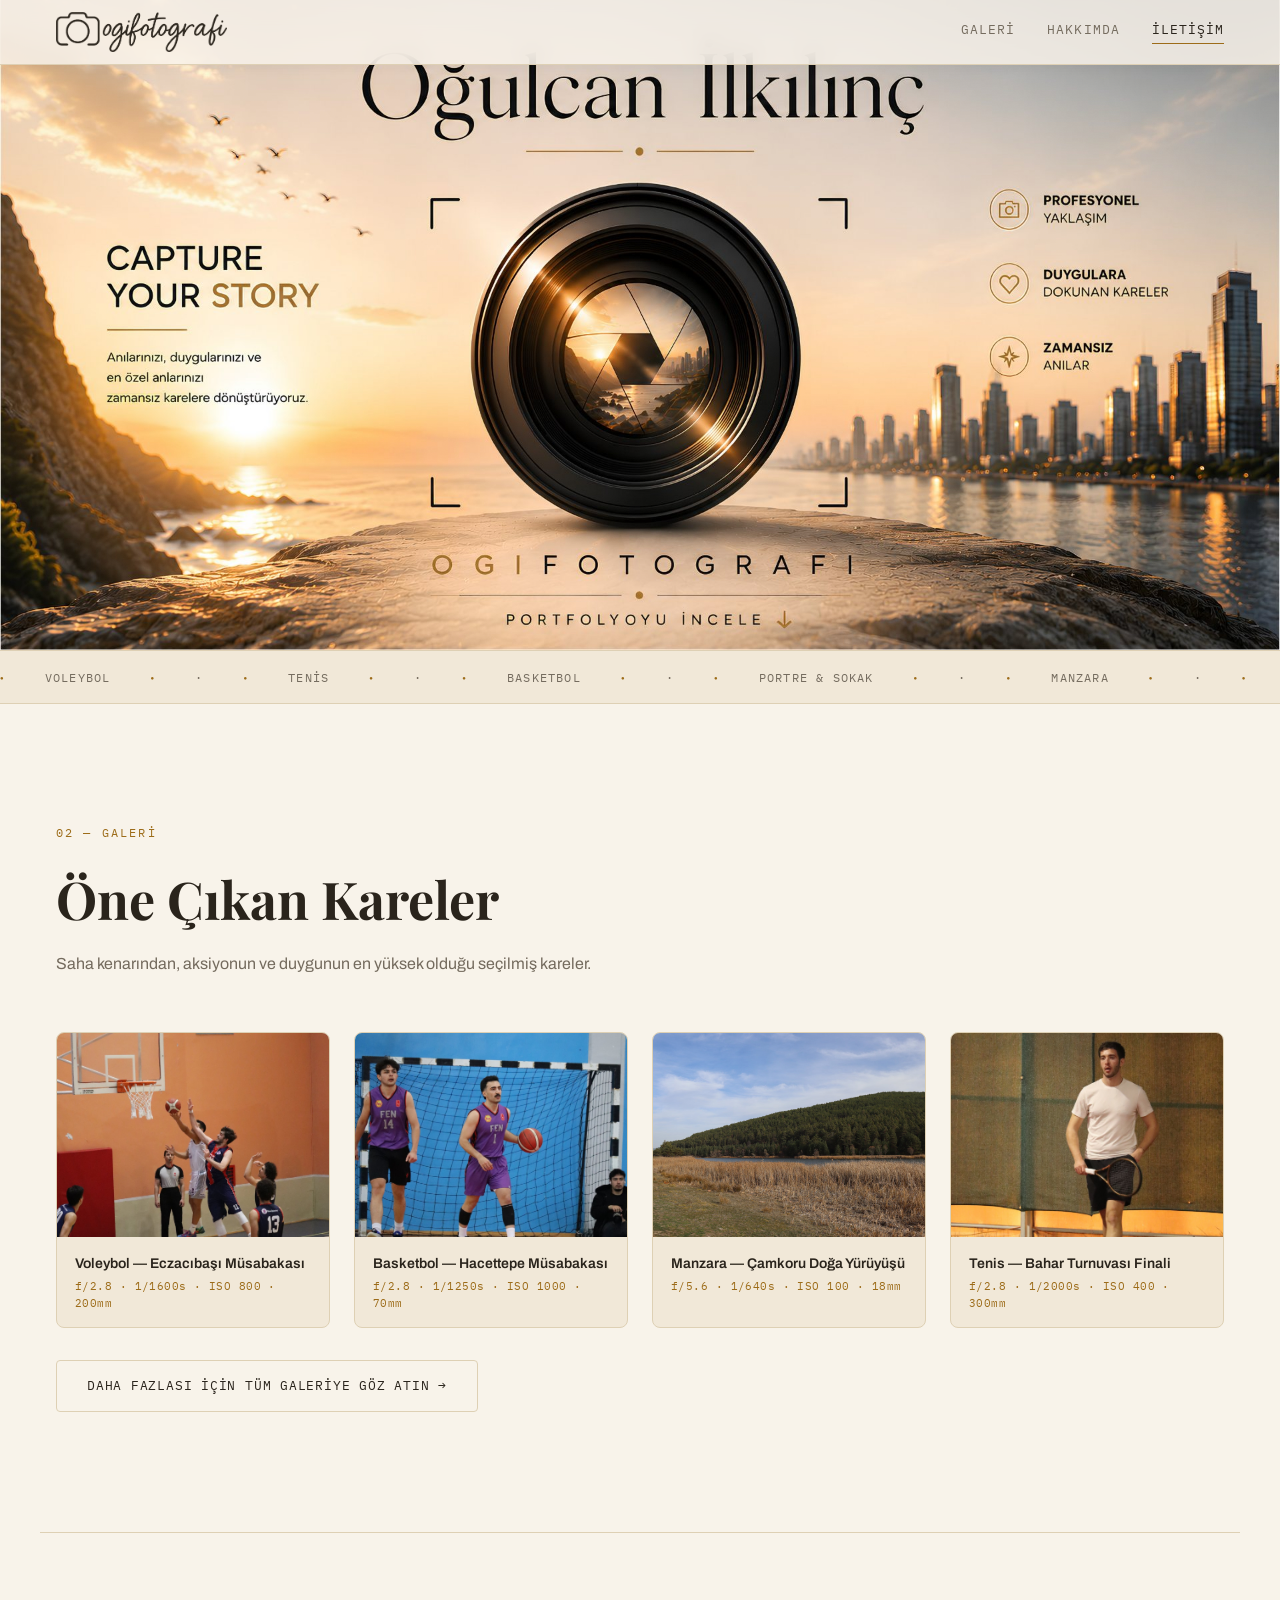
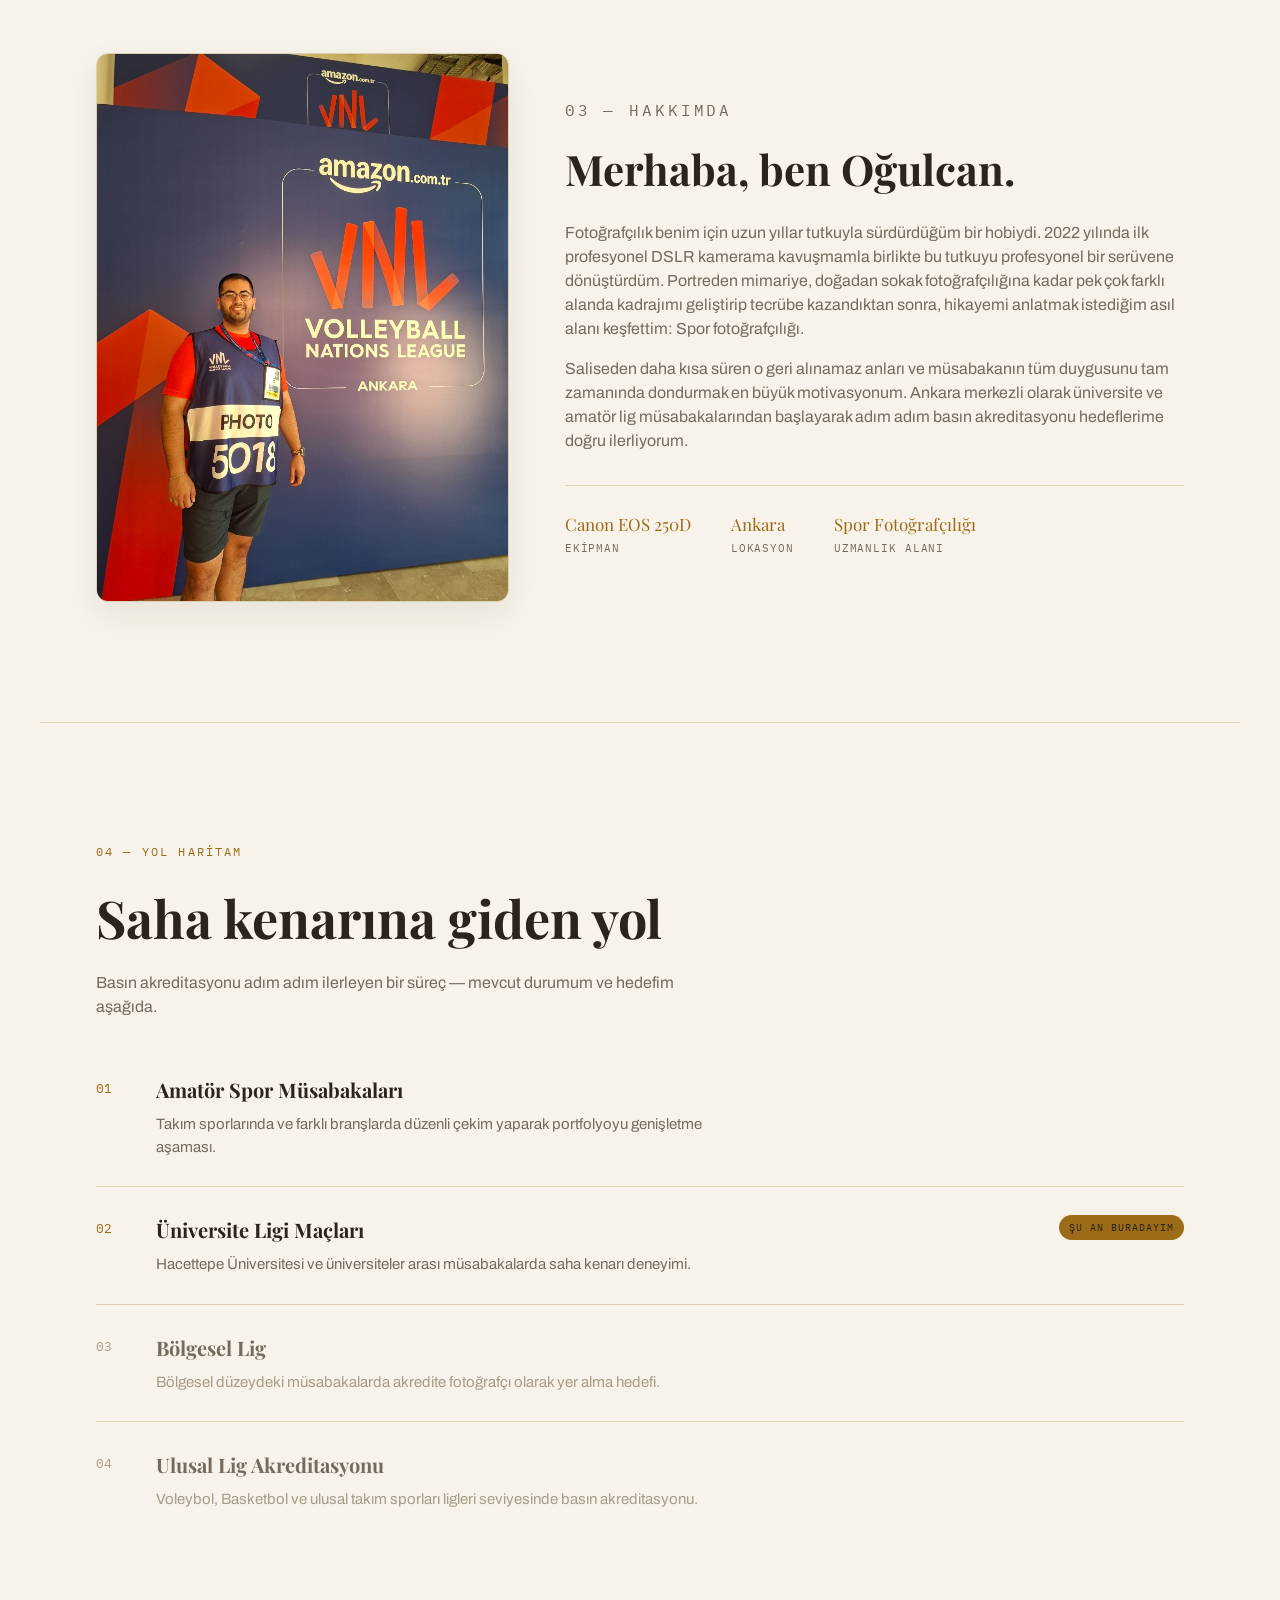
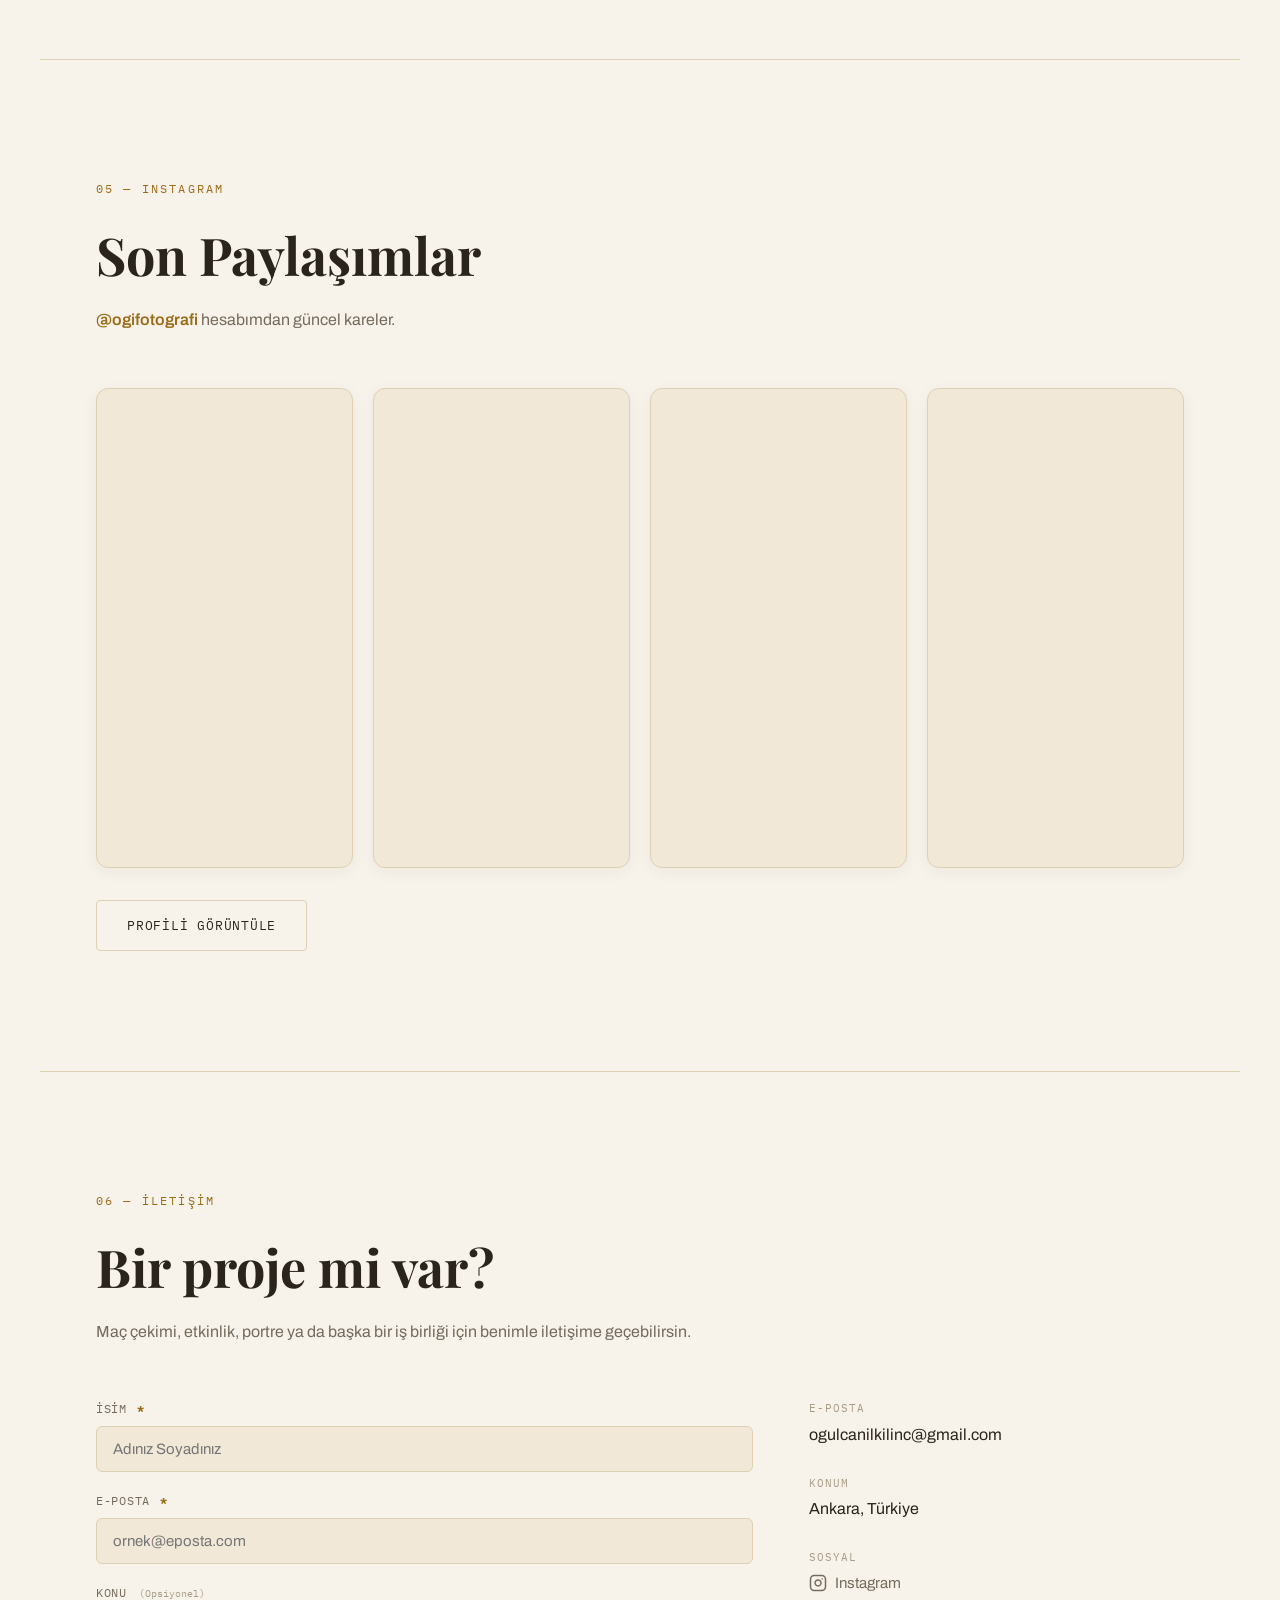
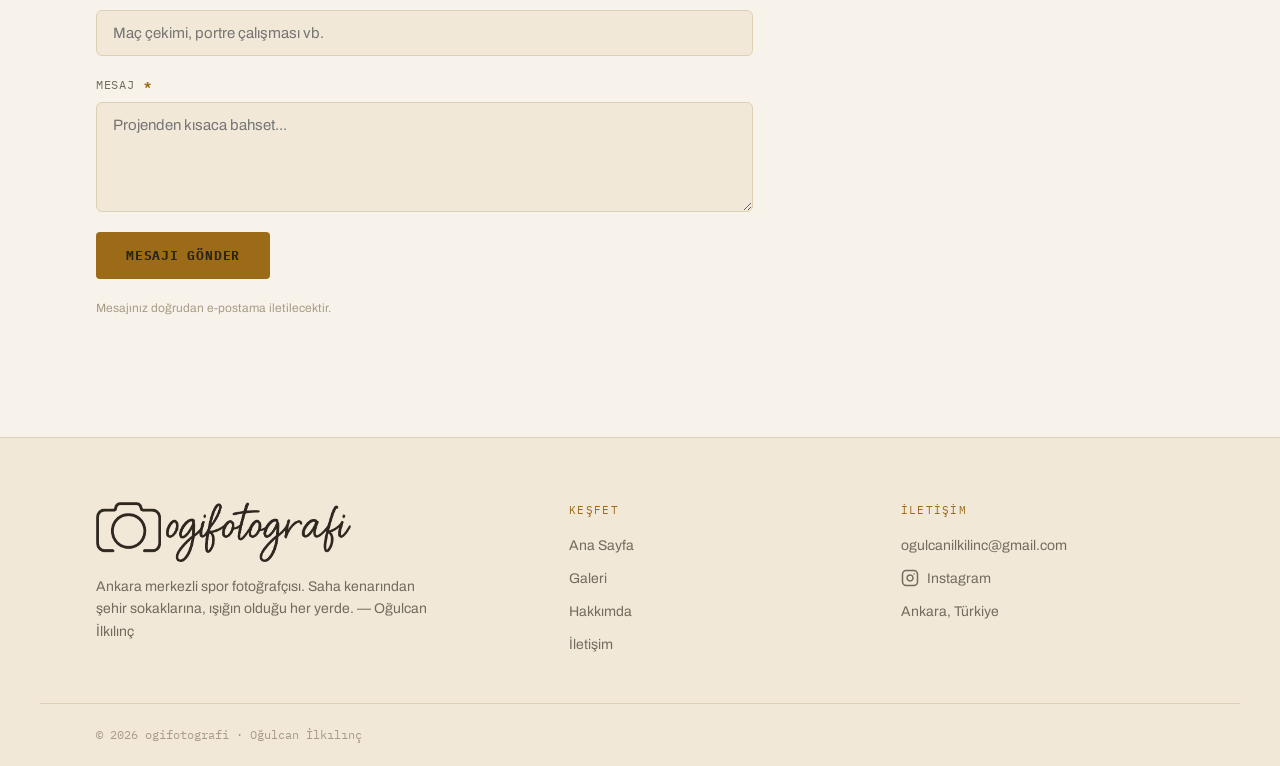
<file: index.html>
<!DOCTYPE html>
<html lang="tr">
<head>
<meta charset="UTF-8">
<meta name="viewport" content="width=device-width, initial-scale=1.0">
<title>ogifotografi — Oğulcan İlkılınç | Spor Fotoğrafçısı</title>
<meta name="description" content="ogifotografi — Ankara merkezli spor fotoğrafçısı Oğulcan İlkılınç. Saha içinden kareler, portre ve sokak fotoğrafçılığı.">
<meta property="og:type" content="website">
<meta property="og:title" content="ogifotografi — Oğulcan İlkılınç | Spor Fotoğrafçısı">
<meta property="og:description" content="Ankara merkezli spor fotoğrafçısı. Saha içinden kareler, portre ve sokak fotoğrafçılığı.">
<meta property="og:locale" content="tr_TR">
<meta name="twitter:card" content="summary_large_image">
<meta name="twitter:title" content="ogifotografi — Oğulcan İlkılınç">
<meta name="twitter:description" content="Ankara merkezli spor fotoğrafçısı. Saha içinden kareler, portre ve sokak fotoğrafçılığı.">
<meta name="theme-color" content="#F8F3EA">
<link rel="icon" type="image/png" href="assets/images/brand/favicon.png">
<link rel="preconnect" href="https://fonts.googleapis.com">
<link rel="preconnect" href="https://fonts.gstatic.com" crossorigin>
<link href="https://fonts.googleapis.com/css2?family=Playfair+Display:ital,wght@0,500;0,600;0,700;1,500;1,600&family=Archivo:wght@400;500;600;700&family=IBM+Plex+Mono:wght@400;500;600&display=swap" rel="stylesheet">
<link rel="stylesheet" href="css/style.css">
</head>
<body>

<div class="grain"></div>

<header class="site-header" id="top">
  <a href="index.html" class="brand">
    <img src="assets/images/brand/logo-brand-cropped.png" alt="ogifotografi" class="brand-logo-img">
  </a>
  <nav class="main-nav" id="mainNav">
    <a href="gallery.html">Galeri</a>
    <a href="#hakkimda">Hakkımda</a>
    <a href="#iletisim">İletişim</a>
  </nav>
  <button class="nav-toggle" id="navToggle" aria-label="Menüyü aç" aria-expanded="false">
    <span></span><span></span><span></span>
  </button>
</header>

<main>

  <!-- HERO -->
  <section class="hero" id="hero">
    <img src="assets/images/hero/hero-visual.jpg" alt="ogifotografi" class="hero-img" fetchpriority="high" loading="eager">
  </section>

  <!-- TICKER -->
  <div class="ticker" aria-hidden="true">
    <div class="ticker-track">
      <span>VOLEYBOL</span>
      <span>·</span>
      <span>TENİS</span>
      <span>·</span>
      <span>BASKETBOL</span>
      <span>·</span>
      <span>PORTRE & SOKAK</span>
      <span>·</span>
      <span>MANZARA</span>
      <span>·</span>
      <span>BUZ HOKEYİ</span>
      <span>·</span>
      <span>FUTSAL</span>
      <span>·</span>
      <span>SOLOTÜRK</span>
      <span>·</span>
      <span>BİSİKLET</span>
      <span>·</span>
      <span>KAYAK</span>
      <span>·</span>
      <span>MİMARİ</span>
      <span>·</span>
      <span>SUALTI</span>
      <span>·</span>
      <span>HAYVAN</span>
      <span>·</span>
      <span>MEZUNİYET</span>
      <span>·</span>
      <span>BİTKİ</span>
      <span>·</span>
      <span>QUIDDITCH</span>
      <span>·</span>
      <span>VOLEYBOL</span>
      <span>·</span>
      <span>TENİS</span>
      <span>·</span>
      <span>BASKETBOL</span>
      <span>·</span>
      <span>PORTRE & SOKAK</span>
      <span>·</span>
      <span>MANZARA</span>
      <span>·</span>
      <span>BUZ HOKEYİ</span>
      <span>·</span>
      <span>FUTSAL</span>
      <span>·</span>
      <span>SOLOTÜRK</span>
      <span>·</span>
      <span>BİSİKLET</span>
      <span>·</span>
      <span>KAYAK</span>
      <span>·</span>
      <span>MİMARİ</span>
      <span>·</span>
      <span>SUALTI</span>
      <span>·</span>
      <span>HAYVAN</span>
      <span>·</span>
      <span>MEZUNİYET</span>
      <span>·</span>
      <span>BİTKİ</span>
      <span>·</span>
      <span>QUIDDITCH</span>
      <span>·</span>
    </div>
  </div>

  <!-- FEATURED GALLERY -->
  <section class="featured-section" id="on-cikanlar">
    <div class="section-head">
      <p class="eyebrow">02 — Galeri</p>
      <h2>Öne Çıkan Kareler</h2>
      <p class="section-sub">Saha kenarından, aksiyonun ve duygunun en yüksek olduğu seçilmiş kareler.</p>
    </div>

    <div class="gallery-grid featured-grid">
      <figure class="photo-card" data-cat="voleybol">
        <div class="photo-img-wrap">
          <img src="assets/images/gallery/voleybol/voleybol_01.JPG" alt="Voleybol Müsabakası" loading="lazy" class="photo-img">
        </div>
        <figcaption>
          <span class="cap-title">Voleybol — Eczacıbaşı Müsabakası</span>
          <span class="cap-exif">f/2.8 · 1/1600s · ISO 800 · 200mm</span>
        </figcaption>
      </figure>

      <figure class="photo-card" data-cat="basketbol">
        <div class="photo-img-wrap">
          <img src="assets/images/gallery/basketbol/basketbol_01.JPG" alt="Basketbol Müsabakası" loading="lazy" class="photo-img">
        </div>
        <figcaption>
          <span class="cap-title">Basketbol — Hacettepe Müsabakası</span>
          <span class="cap-exif">f/2.8 · 1/1250s · ISO 1000 · 70mm</span>
        </figcaption>
      </figure>

      <figure class="photo-card" data-cat="manzara">
        <div class="photo-img-wrap">
          <img src="assets/images/gallery/manzara/IMG_9414.JPG" alt="Çamkoru Doğa Yürüyüşü" loading="lazy" class="photo-img">
        </div>
        <figcaption>
          <span class="cap-title">Manzara — Çamkoru Doğa Yürüyüşü</span>
          <span class="cap-exif">f/5.6 · 1/640s · ISO 100 · 18mm</span>
        </figcaption>
      </figure>

      <figure class="photo-card" data-cat="tenis">
        <div class="photo-img-wrap">
          <img src="assets/images/gallery/tenis/tenis_01.JPG" alt="Tenis Bahar Turnuvası" loading="lazy" class="photo-img">
        </div>
        <figcaption>
          <span class="cap-title">Tenis — Bahar Turnuvası Finali</span>
          <span class="cap-exif">f/2.8 · 1/2000s · ISO 400 · 300mm</span>
        </figcaption>
      </figure>
    </div>

    <a href="gallery.html" class="btn btn-ghost featured-more">Daha fazlası için tüm galeriye göz atın →</a>
  </section>

  <!-- ABOUT -->
  <section class="about-section" id="hakkimda">
    <div class="about-grid">
      <div class="about-photo">
        <img src="assets/images/about/ogulcan-portrait.jpg" alt="Oğulcan İlkılınç - VNL Ankara Fotoğrafçısı" class="about-portrait-img">
      </div>
      <div class="about-text">
        <p class="eyebrow">03 — Hakkımda</p>
        <h2>Merhaba, ben Oğulcan.</h2>
        <p>Fotoğrafçılık benim için uzun yıllar tutkuyla sürdürdüğüm bir hobiydi. 2022 yılında ilk profesyonel DSLR kamerama kavuşmamla birlikte bu tutkuyu profesyonel bir serüvene dönüştürdüm. Portreden mimariye, doğadan sokak fotoğrafçılığına kadar pek çok farklı alanda kadrajımı geliştirip tecrübe kazandıktan sonra, hikayemi anlatmak istediğim asıl alanı keşfettim: Spor fotoğrafçılığı.</p>
        <p>Saliseden daha kısa süren o geri alınamaz anları ve müsabakanın tüm duygusunu tam zamanında dondurmak en büyük motivasyonum. Ankara merkezli olarak üniversite ve amatör lig müsabakalarından başlayarak adım adım basın akreditasyonu hedeflerime doğru ilerliyorum.</p>
        <div class="about-stats">
          <div class="stat">
            <span class="stat-num">Canon EOS 250D</span>
            <span class="stat-label">Ekipman</span>
          </div>
          <div class="stat">
            <span class="stat-num">Ankara</span>
            <span class="stat-label">Lokasyon</span>
          </div>
          <div class="stat">
            <span class="stat-num">Spor Fotoğrafçılığı</span>
            <span class="stat-label">Uzmanlık Alanı</span>
          </div>
        </div>
      </div>
    </div>
  </section>

  <!-- ROADMAP -->
  <section class="roadmap-section">
    <div class="section-head">
      <p class="eyebrow">04 — Yol Haritam</p>
      <h2>Saha kenarına giden yol</h2>
      <p class="section-sub">Basın akreditasyonu adım adım ilerleyen bir süreç — mevcut durumum ve hedefim aşağıda.</p>
    </div>

    <div class="roadmap-track">
      <div class="roadmap-step done">
        <span class="rs-num">01</span>
        <div class="rs-body">
          <h3>Amatör Spor Müsabakaları</h3>
          <p>Takım sporlarında ve farklı branşlarda düzenli çekim yaparak portfolyoyu genişletme aşaması.</p>
        </div>
      </div>
      <div class="roadmap-step current">
        <span class="rs-num">02</span>
        <div class="rs-body">
          <h3>Üniversite Ligi Maçları</h3>
          <p>Hacettepe Üniversitesi ve üniversiteler arası müsabakalarda saha kenarı deneyimi.</p>
        </div>
      </div>
      <div class="roadmap-step">
        <span class="rs-num">03</span>
        <div class="rs-body">
          <h3>Bölgesel Lig</h3>
          <p>Bölgesel düzeydeki müsabakalarda akredite fotoğrafçı olarak yer alma hedefi.</p>
        </div>
      </div>
      <div class="roadmap-step">
        <span class="rs-num">04</span>
        <div class="rs-body">
          <h3>Ulusal Lig Akreditasyonu</h3>
          <p>Voleybol, Basketbol ve ulusal takım sporları ligleri seviyesinde basın akreditasyonu.</p>
        </div>
      </div>
    </div>
  </section>

  <!-- INSTAGRAM -->
  <section class="instagram-section">
    <div class="section-head">
      <p class="eyebrow">05 — Instagram</p>
      <h2>Son Paylaşımlar</h2>
      <p class="section-sub">
        <a href="https://www.instagram.com/ogifotografi/" target="_blank" rel="noopener" class="ig-handle">@ogifotografi</a>
        hesabımdan güncel kareler.
      </p>
    </div>

    <div class="instagram-grid" id="instagramGrid">
      <iframe src="https://www.instagram.com/p/DU08ZByDNbb/embed/" class="ig-embed-frame" frameborder="0" scrolling="no" allowtransparency="true" title="@ogifotografi Instagram Paylaşımı 1"></iframe>
      <iframe src="https://www.instagram.com/p/DUybBjnjOaZ/embed/" class="ig-embed-frame" frameborder="0" scrolling="no" allowtransparency="true" title="@ogifotografi Instagram Paylaşımı 2"></iframe>
      <iframe src="https://www.instagram.com/p/DVl3gDNDKv2/embed/" class="ig-embed-frame" frameborder="0" scrolling="no" allowtransparency="true" title="@ogifotografi Instagram Paylaşımı 3"></iframe>
      <iframe src="https://www.instagram.com/p/DVWdj0IjEYp/embed/" class="ig-embed-frame" frameborder="0" scrolling="no" allowtransparency="true" title="@ogifotografi Instagram Paylaşımı 4"></iframe>
    </div>

    <a href="https://www.instagram.com/ogifotografi/" target="_blank" rel="noopener" class="btn btn-ghost ig-cta">Profili Görüntüle</a>
  </section>

  <!-- CONTACT -->
  <section class="contact-section" id="iletisim">
    <div class="section-head">
      <p class="eyebrow">06 — İletişim</p>
      <h2>Bir proje mi var?</h2>
      <p class="section-sub">Maç çekimi, etkinlik, portre ya da başka bir iş birliği için benimle iletişime geçebilirsin.</p>
    </div>

    <div class="contact-grid">
      <form class="contact-form" id="contactForm" action="https://api.web3forms.com/submit" method="POST">
        <input type="hidden" name="access_key" value="860f84c8-3fb7-4e7e-8ff1-8c01119896ab">
        <input type="hidden" name="from_name" value="ogifotografi İletişim Formu">
        <input type="hidden" name="subject" value="Yeni İletişim Formu Mesajı">
        <input type="checkbox" name="botcheck" class="hidden" style="display: none;">
        <div class="field">
          <label for="name">İsim <span class="req-star">*</span></label>
          <input type="text" id="name" name="name" required placeholder="Adınız Soyadınız">
        </div>
        <div class="field">
          <label for="email">E-posta <span class="req-star">*</span></label>
          <input type="email" id="email" name="email" required placeholder="ornek@eposta.com">
        </div>
        <div class="field">
          <label for="subject">Konu <span class="opt-label">(Opsiyonel)</span></label>
          <input type="text" id="subject" name="subject" placeholder="Maç çekimi, portre çalışması vb.">
        </div>
        <div class="field">
          <label for="message">Mesaj <span class="req-star">*</span></label>
          <textarea id="message" name="message" rows="5" required placeholder="Projenden kısaca bahset..."></textarea>
        </div>
        <button type="submit" class="btn btn-primary">Mesajı Gönder</button>
        <p class="form-note" id="formNote">Mesajınız doğrudan e-postama iletilecektir.</p>
      </form>

      <div class="contact-side">
        <div class="contact-item">
          <span class="ci-label">E-posta</span>
          <a href="mailto:ogulcanilkilinc@gmail.com">ogulcanilkilinc@gmail.com</a>
        </div>
        <div class="contact-item">
          <span class="ci-label">Konum</span>
          <span>Ankara, Türkiye</span>
        </div>
        <div class="contact-item">
          <span class="ci-label">Sosyal</span>
          <div class="social-links">
            <a href="https://www.instagram.com/ogifotografi/" target="_blank" rel="noopener">
              <svg width="18" height="18" viewBox="0 0 24 24" fill="none" stroke="currentColor" stroke-width="2" stroke-linecap="round" stroke-linejoin="round" aria-hidden="true"><rect x="2" y="2" width="20" height="20" rx="5" ry="5"></rect><path d="M16 11.37A4 4 0 1 1 12.63 8 4 4 0 0 1 16 11.37z"></path><line x1="17.5" y1="6.5" x2="17.51" y2="6.5"></line></svg>
              <span>Instagram</span>
            </a>
          </div>
        </div>
      </div>
    </div>
  </section>

</main>

<footer class="site-footer">
  <div class="footer-main">
    <div class="footer-brand">
      <a href="index.html" class="brand">
        <img src="assets/images/brand/logo-brand-transparent.png" alt="ogifotografi" class="brand-logo-img">
      </a>
      <p class="footer-tagline">Ankara merkezli spor fotoğrafçısı. Saha kenarından şehir sokaklarına, ışığın olduğu her yerde. — Oğulcan İlkılınç</p>
    </div>

    <div class="footer-col">
      <span class="footer-col-title">Keşfet</span>
      <a href="#top">Ana Sayfa</a>
      <a href="gallery.html">Galeri</a>
      <a href="#hakkimda">Hakkımda</a>
      <a href="#iletisim">İletişim</a>
    </div>

    <div class="footer-col">
      <span class="footer-col-title">İletişim</span>
      <a href="mailto:ogulcanilkilinc@gmail.com">ogulcanilkilinc@gmail.com</a>
      <a href="https://www.instagram.com/ogifotografi/" target="_blank" rel="noopener" style="display: inline-flex; align-items: center; gap: 8px;">
        <svg width="18" height="18" viewBox="0 0 24 24" fill="none" stroke="currentColor" stroke-width="2" stroke-linecap="round" stroke-linejoin="round" aria-hidden="true"><rect x="2" y="2" width="20" height="20" rx="5" ry="5"></rect><path d="M16 11.37A4 4 0 1 1 12.63 8 4 4 0 0 1 16 11.37z"></path><line x1="17.5" y1="6.5" x2="17.51" y2="6.5"></line></svg>
        <span>Instagram</span>
      </a>
      <span class="footer-plain">Ankara, Türkiye</span>
    </div>
  </div>

  <div class="footer-bottom">
    <span>© <span id="year"></span> ogifotografi · Oğulcan İlkılınç</span>
  </div>
</footer>

<div class="lightbox" id="lightbox">
  <div class="lightbox-inner">
    <button class="lightbox-nav lightbox-prev" id="lightboxPrev" aria-label="Önceki Fotoğraf">‹</button>
    <button class="lightbox-nav lightbox-next" id="lightboxNext" aria-label="Sonraki Fotoğraf">›</button>
    <div class="lightbox-photo">
      <span class="ph-icon">📷</span>
      <span class="ph-label" id="lightboxLabel">Fotoğraf eklenecek</span>
    </div>
    <div class="lightbox-info">
      <span class="cap-title" id="lightboxTitle">Başlık</span>
      <span class="cap-exif" id="lightboxExif">f/2.8 · 1/2000s · ISO 400</span>
    </div>
  </div>
  <button class="lightbox-close" id="lightboxClose" aria-label="Kapat">✕</button>
</div>

<!-- Floating Scroll To Top Button -->
<a href="#top" class="scroll-top-btn" id="scrollTopBtn" aria-label="Yukarı çık">
  <svg width="20" height="20" viewBox="0 0 24 24" fill="none" stroke="currentColor" stroke-width="2.5" stroke-linecap="round" stroke-linejoin="round" aria-hidden="true"><path d="M18 15l-6-6-6 6"/></svg>
</a>

<script src="js/main.js"></script>
<script async src="https://www.instagram.com/embed.js"></script>
</body>
</html>
</file>
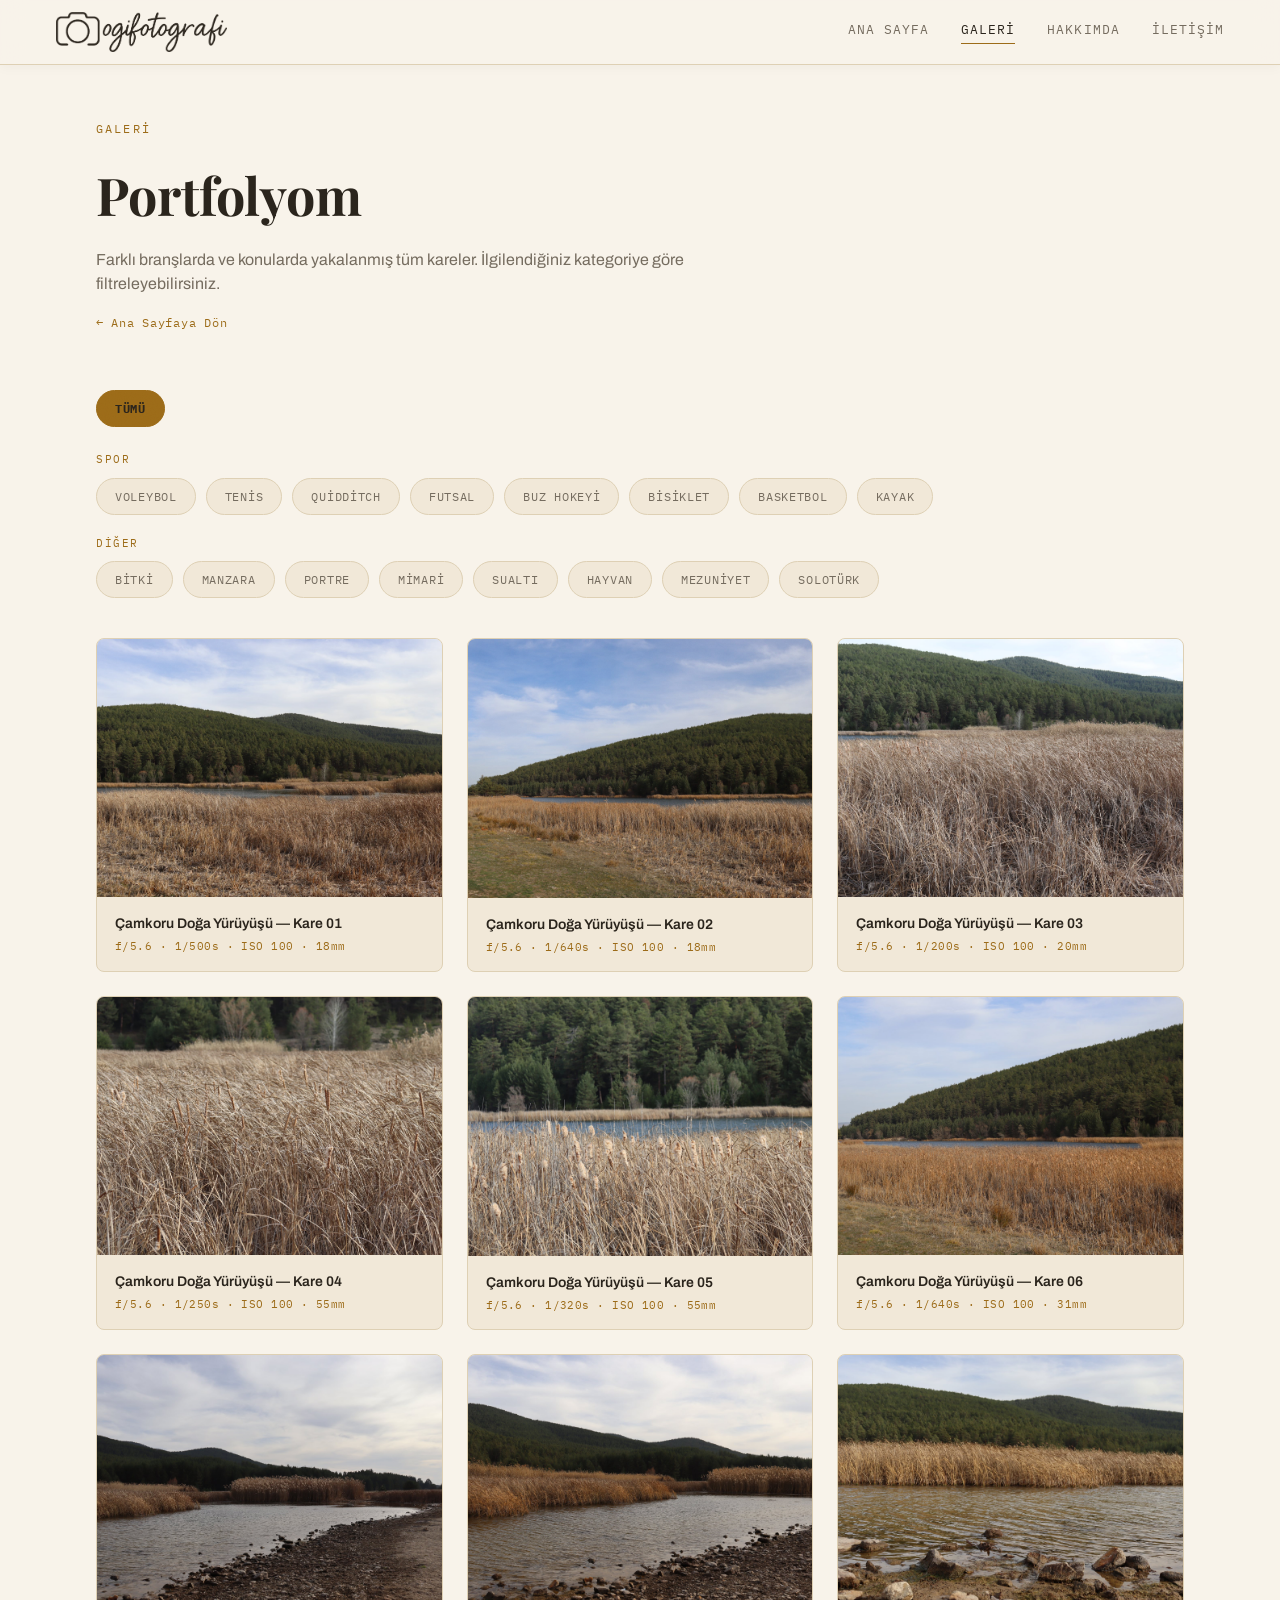
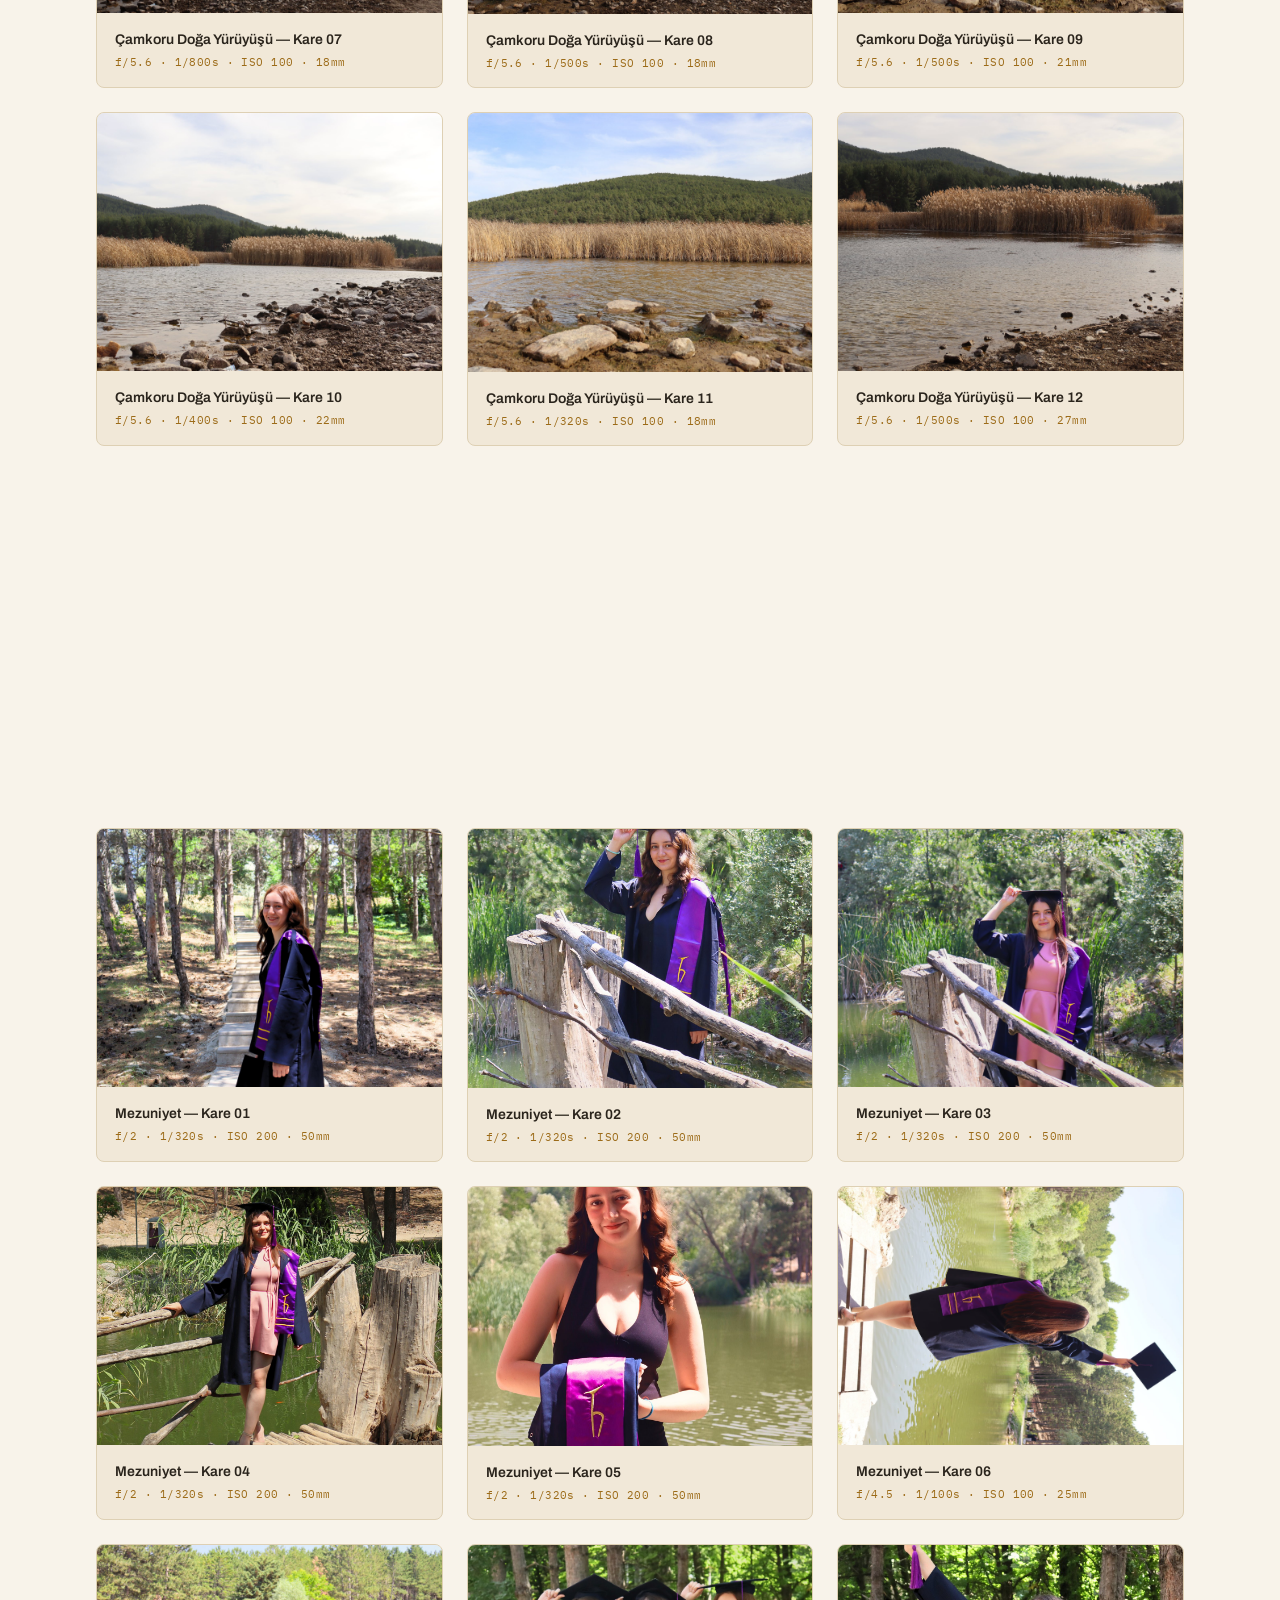
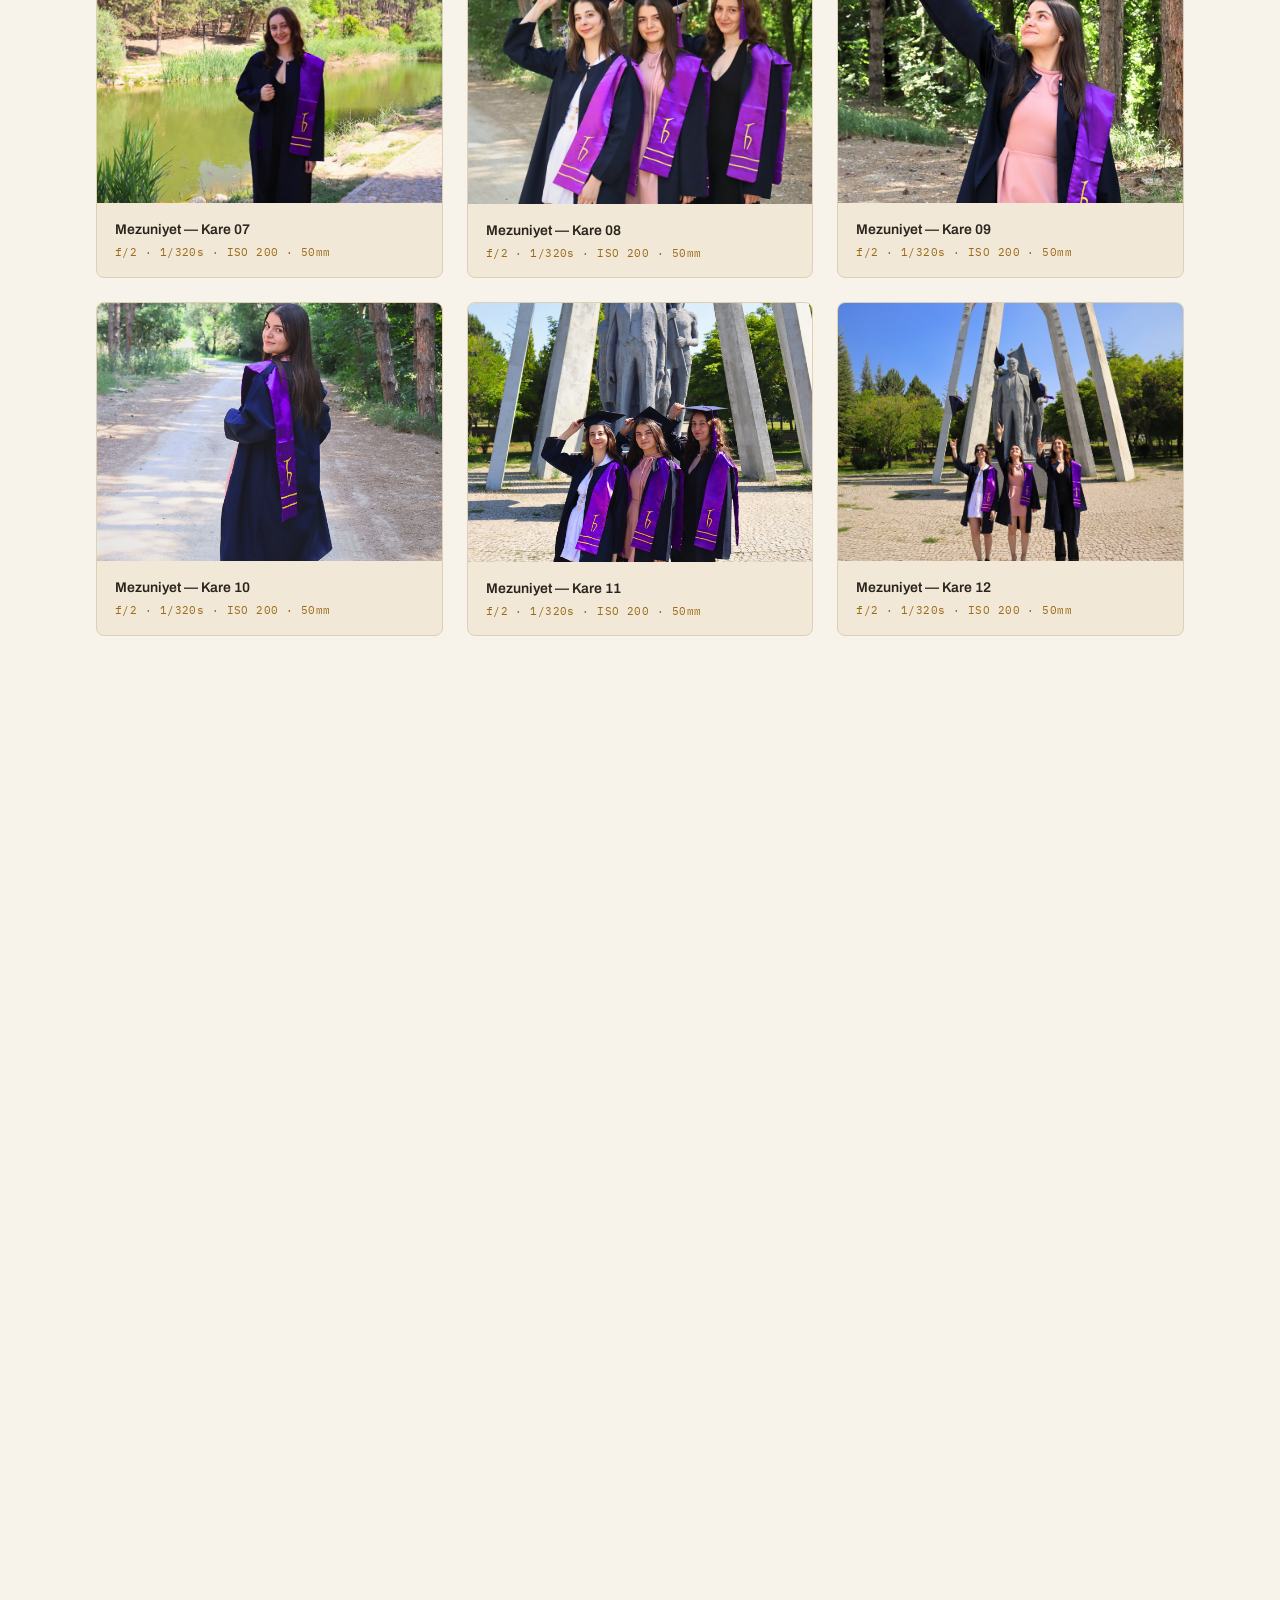
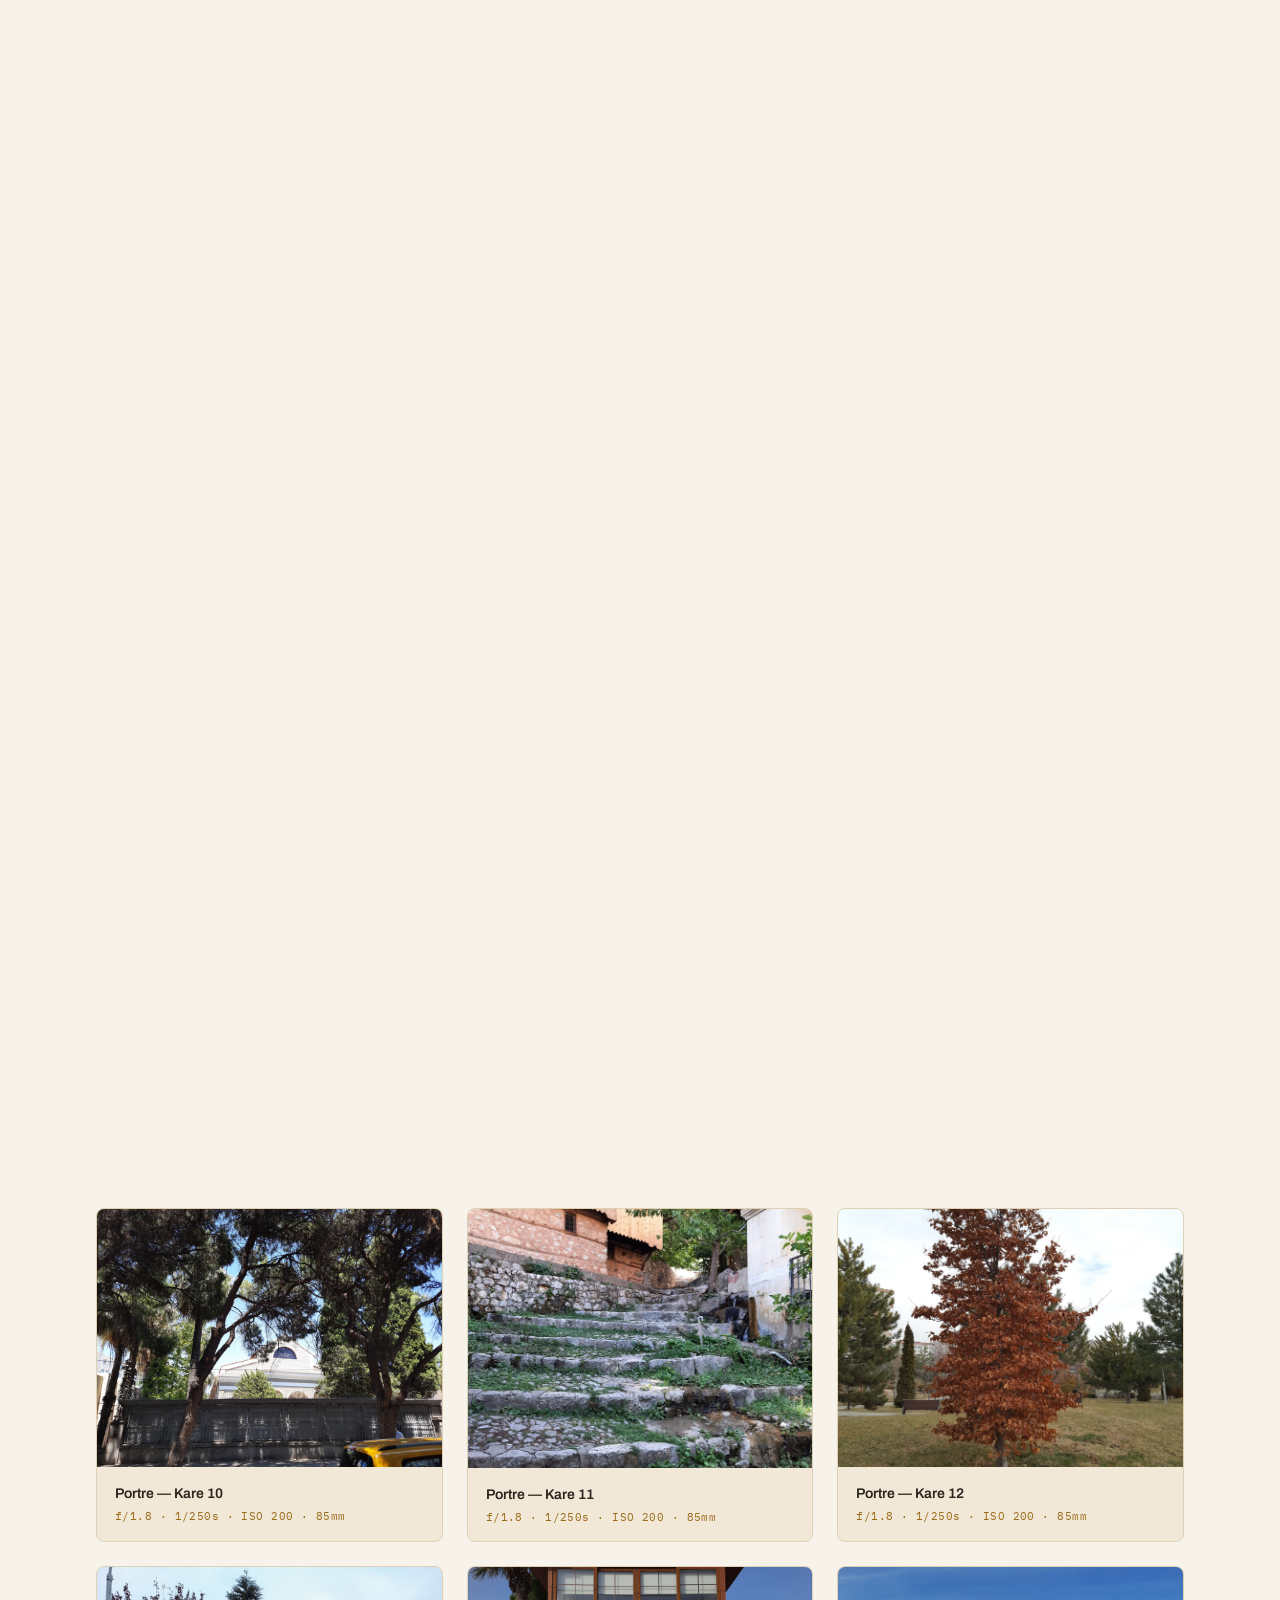
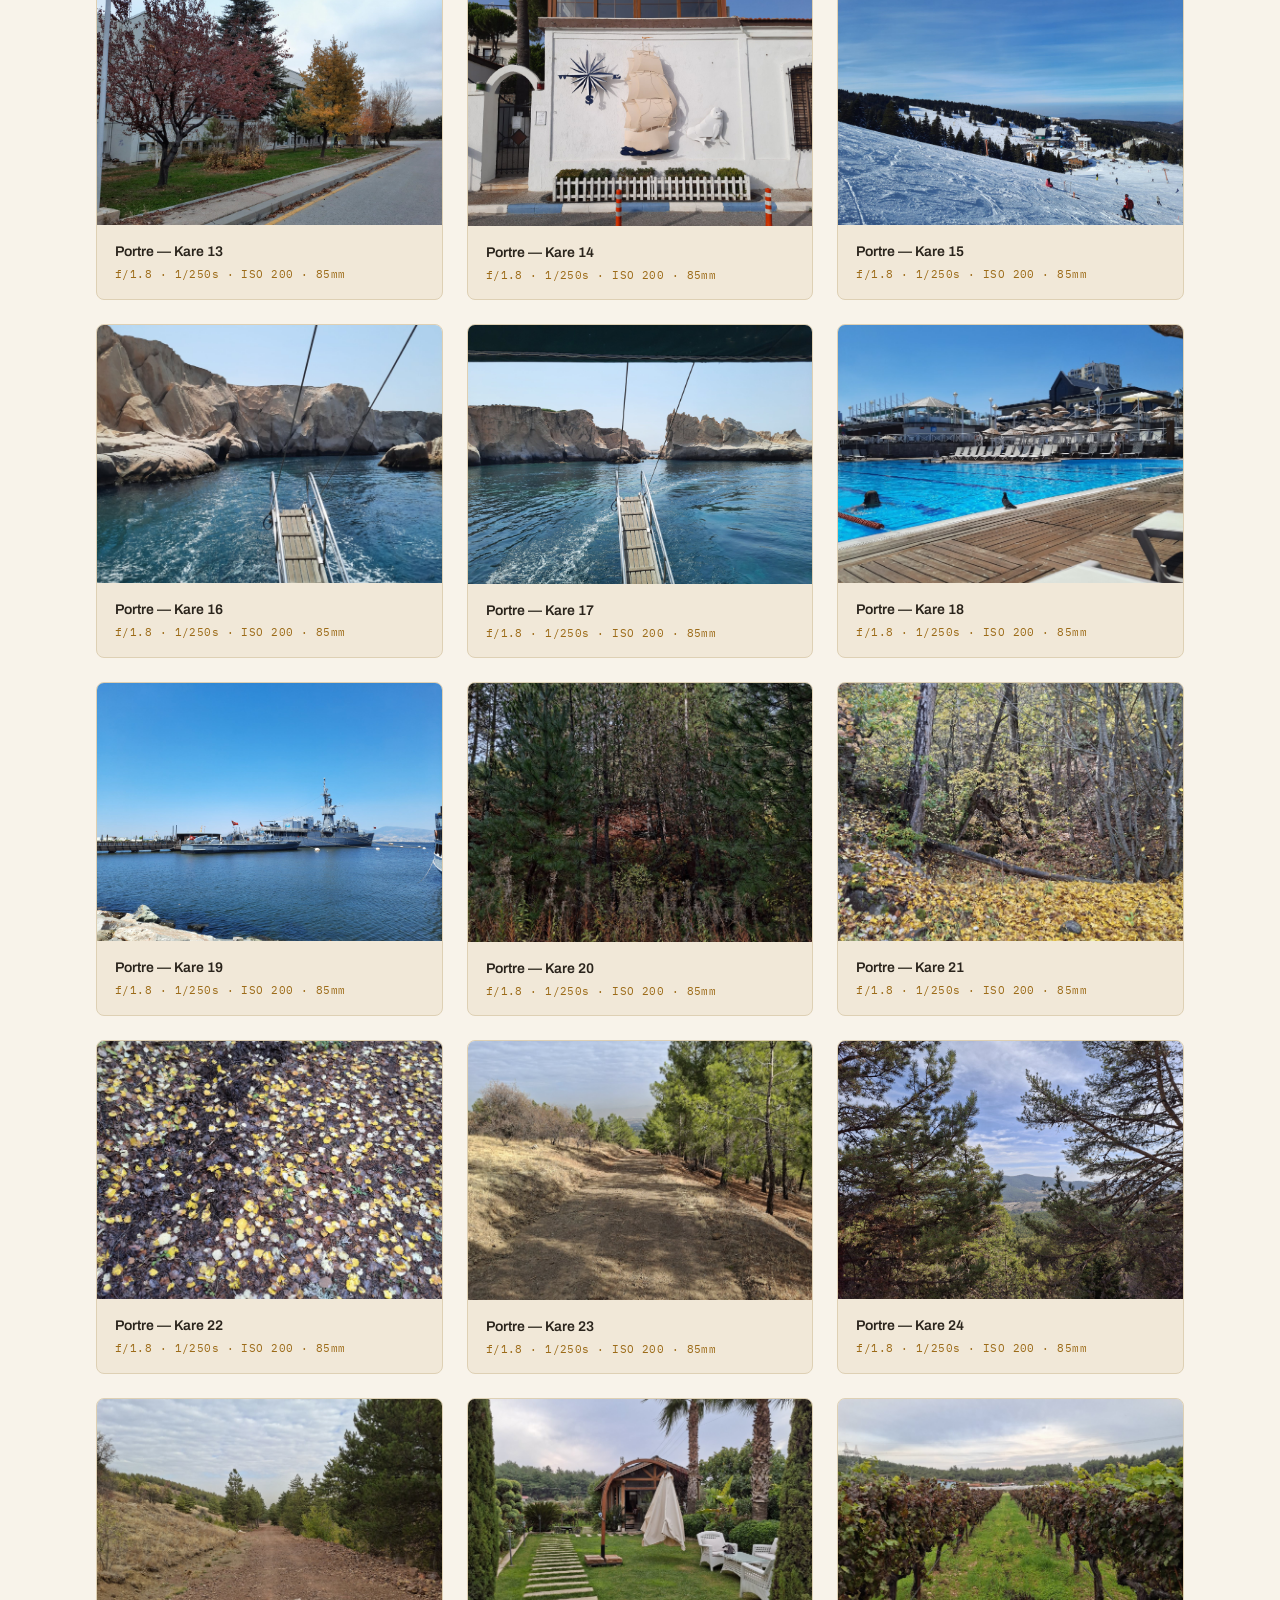
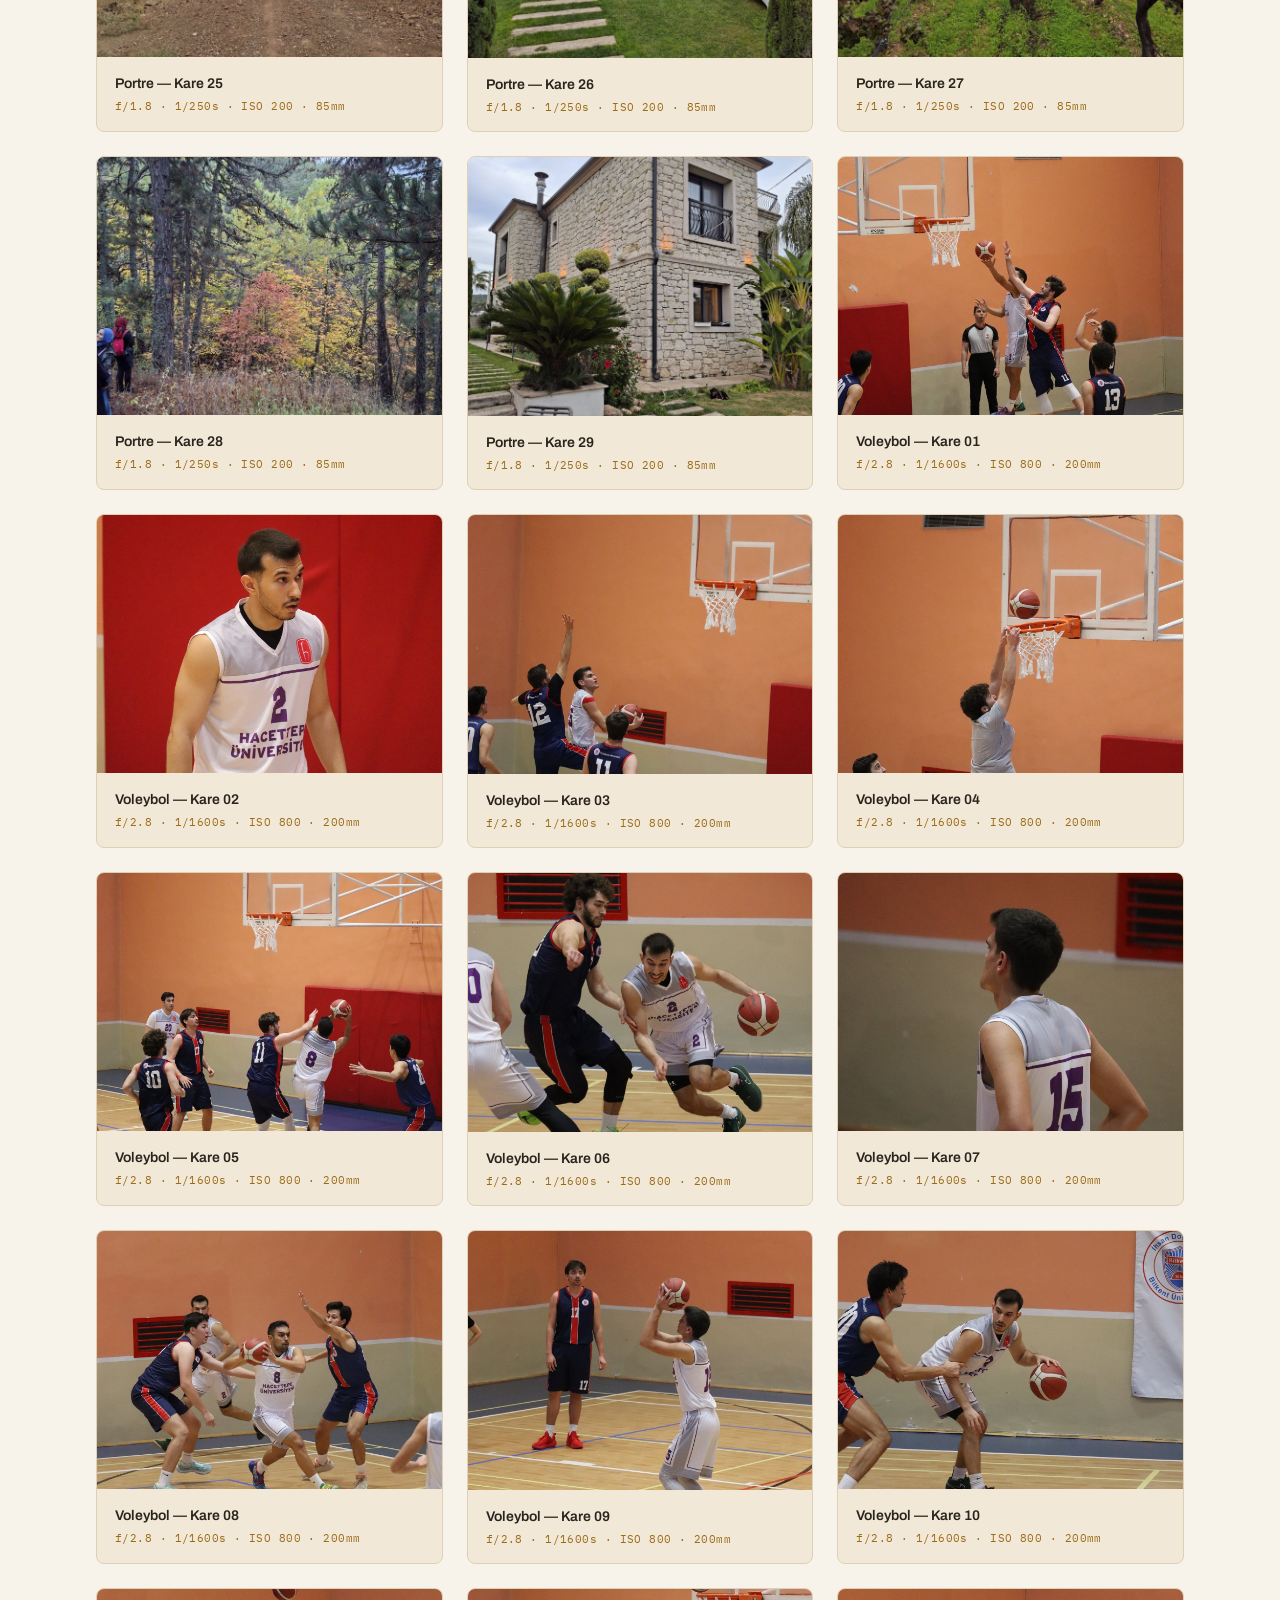
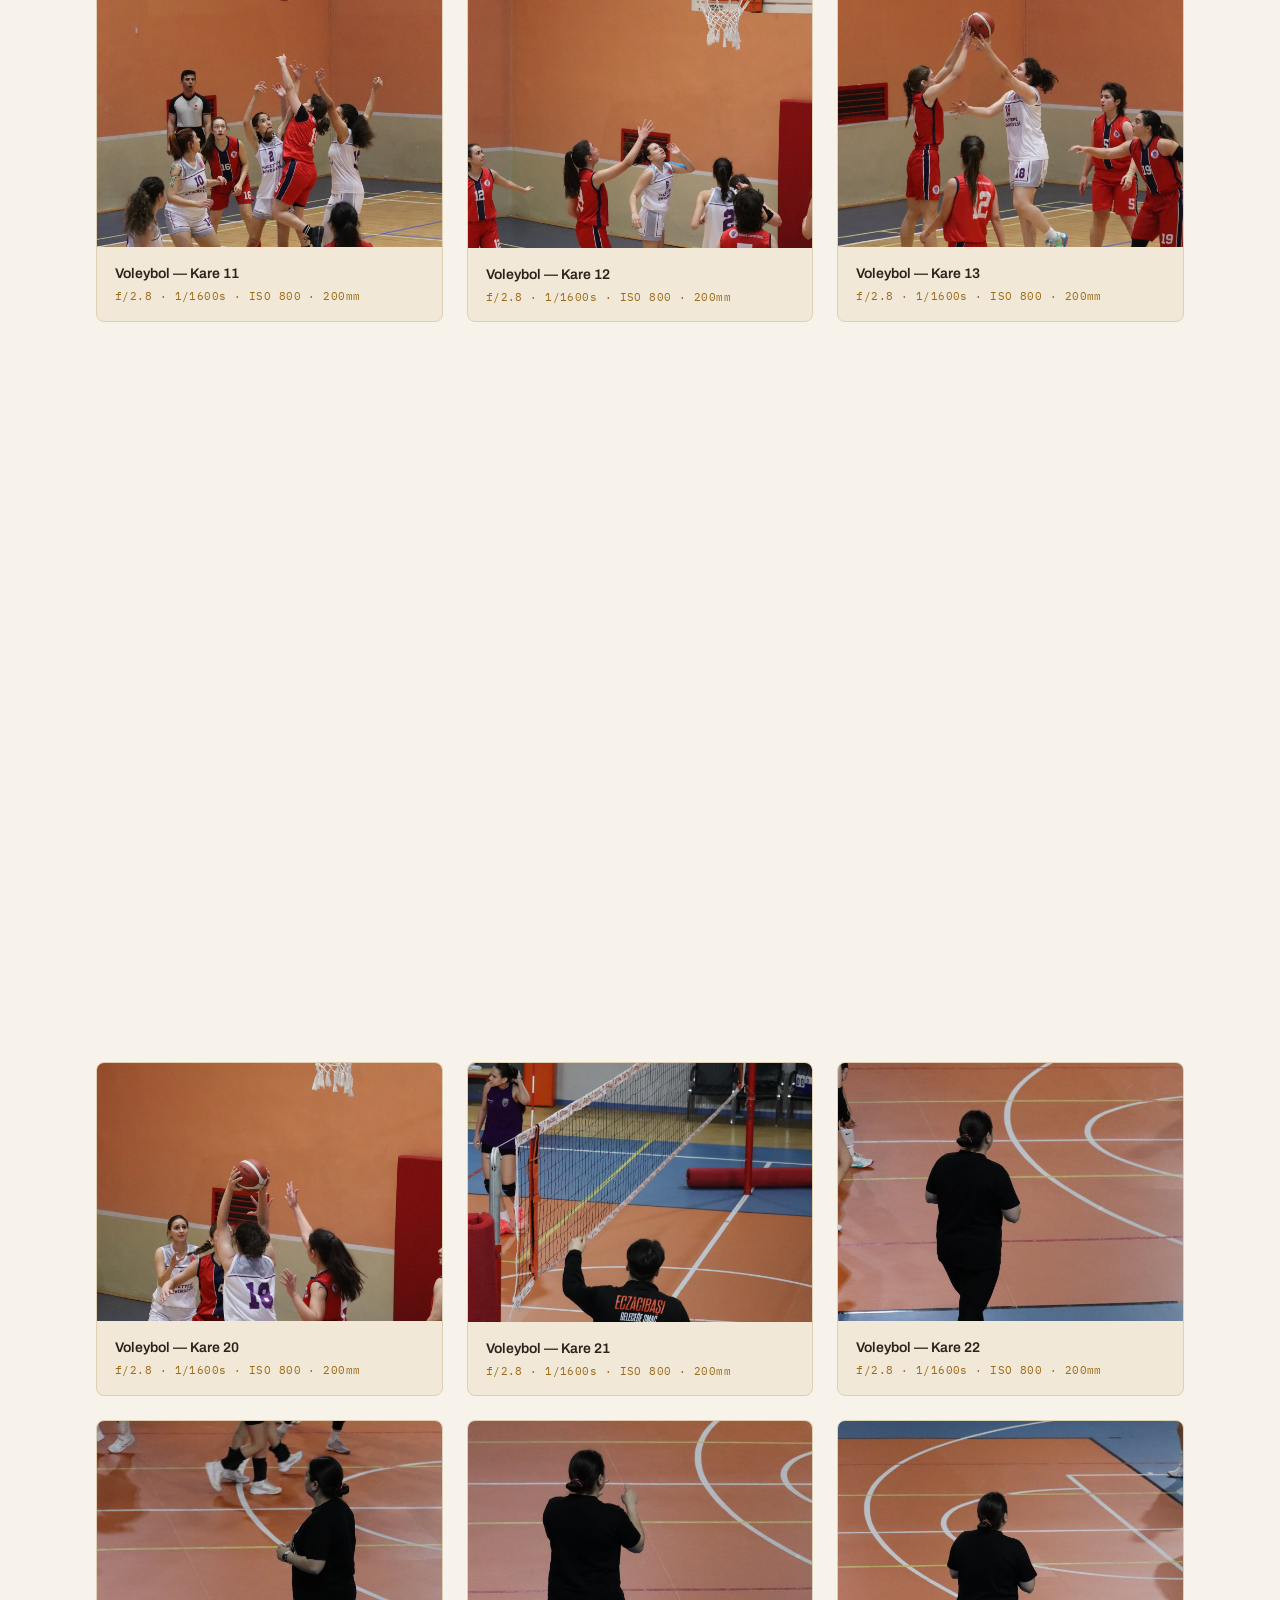
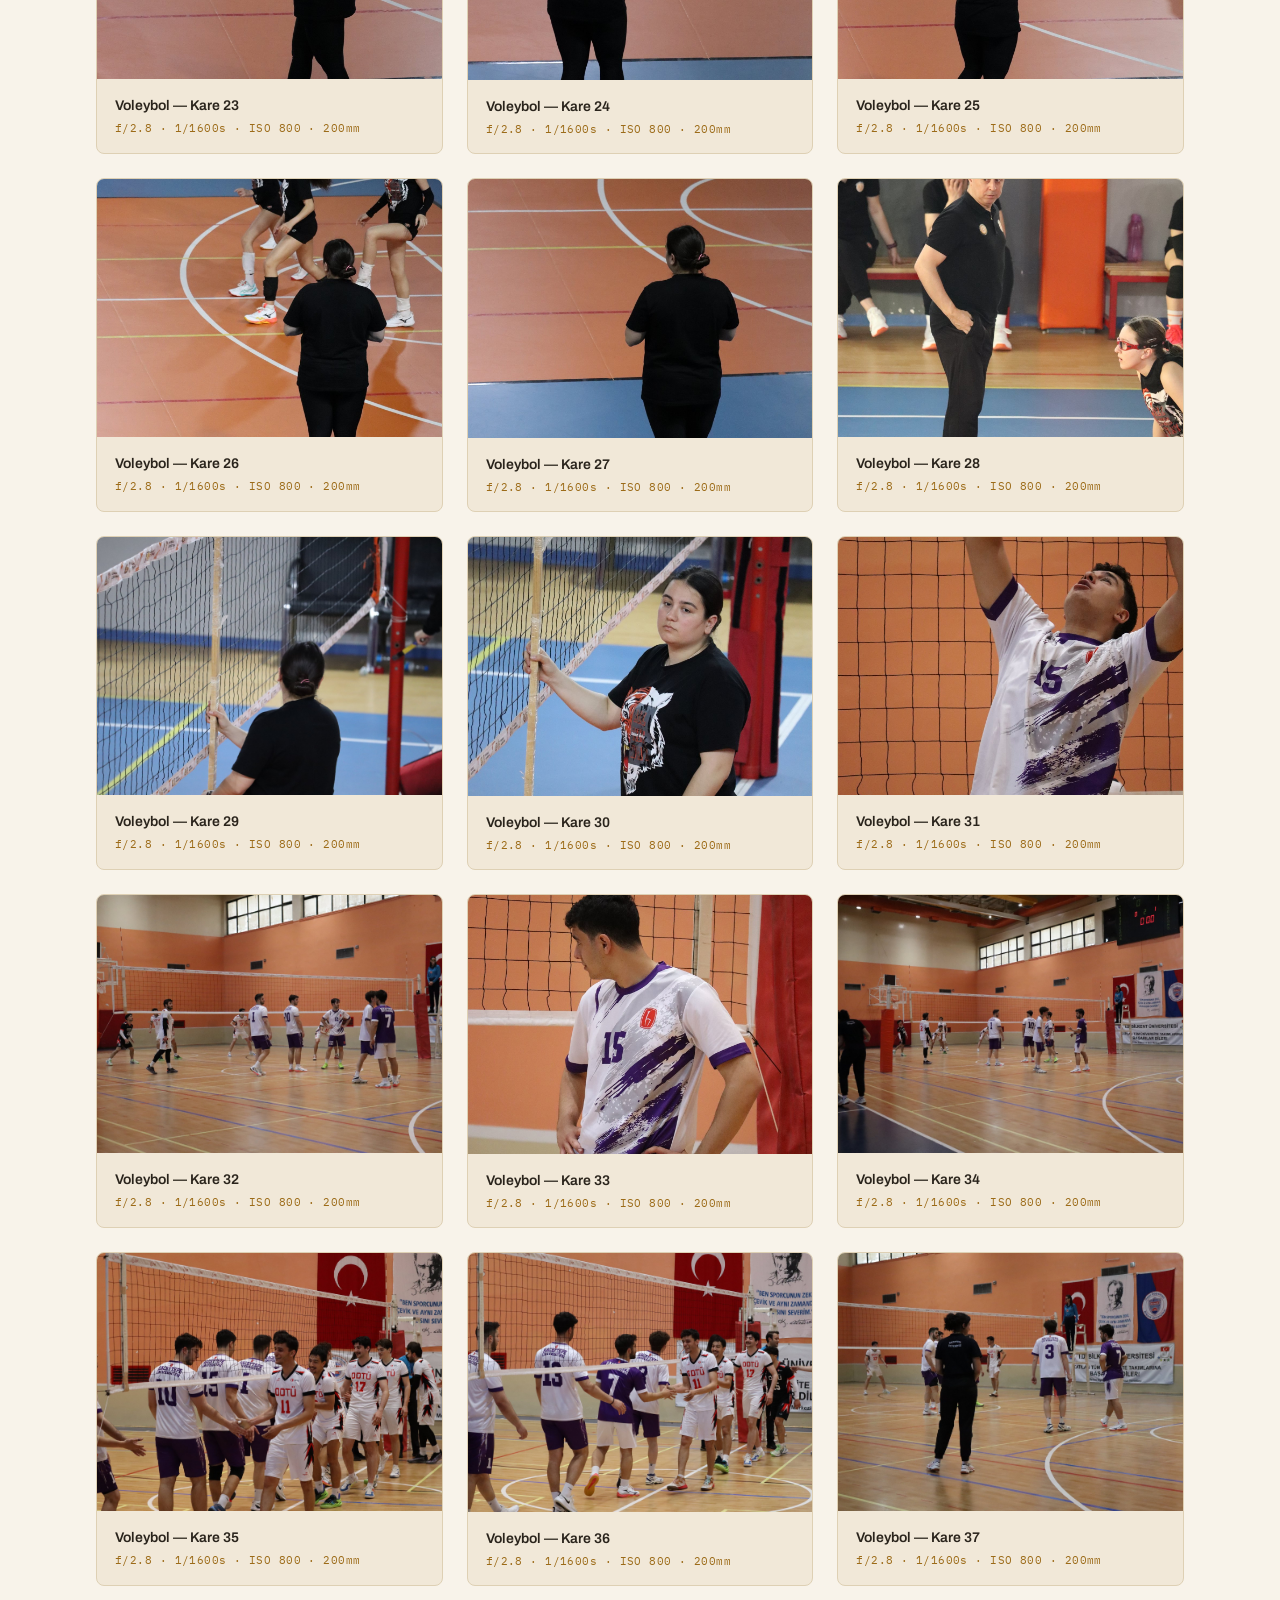
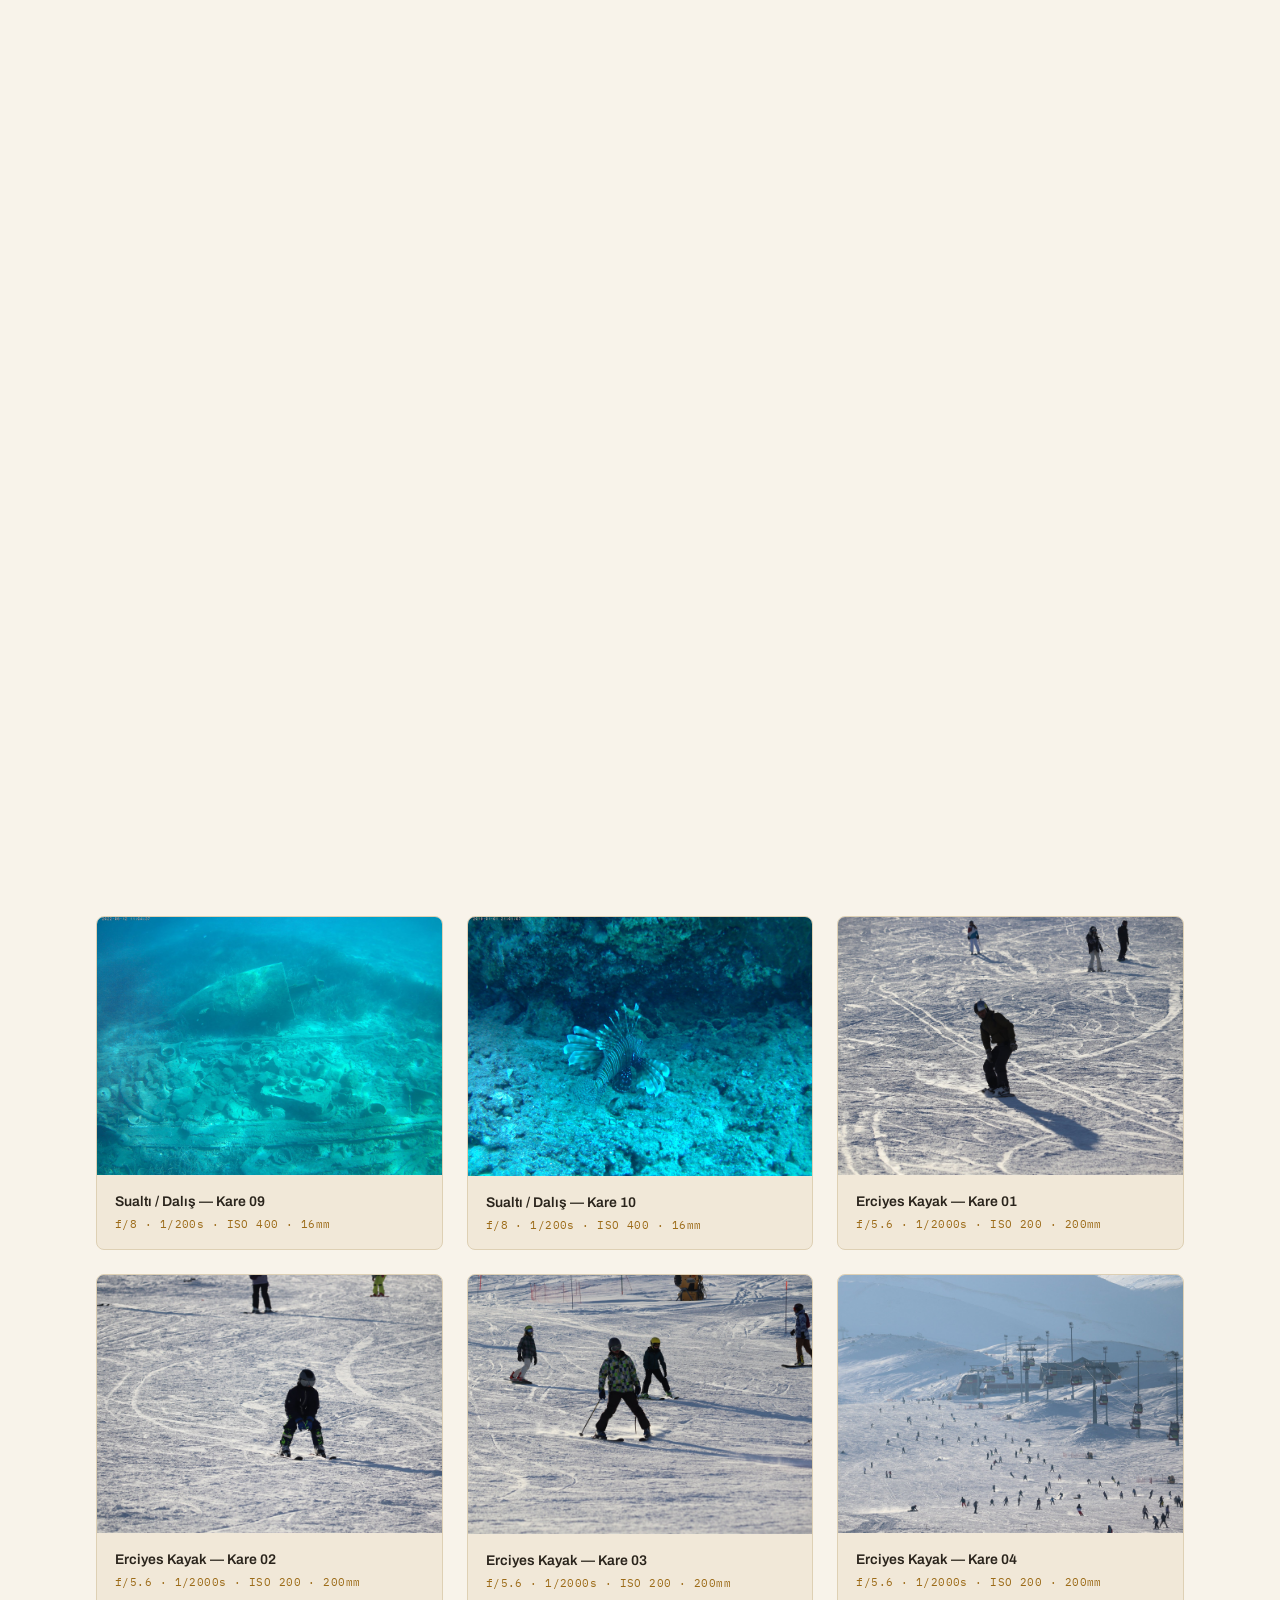
<file: gallery.html>
<!DOCTYPE html>
<html lang="tr">
<head>
<meta charset="UTF-8">
<meta name="viewport" content="width=device-width, initial-scale=1.0">
<title>Galeri — ogifotografi | Oğulcan İlkılınç</title>
<meta name="description" content="ogifotografi galerisi — spor, portre, doğa ve daha fazla kategoride kareler.">
<meta property="og:type" content="website">
<meta property="og:title" content="Galeri — ogifotografi">
<meta property="og:description" content="ogifotografi galerisi — spor, portre, doğa ve daha fazla kategoride kareler.">
<meta property="og:locale" content="tr_TR">
<meta name="twitter:card" content="summary_large_image">
<meta name="twitter:title" content="Galeri — ogifotografi">
<meta name="theme-color" content="#F8F3EA">
<link rel="icon" type="image/png" href="assets/images/brand/favicon.png">
<link rel="preconnect" href="https://fonts.googleapis.com">
<link rel="preconnect" href="https://fonts.gstatic.com" crossorigin>
<link href="https://fonts.googleapis.com/css2?family=Playfair+Display:ital,wght@0,500;0,600;0,700;1,500;1,600&family=Archivo:wght@400;500;600;700&family=IBM+Plex+Mono:wght@400;500;600&display=swap" rel="stylesheet">
<link rel="stylesheet" href="css/style.css">
</head>
<body>

<div class="grain"></div>

<header class="site-header" id="top">
  <a href="index.html" class="brand">
    <img src="assets/images/brand/logo-brand-cropped.png" alt="ogifotografi" class="brand-logo-img">
  </a>
  <nav class="main-nav" id="mainNav">
    <a href="index.html">Ana Sayfa</a>
    <a href="gallery.html" class="active">Galeri</a>
    <a href="index.html#hakkimda">Hakkımda</a>
    <a href="index.html#iletisim">İletişim</a>
  </nav>
  <button class="nav-toggle" id="navToggle" aria-label="Menüyü aç" aria-expanded="false">
    <span></span><span></span><span></span>
  </button>
</header>

<main class="gallery-page-main">

  <!-- GALLERY -->
  <section class="gallery-section" id="galeri">
    <div class="section-head">
      <p class="eyebrow">Galeri</p>
      <h2>Portfolyom</h2>
      <p class="section-sub">Farklı branşlarda ve konularda yakalanmış tüm kareler. İlgilendiğiniz kategoriye göre filtreleyebilirsiniz.</p>
      <a href="index.html" class="back-home">← Ana Sayfaya Dön</a>
    </div>

    <div class="filters" id="filters">
      <div class="filter-all-wrapper">
        <button class="filter-btn active" data-filter="all">Tümü</button>
      </div>

      <div class="filter-group">
        <span class="filter-group-label">Spor</span>
        <div class="filter-group-btns">
          <button class="filter-btn" data-filter="voleybol">Voleybol</button>
          <button class="filter-btn" data-filter="tenis">Tenis</button>
          <button class="filter-btn" data-filter="quidditch">Quidditch</button>
          <button class="filter-btn" data-filter="futsal">Futsal</button>
          <button class="filter-btn" data-filter="buz-hokeyi">Buz Hokeyi</button>
          <button class="filter-btn" data-filter="bisiklet">Bisiklet</button>
          <button class="filter-btn" data-filter="basketbol">Basketbol</button>
          <button class="filter-btn" data-filter="kayak">Kayak</button>
        </div>
      </div>

      <div class="filter-group">
        <span class="filter-group-label">Diğer</span>
        <div class="filter-group-btns">
          <button class="filter-btn" data-filter="bitki">Bitki</button>
          <button class="filter-btn" data-filter="manzara">Manzara</button>
          <button class="filter-btn" data-filter="portre">Portre</button>
          <button class="filter-btn" data-filter="mimari">Mimari</button>
          <button class="filter-btn" data-filter="sualti">Sualtı</button>
          <button class="filter-btn" data-filter="hayvan">Hayvan</button>
          <button class="filter-btn" data-filter="mezuniyet">Mezuniyet</button>
          <button class="filter-btn" data-filter="solotork">Solotürk</button>
        </div>
      </div>
    </div>

    <div class="gallery-grid" id="galleryGrid">
      <figure class="photo-card" data-cat="manzara">
        <div class="photo-img-wrap">
          <img src="assets/images/gallery/manzara/IMG_9412.JPG" alt="Çamkoru Doğa Yürüyüşü — Kare 01" loading="lazy" class="photo-img">
        </div>
        <figcaption>
          <span class="cap-title">Çamkoru Doğa Yürüyüşü — Kare 01</span>
          <span class="cap-exif">f/5.6 · 1/500s · ISO 100 · 18mm</span>
        </figcaption>
      </figure>
      <figure class="photo-card" data-cat="manzara">
        <div class="photo-img-wrap">
          <img src="assets/images/gallery/manzara/IMG_9414.JPG" alt="Çamkoru Doğa Yürüyüşü — Kare 02" loading="lazy" class="photo-img">
        </div>
        <figcaption>
          <span class="cap-title">Çamkoru Doğa Yürüyüşü — Kare 02</span>
          <span class="cap-exif">f/5.6 · 1/640s · ISO 100 · 18mm</span>
        </figcaption>
      </figure>
      <figure class="photo-card" data-cat="manzara">
        <div class="photo-img-wrap">
          <img src="assets/images/gallery/manzara/IMG_9417.JPG" alt="Çamkoru Doğa Yürüyüşü — Kare 03" loading="lazy" class="photo-img">
        </div>
        <figcaption>
          <span class="cap-title">Çamkoru Doğa Yürüyüşü — Kare 03</span>
          <span class="cap-exif">f/5.6 · 1/200s · ISO 100 · 20mm</span>
        </figcaption>
      </figure>
      <figure class="photo-card" data-cat="manzara">
        <div class="photo-img-wrap">
          <img src="assets/images/gallery/manzara/IMG_9419.JPG" alt="Çamkoru Doğa Yürüyüşü — Kare 04" loading="lazy" class="photo-img">
        </div>
        <figcaption>
          <span class="cap-title">Çamkoru Doğa Yürüyüşü — Kare 04</span>
          <span class="cap-exif">f/5.6 · 1/250s · ISO 100 · 55mm</span>
        </figcaption>
      </figure>
      <figure class="photo-card" data-cat="manzara">
        <div class="photo-img-wrap">
          <img src="assets/images/gallery/manzara/IMG_9423.JPG" alt="Çamkoru Doğa Yürüyüşü — Kare 05" loading="lazy" class="photo-img">
        </div>
        <figcaption>
          <span class="cap-title">Çamkoru Doğa Yürüyüşü — Kare 05</span>
          <span class="cap-exif">f/5.6 · 1/320s · ISO 100 · 55mm</span>
        </figcaption>
      </figure>
      <figure class="photo-card" data-cat="manzara">
        <div class="photo-img-wrap">
          <img src="assets/images/gallery/manzara/IMG_9429.JPG" alt="Çamkoru Doğa Yürüyüşü — Kare 06" loading="lazy" class="photo-img">
        </div>
        <figcaption>
          <span class="cap-title">Çamkoru Doğa Yürüyüşü — Kare 06</span>
          <span class="cap-exif">f/5.6 · 1/640s · ISO 100 · 31mm</span>
        </figcaption>
      </figure>
      <figure class="photo-card" data-cat="manzara">
        <div class="photo-img-wrap">
          <img src="assets/images/gallery/manzara/IMG_9430.JPG" alt="Çamkoru Doğa Yürüyüşü — Kare 07" loading="lazy" class="photo-img">
        </div>
        <figcaption>
          <span class="cap-title">Çamkoru Doğa Yürüyüşü — Kare 07</span>
          <span class="cap-exif">f/5.6 · 1/800s · ISO 100 · 18mm</span>
        </figcaption>
      </figure>
      <figure class="photo-card" data-cat="manzara">
        <div class="photo-img-wrap">
          <img src="assets/images/gallery/manzara/IMG_9433.JPG" alt="Çamkoru Doğa Yürüyüşü — Kare 08" loading="lazy" class="photo-img">
        </div>
        <figcaption>
          <span class="cap-title">Çamkoru Doğa Yürüyüşü — Kare 08</span>
          <span class="cap-exif">f/5.6 · 1/500s · ISO 100 · 18mm</span>
        </figcaption>
      </figure>
      <figure class="photo-card" data-cat="manzara">
        <div class="photo-img-wrap">
          <img src="assets/images/gallery/manzara/IMG_9437.JPG" alt="Çamkoru Doğa Yürüyüşü — Kare 09" loading="lazy" class="photo-img">
        </div>
        <figcaption>
          <span class="cap-title">Çamkoru Doğa Yürüyüşü — Kare 09</span>
          <span class="cap-exif">f/5.6 · 1/500s · ISO 100 · 21mm</span>
        </figcaption>
      </figure>
      <figure class="photo-card" data-cat="manzara">
        <div class="photo-img-wrap">
          <img src="assets/images/gallery/manzara/IMG_9441.JPG" alt="Çamkoru Doğa Yürüyüşü — Kare 10" loading="lazy" class="photo-img">
        </div>
        <figcaption>
          <span class="cap-title">Çamkoru Doğa Yürüyüşü — Kare 10</span>
          <span class="cap-exif">f/5.6 · 1/400s · ISO 100 · 22mm</span>
        </figcaption>
      </figure>
      <figure class="photo-card" data-cat="manzara">
        <div class="photo-img-wrap">
          <img src="assets/images/gallery/manzara/IMG_9445.JPG" alt="Çamkoru Doğa Yürüyüşü — Kare 11" loading="lazy" class="photo-img">
        </div>
        <figcaption>
          <span class="cap-title">Çamkoru Doğa Yürüyüşü — Kare 11</span>
          <span class="cap-exif">f/5.6 · 1/320s · ISO 100 · 18mm</span>
        </figcaption>
      </figure>
      <figure class="photo-card" data-cat="manzara">
        <div class="photo-img-wrap">
          <img src="assets/images/gallery/manzara/IMG_9446.JPG" alt="Çamkoru Doğa Yürüyüşü — Kare 12" loading="lazy" class="photo-img">
        </div>
        <figcaption>
          <span class="cap-title">Çamkoru Doğa Yürüyüşü — Kare 12</span>
          <span class="cap-exif">f/5.6 · 1/500s · ISO 100 · 27mm</span>
        </figcaption>
      </figure>
      <figure class="photo-card" data-cat="manzara">
        <div class="photo-img-wrap">
          <img src="assets/images/gallery/manzara/IMG_9450.JPG" alt="Çamkoru Doğa Yürüyüşü — Kare 13" loading="lazy" class="photo-img">
        </div>
        <figcaption>
          <span class="cap-title">Çamkoru Doğa Yürüyüşü — Kare 13</span>
          <span class="cap-exif">f/5.6 · 1/640s · ISO 100 · 29mm</span>
        </figcaption>
      </figure>
      <figure class="photo-card" data-cat="manzara">
        <div class="photo-img-wrap">
          <img src="assets/images/gallery/manzara/IMG_9452.JPG" alt="Çamkoru Doğa Yürüyüşü — Kare 14" loading="lazy" class="photo-img">
        </div>
        <figcaption>
          <span class="cap-title">Çamkoru Doğa Yürüyüşü — Kare 14</span>
          <span class="cap-exif">f/5.6 · 1/500s · ISO 100 · 18mm</span>
        </figcaption>
      </figure>
      <figure class="photo-card" data-cat="manzara">
        <div class="photo-img-wrap">
          <img src="assets/images/gallery/manzara/IMG_9468.JPG" alt="Çamkoru Doğa Yürüyüşü — Kare 15" loading="lazy" class="photo-img">
        </div>
        <figcaption>
          <span class="cap-title">Çamkoru Doğa Yürüyüşü — Kare 15</span>
          <span class="cap-exif">f/5.6 · 1/800s · ISO 100 · 18mm</span>
        </figcaption>
      </figure>
      <figure class="photo-card" data-cat="mezuniyet">
        <div class="photo-img-wrap">
          <img src="assets/images/gallery/mezuniyet/IMG_3415_-_Düzenlendi.jpg" alt="Mezuniyet — Kare 01" loading="lazy" class="photo-img">
        </div>
        <figcaption>
          <span class="cap-title">Mezuniyet — Kare 01</span>
          <span class="cap-exif">f/2 · 1/320s · ISO 200 · 50mm</span>
        </figcaption>
      </figure>
      <figure class="photo-card" data-cat="mezuniyet">
        <div class="photo-img-wrap">
          <img src="assets/images/gallery/mezuniyet/IMG_3487_-_Düzenlendi.jpg" alt="Mezuniyet — Kare 02" loading="lazy" class="photo-img">
        </div>
        <figcaption>
          <span class="cap-title">Mezuniyet — Kare 02</span>
          <span class="cap-exif">f/2 · 1/320s · ISO 200 · 50mm</span>
        </figcaption>
      </figure>
      <figure class="photo-card" data-cat="mezuniyet">
        <div class="photo-img-wrap">
          <img src="assets/images/gallery/mezuniyet/IMG_3561_-_Düzenlendi.jpg" alt="Mezuniyet — Kare 03" loading="lazy" class="photo-img">
        </div>
        <figcaption>
          <span class="cap-title">Mezuniyet — Kare 03</span>
          <span class="cap-exif">f/2 · 1/320s · ISO 200 · 50mm</span>
        </figcaption>
      </figure>
      <figure class="photo-card" data-cat="mezuniyet">
        <div class="photo-img-wrap">
          <img src="assets/images/gallery/mezuniyet/IMG_3578_-_Düzenlendi.jpg" alt="Mezuniyet — Kare 04" loading="lazy" class="photo-img">
        </div>
        <figcaption>
          <span class="cap-title">Mezuniyet — Kare 04</span>
          <span class="cap-exif">f/2 · 1/320s · ISO 200 · 50mm</span>
        </figcaption>
      </figure>
      <figure class="photo-card" data-cat="mezuniyet">
        <div class="photo-img-wrap">
          <img src="assets/images/gallery/mezuniyet/IMG_3628_-_Düzenlendi.jpg" alt="Mezuniyet — Kare 05" loading="lazy" class="photo-img">
        </div>
        <figcaption>
          <span class="cap-title">Mezuniyet — Kare 05</span>
          <span class="cap-exif">f/2 · 1/320s · ISO 200 · 50mm</span>
        </figcaption>
      </figure>
      <figure class="photo-card" data-cat="mezuniyet">
        <div class="photo-img-wrap">
          <img src="assets/images/gallery/mezuniyet/IMG_3644.jpg" alt="Mezuniyet — Kare 06" loading="lazy" class="photo-img">
        </div>
        <figcaption>
          <span class="cap-title">Mezuniyet — Kare 06</span>
          <span class="cap-exif">f/4.5 · 1/100s · ISO 100 · 25mm</span>
        </figcaption>
      </figure>
      <figure class="photo-card" data-cat="mezuniyet">
        <div class="photo-img-wrap">
          <img src="assets/images/gallery/mezuniyet/IMG_3716_-_Düzenlendi.jpg" alt="Mezuniyet — Kare 07" loading="lazy" class="photo-img">
        </div>
        <figcaption>
          <span class="cap-title">Mezuniyet — Kare 07</span>
          <span class="cap-exif">f/2 · 1/320s · ISO 200 · 50mm</span>
        </figcaption>
      </figure>
      <figure class="photo-card" data-cat="mezuniyet">
        <div class="photo-img-wrap">
          <img src="assets/images/gallery/mezuniyet/IMG_3853_-_Düzenlendi.jpg" alt="Mezuniyet — Kare 08" loading="lazy" class="photo-img">
        </div>
        <figcaption>
          <span class="cap-title">Mezuniyet — Kare 08</span>
          <span class="cap-exif">f/2 · 1/320s · ISO 200 · 50mm</span>
        </figcaption>
      </figure>
      <figure class="photo-card" data-cat="mezuniyet">
        <div class="photo-img-wrap">
          <img src="assets/images/gallery/mezuniyet/IMG_3898_-_Düzenlendi.jpg" alt="Mezuniyet — Kare 09" loading="lazy" class="photo-img">
        </div>
        <figcaption>
          <span class="cap-title">Mezuniyet — Kare 09</span>
          <span class="cap-exif">f/2 · 1/320s · ISO 200 · 50mm</span>
        </figcaption>
      </figure>
      <figure class="photo-card" data-cat="mezuniyet">
        <div class="photo-img-wrap">
          <img src="assets/images/gallery/mezuniyet/IMG_3913_-_Düzenlendi.jpg" alt="Mezuniyet — Kare 10" loading="lazy" class="photo-img">
        </div>
        <figcaption>
          <span class="cap-title">Mezuniyet — Kare 10</span>
          <span class="cap-exif">f/2 · 1/320s · ISO 200 · 50mm</span>
        </figcaption>
      </figure>
      <figure class="photo-card" data-cat="mezuniyet">
        <div class="photo-img-wrap">
          <img src="assets/images/gallery/mezuniyet/IMG_3977_-_Düzenlendi.jpg" alt="Mezuniyet — Kare 11" loading="lazy" class="photo-img">
        </div>
        <figcaption>
          <span class="cap-title">Mezuniyet — Kare 11</span>
          <span class="cap-exif">f/2 · 1/320s · ISO 200 · 50mm</span>
        </figcaption>
      </figure>
      <figure class="photo-card" data-cat="mezuniyet">
        <div class="photo-img-wrap">
          <img src="assets/images/gallery/mezuniyet/IMG_3992_-_Düzenlendi.jpg" alt="Mezuniyet — Kare 12" loading="lazy" class="photo-img">
        </div>
        <figcaption>
          <span class="cap-title">Mezuniyet — Kare 12</span>
          <span class="cap-exif">f/2 · 1/320s · ISO 200 · 50mm</span>
        </figcaption>
      </figure>
      <figure class="photo-card" data-cat="mezuniyet">
        <div class="photo-img-wrap">
          <img src="assets/images/gallery/mezuniyet/IMG_4421.JPG" alt="Mezuniyet — Kare 13" loading="lazy" class="photo-img">
        </div>
        <figcaption>
          <span class="cap-title">Mezuniyet — Kare 13</span>
          <span class="cap-exif">f/4 · 1/640s · ISO 100 · 18mm</span>
        </figcaption>
      </figure>
      <figure class="photo-card" data-cat="mezuniyet">
        <div class="photo-img-wrap">
          <img src="assets/images/gallery/mezuniyet/IMG_4597.JPG" alt="Mezuniyet — Kare 14" loading="lazy" class="photo-img">
        </div>
        <figcaption>
          <span class="cap-title">Mezuniyet — Kare 14</span>
          <span class="cap-exif">f/2 · 1/320s · ISO 2500 · 50mm</span>
        </figcaption>
      </figure>
      <figure class="photo-card" data-cat="mezuniyet">
        <div class="photo-img-wrap">
          <img src="assets/images/gallery/mezuniyet/IMG_4669.JPG" alt="Mezuniyet — Kare 15" loading="lazy" class="photo-img">
        </div>
        <figcaption>
          <span class="cap-title">Mezuniyet — Kare 15</span>
          <span class="cap-exif">f/2 · 1/320s · ISO 1250 · 50mm</span>
        </figcaption>
      </figure>
      <figure class="photo-card" data-cat="mezuniyet">
        <div class="photo-img-wrap">
          <img src="assets/images/gallery/mezuniyet/IMG_4723.JPG" alt="Mezuniyet — Kare 16" loading="lazy" class="photo-img">
        </div>
        <figcaption>
          <span class="cap-title">Mezuniyet — Kare 16</span>
          <span class="cap-exif">f/5 · 1/667s · ISO 1600 · 135mm</span>
        </figcaption>
      </figure>
      <figure class="photo-card" data-cat="mezuniyet">
        <div class="photo-img-wrap">
          <img src="assets/images/gallery/mezuniyet/IMG_4732.JPG" alt="Mezuniyet — Kare 17" loading="lazy" class="photo-img">
        </div>
        <figcaption>
          <span class="cap-title">Mezuniyet — Kare 17</span>
          <span class="cap-exif">f/5 · 1/500s · ISO 1600 · 121mm</span>
        </figcaption>
      </figure>
      <figure class="photo-card" data-cat="mezuniyet">
        <div class="photo-img-wrap">
          <img src="assets/images/gallery/mezuniyet/IMG_4789.JPG" alt="Mezuniyet — Kare 18" loading="lazy" class="photo-img">
        </div>
        <figcaption>
          <span class="cap-title">Mezuniyet — Kare 18</span>
          <span class="cap-exif">f/5.6 · 1/833s · ISO 6400 · 250mm</span>
        </figcaption>
      </figure>
      <figure class="photo-card" data-cat="mezuniyet">
        <div class="photo-img-wrap">
          <img src="assets/images/gallery/mezuniyet/IMG_4792.JPG" alt="Mezuniyet — Kare 19" loading="lazy" class="photo-img">
        </div>
        <figcaption>
          <span class="cap-title">Mezuniyet — Kare 19</span>
          <span class="cap-exif">f/5.6 · 1/667s · ISO 4000 · 180mm</span>
        </figcaption>
      </figure>
      <figure class="photo-card" data-cat="mezuniyet">
        <div class="photo-img-wrap">
          <img src="assets/images/gallery/mezuniyet/IMG_4875.JPG" alt="Mezuniyet — Kare 20" loading="lazy" class="photo-img">
        </div>
        <figcaption>
          <span class="cap-title">Mezuniyet — Kare 20</span>
          <span class="cap-exif">f/4 · 1/250s · ISO 2500 · 55mm</span>
        </figcaption>
      </figure>
      <figure class="photo-card" data-cat="mezuniyet">
        <div class="photo-img-wrap">
          <img src="assets/images/gallery/mezuniyet/IMG_4946.JPG" alt="Mezuniyet — Kare 21" loading="lazy" class="photo-img">
        </div>
        <figcaption>
          <span class="cap-title">Mezuniyet — Kare 21</span>
          <span class="cap-exif">f/4 · 1/50s · ISO 6400 · 18mm</span>
        </figcaption>
      </figure>
      <figure class="photo-card" data-cat="portre">
        <div class="photo-img-wrap">
          <img src="assets/images/gallery/portre/portre_01.JPG" alt="Portre — Kare 01" loading="lazy" class="photo-img">
        </div>
        <figcaption>
          <span class="cap-title">Portre — Kare 01</span>
          <span class="cap-exif">f/1.8 · 1/250s · ISO 200 · 85mm</span>
        </figcaption>
      </figure>
      <figure class="photo-card" data-cat="portre">
        <div class="photo-img-wrap">
          <img src="assets/images/gallery/portre/portre_02.jpg" alt="Portre — Kare 02" loading="lazy" class="photo-img">
        </div>
        <figcaption>
          <span class="cap-title">Portre — Kare 02</span>
          <span class="cap-exif">f/1.8 · 1/250s · ISO 200 · 85mm</span>
        </figcaption>
      </figure>
      <figure class="photo-card" data-cat="portre">
        <div class="photo-img-wrap">
          <img src="assets/images/gallery/portre/portre_03.JPG" alt="Portre — Kare 03" loading="lazy" class="photo-img">
        </div>
        <figcaption>
          <span class="cap-title">Portre — Kare 03</span>
          <span class="cap-exif">f/1.8 · 1/250s · ISO 200 · 85mm</span>
        </figcaption>
      </figure>
      <figure class="photo-card" data-cat="portre">
        <div class="photo-img-wrap">
          <img src="assets/images/gallery/portre/portre_04.JPG" alt="Portre — Kare 04" loading="lazy" class="photo-img">
        </div>
        <figcaption>
          <span class="cap-title">Portre — Kare 04</span>
          <span class="cap-exif">f/1.8 · 1/250s · ISO 200 · 85mm</span>
        </figcaption>
      </figure>
      <figure class="photo-card" data-cat="portre">
        <div class="photo-img-wrap">
          <img src="assets/images/gallery/portre/portre_05.jpg" alt="Portre — Kare 05" loading="lazy" class="photo-img">
        </div>
        <figcaption>
          <span class="cap-title">Portre — Kare 05</span>
          <span class="cap-exif">f/1.8 · 1/250s · ISO 200 · 85mm</span>
        </figcaption>
      </figure>
      <figure class="photo-card" data-cat="portre">
        <div class="photo-img-wrap">
          <img src="assets/images/gallery/portre/portre_06.JPG" alt="Portre — Kare 06" loading="lazy" class="photo-img">
        </div>
        <figcaption>
          <span class="cap-title">Portre — Kare 06</span>
          <span class="cap-exif">f/1.8 · 1/250s · ISO 200 · 85mm</span>
        </figcaption>
      </figure>
      <figure class="photo-card" data-cat="portre">
        <div class="photo-img-wrap">
          <img src="assets/images/gallery/portre/portre_07.JPG" alt="Portre — Kare 07" loading="lazy" class="photo-img">
        </div>
        <figcaption>
          <span class="cap-title">Portre — Kare 07</span>
          <span class="cap-exif">f/1.8 · 1/250s · ISO 200 · 85mm</span>
        </figcaption>
      </figure>
      <figure class="photo-card" data-cat="portre">
        <div class="photo-img-wrap">
          <img src="assets/images/gallery/portre/portre_08.jpg" alt="Portre — Kare 08" loading="lazy" class="photo-img">
        </div>
        <figcaption>
          <span class="cap-title">Portre — Kare 08</span>
          <span class="cap-exif">f/1.8 · 1/250s · ISO 200 · 85mm</span>
        </figcaption>
      </figure>
      <figure class="photo-card" data-cat="portre">
        <div class="photo-img-wrap">
          <img src="assets/images/gallery/portre/portre_09.JPG" alt="Portre — Kare 09" loading="lazy" class="photo-img">
        </div>
        <figcaption>
          <span class="cap-title">Portre — Kare 09</span>
          <span class="cap-exif">f/1.8 · 1/250s · ISO 200 · 85mm</span>
        </figcaption>
      </figure>
      <figure class="photo-card" data-cat="portre">
        <div class="photo-img-wrap">
          <img src="assets/images/gallery/portre/portre_10.jpg" alt="Portre — Kare 10" loading="lazy" class="photo-img">
        </div>
        <figcaption>
          <span class="cap-title">Portre — Kare 10</span>
          <span class="cap-exif">f/1.8 · 1/250s · ISO 200 · 85mm</span>
        </figcaption>
      </figure>
      <figure class="photo-card" data-cat="portre">
        <div class="photo-img-wrap">
          <img src="assets/images/gallery/portre/portre_11.jpg" alt="Portre — Kare 11" loading="lazy" class="photo-img">
        </div>
        <figcaption>
          <span class="cap-title">Portre — Kare 11</span>
          <span class="cap-exif">f/1.8 · 1/250s · ISO 200 · 85mm</span>
        </figcaption>
      </figure>
      <figure class="photo-card" data-cat="portre">
        <div class="photo-img-wrap">
          <img src="assets/images/gallery/portre/portre_12.jpg" alt="Portre — Kare 12" loading="lazy" class="photo-img">
        </div>
        <figcaption>
          <span class="cap-title">Portre — Kare 12</span>
          <span class="cap-exif">f/1.8 · 1/250s · ISO 200 · 85mm</span>
        </figcaption>
      </figure>
      <figure class="photo-card" data-cat="portre">
        <div class="photo-img-wrap">
          <img src="assets/images/gallery/portre/portre_13.jpg" alt="Portre — Kare 13" loading="lazy" class="photo-img">
        </div>
        <figcaption>
          <span class="cap-title">Portre — Kare 13</span>
          <span class="cap-exif">f/1.8 · 1/250s · ISO 200 · 85mm</span>
        </figcaption>
      </figure>
      <figure class="photo-card" data-cat="portre">
        <div class="photo-img-wrap">
          <img src="assets/images/gallery/portre/portre_14.jpg" alt="Portre — Kare 14" loading="lazy" class="photo-img">
        </div>
        <figcaption>
          <span class="cap-title">Portre — Kare 14</span>
          <span class="cap-exif">f/1.8 · 1/250s · ISO 200 · 85mm</span>
        </figcaption>
      </figure>
      <figure class="photo-card" data-cat="portre">
        <div class="photo-img-wrap">
          <img src="assets/images/gallery/portre/portre_15.jpg" alt="Portre — Kare 15" loading="lazy" class="photo-img">
        </div>
        <figcaption>
          <span class="cap-title">Portre — Kare 15</span>
          <span class="cap-exif">f/1.8 · 1/250s · ISO 200 · 85mm</span>
        </figcaption>
      </figure>
      <figure class="photo-card" data-cat="portre">
        <div class="photo-img-wrap">
          <img src="assets/images/gallery/portre/portre_16.jpg" alt="Portre — Kare 16" loading="lazy" class="photo-img">
        </div>
        <figcaption>
          <span class="cap-title">Portre — Kare 16</span>
          <span class="cap-exif">f/1.8 · 1/250s · ISO 200 · 85mm</span>
        </figcaption>
      </figure>
      <figure class="photo-card" data-cat="portre">
        <div class="photo-img-wrap">
          <img src="assets/images/gallery/portre/portre_17.jpg" alt="Portre — Kare 17" loading="lazy" class="photo-img">
        </div>
        <figcaption>
          <span class="cap-title">Portre — Kare 17</span>
          <span class="cap-exif">f/1.8 · 1/250s · ISO 200 · 85mm</span>
        </figcaption>
      </figure>
      <figure class="photo-card" data-cat="portre">
        <div class="photo-img-wrap">
          <img src="assets/images/gallery/portre/portre_18.jpg" alt="Portre — Kare 18" loading="lazy" class="photo-img">
        </div>
        <figcaption>
          <span class="cap-title">Portre — Kare 18</span>
          <span class="cap-exif">f/1.8 · 1/250s · ISO 200 · 85mm</span>
        </figcaption>
      </figure>
      <figure class="photo-card" data-cat="portre">
        <div class="photo-img-wrap">
          <img src="assets/images/gallery/portre/portre_19.jpg" alt="Portre — Kare 19" loading="lazy" class="photo-img">
        </div>
        <figcaption>
          <span class="cap-title">Portre — Kare 19</span>
          <span class="cap-exif">f/1.8 · 1/250s · ISO 200 · 85mm</span>
        </figcaption>
      </figure>
      <figure class="photo-card" data-cat="portre">
        <div class="photo-img-wrap">
          <img src="assets/images/gallery/portre/portre_20.jpg" alt="Portre — Kare 20" loading="lazy" class="photo-img">
        </div>
        <figcaption>
          <span class="cap-title">Portre — Kare 20</span>
          <span class="cap-exif">f/1.8 · 1/250s · ISO 200 · 85mm</span>
        </figcaption>
      </figure>
      <figure class="photo-card" data-cat="portre">
        <div class="photo-img-wrap">
          <img src="assets/images/gallery/portre/portre_21.jpg" alt="Portre — Kare 21" loading="lazy" class="photo-img">
        </div>
        <figcaption>
          <span class="cap-title">Portre — Kare 21</span>
          <span class="cap-exif">f/1.8 · 1/250s · ISO 200 · 85mm</span>
        </figcaption>
      </figure>
      <figure class="photo-card" data-cat="portre">
        <div class="photo-img-wrap">
          <img src="assets/images/gallery/portre/portre_22.jpg" alt="Portre — Kare 22" loading="lazy" class="photo-img">
        </div>
        <figcaption>
          <span class="cap-title">Portre — Kare 22</span>
          <span class="cap-exif">f/1.8 · 1/250s · ISO 200 · 85mm</span>
        </figcaption>
      </figure>
      <figure class="photo-card" data-cat="portre">
        <div class="photo-img-wrap">
          <img src="assets/images/gallery/portre/portre_23.jpg" alt="Portre — Kare 23" loading="lazy" class="photo-img">
        </div>
        <figcaption>
          <span class="cap-title">Portre — Kare 23</span>
          <span class="cap-exif">f/1.8 · 1/250s · ISO 200 · 85mm</span>
        </figcaption>
      </figure>
      <figure class="photo-card" data-cat="portre">
        <div class="photo-img-wrap">
          <img src="assets/images/gallery/portre/portre_24.jpg" alt="Portre — Kare 24" loading="lazy" class="photo-img">
        </div>
        <figcaption>
          <span class="cap-title">Portre — Kare 24</span>
          <span class="cap-exif">f/1.8 · 1/250s · ISO 200 · 85mm</span>
        </figcaption>
      </figure>
      <figure class="photo-card" data-cat="portre">
        <div class="photo-img-wrap">
          <img src="assets/images/gallery/portre/portre_25.jpg" alt="Portre — Kare 25" loading="lazy" class="photo-img">
        </div>
        <figcaption>
          <span class="cap-title">Portre — Kare 25</span>
          <span class="cap-exif">f/1.8 · 1/250s · ISO 200 · 85mm</span>
        </figcaption>
      </figure>
      <figure class="photo-card" data-cat="portre">
        <div class="photo-img-wrap">
          <img src="assets/images/gallery/portre/portre_26.jpg" alt="Portre — Kare 26" loading="lazy" class="photo-img">
        </div>
        <figcaption>
          <span class="cap-title">Portre — Kare 26</span>
          <span class="cap-exif">f/1.8 · 1/250s · ISO 200 · 85mm</span>
        </figcaption>
      </figure>
      <figure class="photo-card" data-cat="portre">
        <div class="photo-img-wrap">
          <img src="assets/images/gallery/portre/portre_27.jpg" alt="Portre — Kare 27" loading="lazy" class="photo-img">
        </div>
        <figcaption>
          <span class="cap-title">Portre — Kare 27</span>
          <span class="cap-exif">f/1.8 · 1/250s · ISO 200 · 85mm</span>
        </figcaption>
      </figure>
      <figure class="photo-card" data-cat="portre">
        <div class="photo-img-wrap">
          <img src="assets/images/gallery/portre/portre_28.jpg" alt="Portre — Kare 28" loading="lazy" class="photo-img">
        </div>
        <figcaption>
          <span class="cap-title">Portre — Kare 28</span>
          <span class="cap-exif">f/1.8 · 1/250s · ISO 200 · 85mm</span>
        </figcaption>
      </figure>
      <figure class="photo-card" data-cat="portre">
        <div class="photo-img-wrap">
          <img src="assets/images/gallery/portre/portre_29.jpg" alt="Portre — Kare 29" loading="lazy" class="photo-img">
        </div>
        <figcaption>
          <span class="cap-title">Portre — Kare 29</span>
          <span class="cap-exif">f/1.8 · 1/250s · ISO 200 · 85mm</span>
        </figcaption>
      </figure>
      <figure class="photo-card" data-cat="voleybol">
        <div class="photo-img-wrap">
          <img src="assets/images/gallery/voleybol/voleybol_01.JPG" alt="Voleybol — Kare 01" loading="lazy" class="photo-img">
        </div>
        <figcaption>
          <span class="cap-title">Voleybol — Kare 01</span>
          <span class="cap-exif">f/2.8 · 1/1600s · ISO 800 · 200mm</span>
        </figcaption>
      </figure>
      <figure class="photo-card" data-cat="voleybol">
        <div class="photo-img-wrap">
          <img src="assets/images/gallery/voleybol/voleybol_02.JPG" alt="Voleybol — Kare 02" loading="lazy" class="photo-img">
        </div>
        <figcaption>
          <span class="cap-title">Voleybol — Kare 02</span>
          <span class="cap-exif">f/2.8 · 1/1600s · ISO 800 · 200mm</span>
        </figcaption>
      </figure>
      <figure class="photo-card" data-cat="voleybol">
        <div class="photo-img-wrap">
          <img src="assets/images/gallery/voleybol/voleybol_03.JPG" alt="Voleybol — Kare 03" loading="lazy" class="photo-img">
        </div>
        <figcaption>
          <span class="cap-title">Voleybol — Kare 03</span>
          <span class="cap-exif">f/2.8 · 1/1600s · ISO 800 · 200mm</span>
        </figcaption>
      </figure>
      <figure class="photo-card" data-cat="voleybol">
        <div class="photo-img-wrap">
          <img src="assets/images/gallery/voleybol/voleybol_04.JPG" alt="Voleybol — Kare 04" loading="lazy" class="photo-img">
        </div>
        <figcaption>
          <span class="cap-title">Voleybol — Kare 04</span>
          <span class="cap-exif">f/2.8 · 1/1600s · ISO 800 · 200mm</span>
        </figcaption>
      </figure>
      <figure class="photo-card" data-cat="voleybol">
        <div class="photo-img-wrap">
          <img src="assets/images/gallery/voleybol/voleybol_05.JPG" alt="Voleybol — Kare 05" loading="lazy" class="photo-img">
        </div>
        <figcaption>
          <span class="cap-title">Voleybol — Kare 05</span>
          <span class="cap-exif">f/2.8 · 1/1600s · ISO 800 · 200mm</span>
        </figcaption>
      </figure>
      <figure class="photo-card" data-cat="voleybol">
        <div class="photo-img-wrap">
          <img src="assets/images/gallery/voleybol/voleybol_06.JPG" alt="Voleybol — Kare 06" loading="lazy" class="photo-img">
        </div>
        <figcaption>
          <span class="cap-title">Voleybol — Kare 06</span>
          <span class="cap-exif">f/2.8 · 1/1600s · ISO 800 · 200mm</span>
        </figcaption>
      </figure>
      <figure class="photo-card" data-cat="voleybol">
        <div class="photo-img-wrap">
          <img src="assets/images/gallery/voleybol/voleybol_07.JPG" alt="Voleybol — Kare 07" loading="lazy" class="photo-img">
        </div>
        <figcaption>
          <span class="cap-title">Voleybol — Kare 07</span>
          <span class="cap-exif">f/2.8 · 1/1600s · ISO 800 · 200mm</span>
        </figcaption>
      </figure>
      <figure class="photo-card" data-cat="voleybol">
        <div class="photo-img-wrap">
          <img src="assets/images/gallery/voleybol/voleybol_08.JPG" alt="Voleybol — Kare 08" loading="lazy" class="photo-img">
        </div>
        <figcaption>
          <span class="cap-title">Voleybol — Kare 08</span>
          <span class="cap-exif">f/2.8 · 1/1600s · ISO 800 · 200mm</span>
        </figcaption>
      </figure>
      <figure class="photo-card" data-cat="voleybol">
        <div class="photo-img-wrap">
          <img src="assets/images/gallery/voleybol/voleybol_09.JPG" alt="Voleybol — Kare 09" loading="lazy" class="photo-img">
        </div>
        <figcaption>
          <span class="cap-title">Voleybol — Kare 09</span>
          <span class="cap-exif">f/2.8 · 1/1600s · ISO 800 · 200mm</span>
        </figcaption>
      </figure>
      <figure class="photo-card" data-cat="voleybol">
        <div class="photo-img-wrap">
          <img src="assets/images/gallery/voleybol/voleybol_10.JPG" alt="Voleybol — Kare 10" loading="lazy" class="photo-img">
        </div>
        <figcaption>
          <span class="cap-title">Voleybol — Kare 10</span>
          <span class="cap-exif">f/2.8 · 1/1600s · ISO 800 · 200mm</span>
        </figcaption>
      </figure>
      <figure class="photo-card" data-cat="voleybol">
        <div class="photo-img-wrap">
          <img src="assets/images/gallery/voleybol/voleybol_11.JPG" alt="Voleybol — Kare 11" loading="lazy" class="photo-img">
        </div>
        <figcaption>
          <span class="cap-title">Voleybol — Kare 11</span>
          <span class="cap-exif">f/2.8 · 1/1600s · ISO 800 · 200mm</span>
        </figcaption>
      </figure>
      <figure class="photo-card" data-cat="voleybol">
        <div class="photo-img-wrap">
          <img src="assets/images/gallery/voleybol/voleybol_12.JPG" alt="Voleybol — Kare 12" loading="lazy" class="photo-img">
        </div>
        <figcaption>
          <span class="cap-title">Voleybol — Kare 12</span>
          <span class="cap-exif">f/2.8 · 1/1600s · ISO 800 · 200mm</span>
        </figcaption>
      </figure>
      <figure class="photo-card" data-cat="voleybol">
        <div class="photo-img-wrap">
          <img src="assets/images/gallery/voleybol/voleybol_13.JPG" alt="Voleybol — Kare 13" loading="lazy" class="photo-img">
        </div>
        <figcaption>
          <span class="cap-title">Voleybol — Kare 13</span>
          <span class="cap-exif">f/2.8 · 1/1600s · ISO 800 · 200mm</span>
        </figcaption>
      </figure>
      <figure class="photo-card" data-cat="voleybol">
        <div class="photo-img-wrap">
          <img src="assets/images/gallery/voleybol/voleybol_14.JPG" alt="Voleybol — Kare 14" loading="lazy" class="photo-img">
        </div>
        <figcaption>
          <span class="cap-title">Voleybol — Kare 14</span>
          <span class="cap-exif">f/2.8 · 1/1600s · ISO 800 · 200mm</span>
        </figcaption>
      </figure>
      <figure class="photo-card" data-cat="voleybol">
        <div class="photo-img-wrap">
          <img src="assets/images/gallery/voleybol/voleybol_15.JPG" alt="Voleybol — Kare 15" loading="lazy" class="photo-img">
        </div>
        <figcaption>
          <span class="cap-title">Voleybol — Kare 15</span>
          <span class="cap-exif">f/2.8 · 1/1600s · ISO 800 · 200mm</span>
        </figcaption>
      </figure>
      <figure class="photo-card" data-cat="voleybol">
        <div class="photo-img-wrap">
          <img src="assets/images/gallery/voleybol/voleybol_16.JPG" alt="Voleybol — Kare 16" loading="lazy" class="photo-img">
        </div>
        <figcaption>
          <span class="cap-title">Voleybol — Kare 16</span>
          <span class="cap-exif">f/2.8 · 1/1600s · ISO 800 · 200mm</span>
        </figcaption>
      </figure>
      <figure class="photo-card" data-cat="voleybol">
        <div class="photo-img-wrap">
          <img src="assets/images/gallery/voleybol/voleybol_17.JPG" alt="Voleybol — Kare 17" loading="lazy" class="photo-img">
        </div>
        <figcaption>
          <span class="cap-title">Voleybol — Kare 17</span>
          <span class="cap-exif">f/2.8 · 1/1600s · ISO 800 · 200mm</span>
        </figcaption>
      </figure>
      <figure class="photo-card" data-cat="voleybol">
        <div class="photo-img-wrap">
          <img src="assets/images/gallery/voleybol/voleybol_18.JPG" alt="Voleybol — Kare 18" loading="lazy" class="photo-img">
        </div>
        <figcaption>
          <span class="cap-title">Voleybol — Kare 18</span>
          <span class="cap-exif">f/2.8 · 1/1600s · ISO 800 · 200mm</span>
        </figcaption>
      </figure>
      <figure class="photo-card" data-cat="voleybol">
        <div class="photo-img-wrap">
          <img src="assets/images/gallery/voleybol/voleybol_19.JPG" alt="Voleybol — Kare 19" loading="lazy" class="photo-img">
        </div>
        <figcaption>
          <span class="cap-title">Voleybol — Kare 19</span>
          <span class="cap-exif">f/2.8 · 1/1600s · ISO 800 · 200mm</span>
        </figcaption>
      </figure>
      <figure class="photo-card" data-cat="voleybol">
        <div class="photo-img-wrap">
          <img src="assets/images/gallery/voleybol/voleybol_20.JPG" alt="Voleybol — Kare 20" loading="lazy" class="photo-img">
        </div>
        <figcaption>
          <span class="cap-title">Voleybol — Kare 20</span>
          <span class="cap-exif">f/2.8 · 1/1600s · ISO 800 · 200mm</span>
        </figcaption>
      </figure>
      <figure class="photo-card" data-cat="voleybol">
        <div class="photo-img-wrap">
          <img src="assets/images/gallery/voleybol/voleybol_21.JPG" alt="Voleybol — Kare 21" loading="lazy" class="photo-img">
        </div>
        <figcaption>
          <span class="cap-title">Voleybol — Kare 21</span>
          <span class="cap-exif">f/2.8 · 1/1600s · ISO 800 · 200mm</span>
        </figcaption>
      </figure>
      <figure class="photo-card" data-cat="voleybol">
        <div class="photo-img-wrap">
          <img src="assets/images/gallery/voleybol/voleybol_22.JPG" alt="Voleybol — Kare 22" loading="lazy" class="photo-img">
        </div>
        <figcaption>
          <span class="cap-title">Voleybol — Kare 22</span>
          <span class="cap-exif">f/2.8 · 1/1600s · ISO 800 · 200mm</span>
        </figcaption>
      </figure>
      <figure class="photo-card" data-cat="voleybol">
        <div class="photo-img-wrap">
          <img src="assets/images/gallery/voleybol/voleybol_23.JPG" alt="Voleybol — Kare 23" loading="lazy" class="photo-img">
        </div>
        <figcaption>
          <span class="cap-title">Voleybol — Kare 23</span>
          <span class="cap-exif">f/2.8 · 1/1600s · ISO 800 · 200mm</span>
        </figcaption>
      </figure>
      <figure class="photo-card" data-cat="voleybol">
        <div class="photo-img-wrap">
          <img src="assets/images/gallery/voleybol/voleybol_24.JPG" alt="Voleybol — Kare 24" loading="lazy" class="photo-img">
        </div>
        <figcaption>
          <span class="cap-title">Voleybol — Kare 24</span>
          <span class="cap-exif">f/2.8 · 1/1600s · ISO 800 · 200mm</span>
        </figcaption>
      </figure>
      <figure class="photo-card" data-cat="voleybol">
        <div class="photo-img-wrap">
          <img src="assets/images/gallery/voleybol/voleybol_25.JPG" alt="Voleybol — Kare 25" loading="lazy" class="photo-img">
        </div>
        <figcaption>
          <span class="cap-title">Voleybol — Kare 25</span>
          <span class="cap-exif">f/2.8 · 1/1600s · ISO 800 · 200mm</span>
        </figcaption>
      </figure>
      <figure class="photo-card" data-cat="voleybol">
        <div class="photo-img-wrap">
          <img src="assets/images/gallery/voleybol/voleybol_26.JPG" alt="Voleybol — Kare 26" loading="lazy" class="photo-img">
        </div>
        <figcaption>
          <span class="cap-title">Voleybol — Kare 26</span>
          <span class="cap-exif">f/2.8 · 1/1600s · ISO 800 · 200mm</span>
        </figcaption>
      </figure>
      <figure class="photo-card" data-cat="voleybol">
        <div class="photo-img-wrap">
          <img src="assets/images/gallery/voleybol/voleybol_27.JPG" alt="Voleybol — Kare 27" loading="lazy" class="photo-img">
        </div>
        <figcaption>
          <span class="cap-title">Voleybol — Kare 27</span>
          <span class="cap-exif">f/2.8 · 1/1600s · ISO 800 · 200mm</span>
        </figcaption>
      </figure>
      <figure class="photo-card" data-cat="voleybol">
        <div class="photo-img-wrap">
          <img src="assets/images/gallery/voleybol/voleybol_28.JPG" alt="Voleybol — Kare 28" loading="lazy" class="photo-img">
        </div>
        <figcaption>
          <span class="cap-title">Voleybol — Kare 28</span>
          <span class="cap-exif">f/2.8 · 1/1600s · ISO 800 · 200mm</span>
        </figcaption>
      </figure>
      <figure class="photo-card" data-cat="voleybol">
        <div class="photo-img-wrap">
          <img src="assets/images/gallery/voleybol/voleybol_29.JPG" alt="Voleybol — Kare 29" loading="lazy" class="photo-img">
        </div>
        <figcaption>
          <span class="cap-title">Voleybol — Kare 29</span>
          <span class="cap-exif">f/2.8 · 1/1600s · ISO 800 · 200mm</span>
        </figcaption>
      </figure>
      <figure class="photo-card" data-cat="voleybol">
        <div class="photo-img-wrap">
          <img src="assets/images/gallery/voleybol/voleybol_30.JPG" alt="Voleybol — Kare 30" loading="lazy" class="photo-img">
        </div>
        <figcaption>
          <span class="cap-title">Voleybol — Kare 30</span>
          <span class="cap-exif">f/2.8 · 1/1600s · ISO 800 · 200mm</span>
        </figcaption>
      </figure>
      <figure class="photo-card" data-cat="voleybol">
        <div class="photo-img-wrap">
          <img src="assets/images/gallery/voleybol/voleybol_31.JPG" alt="Voleybol — Kare 31" loading="lazy" class="photo-img">
        </div>
        <figcaption>
          <span class="cap-title">Voleybol — Kare 31</span>
          <span class="cap-exif">f/2.8 · 1/1600s · ISO 800 · 200mm</span>
        </figcaption>
      </figure>
      <figure class="photo-card" data-cat="voleybol">
        <div class="photo-img-wrap">
          <img src="assets/images/gallery/voleybol/voleybol_32.JPG" alt="Voleybol — Kare 32" loading="lazy" class="photo-img">
        </div>
        <figcaption>
          <span class="cap-title">Voleybol — Kare 32</span>
          <span class="cap-exif">f/2.8 · 1/1600s · ISO 800 · 200mm</span>
        </figcaption>
      </figure>
      <figure class="photo-card" data-cat="voleybol">
        <div class="photo-img-wrap">
          <img src="assets/images/gallery/voleybol/voleybol_33.JPG" alt="Voleybol — Kare 33" loading="lazy" class="photo-img">
        </div>
        <figcaption>
          <span class="cap-title">Voleybol — Kare 33</span>
          <span class="cap-exif">f/2.8 · 1/1600s · ISO 800 · 200mm</span>
        </figcaption>
      </figure>
      <figure class="photo-card" data-cat="voleybol">
        <div class="photo-img-wrap">
          <img src="assets/images/gallery/voleybol/voleybol_34.JPG" alt="Voleybol — Kare 34" loading="lazy" class="photo-img">
        </div>
        <figcaption>
          <span class="cap-title">Voleybol — Kare 34</span>
          <span class="cap-exif">f/2.8 · 1/1600s · ISO 800 · 200mm</span>
        </figcaption>
      </figure>
      <figure class="photo-card" data-cat="voleybol">
        <div class="photo-img-wrap">
          <img src="assets/images/gallery/voleybol/voleybol_35.JPG" alt="Voleybol — Kare 35" loading="lazy" class="photo-img">
        </div>
        <figcaption>
          <span class="cap-title">Voleybol — Kare 35</span>
          <span class="cap-exif">f/2.8 · 1/1600s · ISO 800 · 200mm</span>
        </figcaption>
      </figure>
      <figure class="photo-card" data-cat="voleybol">
        <div class="photo-img-wrap">
          <img src="assets/images/gallery/voleybol/voleybol_36.JPG" alt="Voleybol — Kare 36" loading="lazy" class="photo-img">
        </div>
        <figcaption>
          <span class="cap-title">Voleybol — Kare 36</span>
          <span class="cap-exif">f/2.8 · 1/1600s · ISO 800 · 200mm</span>
        </figcaption>
      </figure>
      <figure class="photo-card" data-cat="voleybol">
        <div class="photo-img-wrap">
          <img src="assets/images/gallery/voleybol/voleybol_37.JPG" alt="Voleybol — Kare 37" loading="lazy" class="photo-img">
        </div>
        <figcaption>
          <span class="cap-title">Voleybol — Kare 37</span>
          <span class="cap-exif">f/2.8 · 1/1600s · ISO 800 · 200mm</span>
        </figcaption>
      </figure>
      <figure class="photo-card" data-cat="voleybol">
        <div class="photo-img-wrap">
          <img src="assets/images/gallery/voleybol/voleybol_38.JPG" alt="Voleybol — Kare 38" loading="lazy" class="photo-img">
        </div>
        <figcaption>
          <span class="cap-title">Voleybol — Kare 38</span>
          <span class="cap-exif">f/2.8 · 1/1600s · ISO 800 · 200mm</span>
        </figcaption>
      </figure>
      <figure class="photo-card" data-cat="voleybol">
        <div class="photo-img-wrap">
          <img src="assets/images/gallery/voleybol/voleybol_39.JPG" alt="Voleybol — Kare 39" loading="lazy" class="photo-img">
        </div>
        <figcaption>
          <span class="cap-title">Voleybol — Kare 39</span>
          <span class="cap-exif">f/2.8 · 1/1600s · ISO 800 · 200mm</span>
        </figcaption>
      </figure>
      <figure class="photo-card" data-cat="voleybol">
        <div class="photo-img-wrap">
          <img src="assets/images/gallery/voleybol/voleybol_40.JPG" alt="Voleybol — Kare 40" loading="lazy" class="photo-img">
        </div>
        <figcaption>
          <span class="cap-title">Voleybol — Kare 40</span>
          <span class="cap-exif">f/2.8 · 1/1600s · ISO 800 · 200mm</span>
        </figcaption>
      </figure>
      <figure class="photo-card" data-cat="buz-hokeyi">
        <div class="photo-img-wrap">
          <img src="assets/images/gallery/buz-hokeyi/buz-hokeyi_01.JPG" alt="Buz Hokeyi — Kare 01" loading="lazy" class="photo-img">
        </div>
        <figcaption>
          <span class="cap-title">Buz Hokeyi — Kare 01</span>
          <span class="cap-exif">f/2.8 · 1/1600s · ISO 1600 · 135mm</span>
        </figcaption>
      </figure>
      <figure class="photo-card" data-cat="buz-hokeyi">
        <div class="photo-img-wrap">
          <img src="assets/images/gallery/buz-hokeyi/buz-hokeyi_02.JPG" alt="Buz Hokeyi — Kare 02" loading="lazy" class="photo-img">
        </div>
        <figcaption>
          <span class="cap-title">Buz Hokeyi — Kare 02</span>
          <span class="cap-exif">f/2.8 · 1/1600s · ISO 1600 · 135mm</span>
        </figcaption>
      </figure>
      <figure class="photo-card" data-cat="buz-hokeyi">
        <div class="photo-img-wrap">
          <img src="assets/images/gallery/buz-hokeyi/buz-hokeyi_03.JPG" alt="Buz Hokeyi — Kare 03" loading="lazy" class="photo-img">
        </div>
        <figcaption>
          <span class="cap-title">Buz Hokeyi — Kare 03</span>
          <span class="cap-exif">f/2.8 · 1/1600s · ISO 1600 · 135mm</span>
        </figcaption>
      </figure>
      <figure class="photo-card" data-cat="buz-hokeyi">
        <div class="photo-img-wrap">
          <img src="assets/images/gallery/buz-hokeyi/buz-hokeyi_04.JPG" alt="Buz Hokeyi — Kare 04" loading="lazy" class="photo-img">
        </div>
        <figcaption>
          <span class="cap-title">Buz Hokeyi — Kare 04</span>
          <span class="cap-exif">f/2.8 · 1/1600s · ISO 1600 · 135mm</span>
        </figcaption>
      </figure>
      <figure class="photo-card" data-cat="buz-hokeyi">
        <div class="photo-img-wrap">
          <img src="assets/images/gallery/buz-hokeyi/buz-hokeyi_05.JPG" alt="Buz Hokeyi — Kare 05" loading="lazy" class="photo-img">
        </div>
        <figcaption>
          <span class="cap-title">Buz Hokeyi — Kare 05</span>
          <span class="cap-exif">f/2.8 · 1/1600s · ISO 1600 · 135mm</span>
        </figcaption>
      </figure>
      <figure class="photo-card" data-cat="buz-hokeyi">
        <div class="photo-img-wrap">
          <img src="assets/images/gallery/buz-hokeyi/buz-hokeyi_06.JPG" alt="Buz Hokeyi — Kare 06" loading="lazy" class="photo-img">
        </div>
        <figcaption>
          <span class="cap-title">Buz Hokeyi — Kare 06</span>
          <span class="cap-exif">f/2.8 · 1/1600s · ISO 1600 · 135mm</span>
        </figcaption>
      </figure>
      <figure class="photo-card" data-cat="buz-hokeyi">
        <div class="photo-img-wrap">
          <img src="assets/images/gallery/buz-hokeyi/buz-hokeyi_07.JPG" alt="Buz Hokeyi — Kare 07" loading="lazy" class="photo-img">
        </div>
        <figcaption>
          <span class="cap-title">Buz Hokeyi — Kare 07</span>
          <span class="cap-exif">f/2.8 · 1/1600s · ISO 1600 · 135mm</span>
        </figcaption>
      </figure>
      <figure class="photo-card" data-cat="buz-hokeyi">
        <div class="photo-img-wrap">
          <img src="assets/images/gallery/buz-hokeyi/buz-hokeyi_08.JPG" alt="Buz Hokeyi — Kare 08" loading="lazy" class="photo-img">
        </div>
        <figcaption>
          <span class="cap-title">Buz Hokeyi — Kare 08</span>
          <span class="cap-exif">f/2.8 · 1/1600s · ISO 1600 · 135mm</span>
        </figcaption>
      </figure>
      <figure class="photo-card" data-cat="buz-hokeyi">
        <div class="photo-img-wrap">
          <img src="assets/images/gallery/buz-hokeyi/buz-hokeyi_09.JPG" alt="Buz Hokeyi — Kare 09" loading="lazy" class="photo-img">
        </div>
        <figcaption>
          <span class="cap-title">Buz Hokeyi — Kare 09</span>
          <span class="cap-exif">f/2.8 · 1/1600s · ISO 1600 · 135mm</span>
        </figcaption>
      </figure>
      <figure class="photo-card" data-cat="buz-hokeyi">
        <div class="photo-img-wrap">
          <img src="assets/images/gallery/buz-hokeyi/buz-hokeyi_10.JPG" alt="Buz Hokeyi — Kare 10" loading="lazy" class="photo-img">
        </div>
        <figcaption>
          <span class="cap-title">Buz Hokeyi — Kare 10</span>
          <span class="cap-exif">f/2.8 · 1/1600s · ISO 1600 · 135mm</span>
        </figcaption>
      </figure>
      <figure class="photo-card" data-cat="sualti">
        <div class="photo-img-wrap">
          <img src="assets/images/gallery/sualti/sualti_01.jpg" alt="Sualtı / Dalış — Kare 01" loading="lazy" class="photo-img">
        </div>
        <figcaption>
          <span class="cap-title">Sualtı / Dalış — Kare 01</span>
          <span class="cap-exif">f/8 · 1/200s · ISO 400 · 16mm</span>
        </figcaption>
      </figure>
      <figure class="photo-card" data-cat="sualti">
        <div class="photo-img-wrap">
          <img src="assets/images/gallery/sualti/sualti_02.jpg" alt="Sualtı / Dalış — Kare 02" loading="lazy" class="photo-img">
        </div>
        <figcaption>
          <span class="cap-title">Sualtı / Dalış — Kare 02</span>
          <span class="cap-exif">f/8 · 1/200s · ISO 400 · 16mm</span>
        </figcaption>
      </figure>
      <figure class="photo-card" data-cat="sualti">
        <div class="photo-img-wrap">
          <img src="assets/images/gallery/sualti/sualti_03.jpg" alt="Sualtı / Dalış — Kare 03" loading="lazy" class="photo-img">
        </div>
        <figcaption>
          <span class="cap-title">Sualtı / Dalış — Kare 03</span>
          <span class="cap-exif">f/8 · 1/200s · ISO 400 · 16mm</span>
        </figcaption>
      </figure>
      <figure class="photo-card" data-cat="sualti">
        <div class="photo-img-wrap">
          <img src="assets/images/gallery/sualti/sualti_04.jpg" alt="Sualtı / Dalış — Kare 04" loading="lazy" class="photo-img">
        </div>
        <figcaption>
          <span class="cap-title">Sualtı / Dalış — Kare 04</span>
          <span class="cap-exif">f/8 · 1/200s · ISO 400 · 16mm</span>
        </figcaption>
      </figure>
      <figure class="photo-card" data-cat="sualti">
        <div class="photo-img-wrap">
          <img src="assets/images/gallery/sualti/sualti_05.jpg" alt="Sualtı / Dalış — Kare 05" loading="lazy" class="photo-img">
        </div>
        <figcaption>
          <span class="cap-title">Sualtı / Dalış — Kare 05</span>
          <span class="cap-exif">f/8 · 1/200s · ISO 400 · 16mm</span>
        </figcaption>
      </figure>
      <figure class="photo-card" data-cat="sualti">
        <div class="photo-img-wrap">
          <img src="assets/images/gallery/sualti/sualti_06.jpg" alt="Sualtı / Dalış — Kare 06" loading="lazy" class="photo-img">
        </div>
        <figcaption>
          <span class="cap-title">Sualtı / Dalış — Kare 06</span>
          <span class="cap-exif">f/8 · 1/200s · ISO 400 · 16mm</span>
        </figcaption>
      </figure>
      <figure class="photo-card" data-cat="sualti">
        <div class="photo-img-wrap">
          <img src="assets/images/gallery/sualti/sualti_07.jpg" alt="Sualtı / Dalış — Kare 07" loading="lazy" class="photo-img">
        </div>
        <figcaption>
          <span class="cap-title">Sualtı / Dalış — Kare 07</span>
          <span class="cap-exif">f/8 · 1/200s · ISO 400 · 16mm</span>
        </figcaption>
      </figure>
      <figure class="photo-card" data-cat="sualti">
        <div class="photo-img-wrap">
          <img src="assets/images/gallery/sualti/sualti_08.jpg" alt="Sualtı / Dalış — Kare 08" loading="lazy" class="photo-img">
        </div>
        <figcaption>
          <span class="cap-title">Sualtı / Dalış — Kare 08</span>
          <span class="cap-exif">f/8 · 1/200s · ISO 400 · 16mm</span>
        </figcaption>
      </figure>
      <figure class="photo-card" data-cat="sualti">
        <div class="photo-img-wrap">
          <img src="assets/images/gallery/sualti/sualti_09.jpg" alt="Sualtı / Dalış — Kare 09" loading="lazy" class="photo-img">
        </div>
        <figcaption>
          <span class="cap-title">Sualtı / Dalış — Kare 09</span>
          <span class="cap-exif">f/8 · 1/200s · ISO 400 · 16mm</span>
        </figcaption>
      </figure>
      <figure class="photo-card" data-cat="sualti">
        <div class="photo-img-wrap">
          <img src="assets/images/gallery/sualti/sualti_10.jpg" alt="Sualtı / Dalış — Kare 10" loading="lazy" class="photo-img">
        </div>
        <figcaption>
          <span class="cap-title">Sualtı / Dalış — Kare 10</span>
          <span class="cap-exif">f/8 · 1/200s · ISO 400 · 16mm</span>
        </figcaption>
      </figure>
      <figure class="photo-card" data-cat="kayak">
        <div class="photo-img-wrap">
          <img src="assets/images/gallery/kayak/kayak_01.JPG" alt="Erciyes Kayak — Kare 01" loading="lazy" class="photo-img">
        </div>
        <figcaption>
          <span class="cap-title">Erciyes Kayak — Kare 01</span>
          <span class="cap-exif">f/5.6 · 1/2000s · ISO 200 · 200mm</span>
        </figcaption>
      </figure>
      <figure class="photo-card" data-cat="kayak">
        <div class="photo-img-wrap">
          <img src="assets/images/gallery/kayak/kayak_02.JPG" alt="Erciyes Kayak — Kare 02" loading="lazy" class="photo-img">
        </div>
        <figcaption>
          <span class="cap-title">Erciyes Kayak — Kare 02</span>
          <span class="cap-exif">f/5.6 · 1/2000s · ISO 200 · 200mm</span>
        </figcaption>
      </figure>
      <figure class="photo-card" data-cat="kayak">
        <div class="photo-img-wrap">
          <img src="assets/images/gallery/kayak/kayak_03.JPG" alt="Erciyes Kayak — Kare 03" loading="lazy" class="photo-img">
        </div>
        <figcaption>
          <span class="cap-title">Erciyes Kayak — Kare 03</span>
          <span class="cap-exif">f/5.6 · 1/2000s · ISO 200 · 200mm</span>
        </figcaption>
      </figure>
      <figure class="photo-card" data-cat="kayak">
        <div class="photo-img-wrap">
          <img src="assets/images/gallery/kayak/kayak_04.JPG" alt="Erciyes Kayak — Kare 04" loading="lazy" class="photo-img">
        </div>
        <figcaption>
          <span class="cap-title">Erciyes Kayak — Kare 04</span>
          <span class="cap-exif">f/5.6 · 1/2000s · ISO 200 · 200mm</span>
        </figcaption>
      </figure>
      <figure class="photo-card" data-cat="kayak">
        <div class="photo-img-wrap">
          <img src="assets/images/gallery/kayak/kayak_05.JPG" alt="Erciyes Kayak — Kare 05" loading="lazy" class="photo-img">
        </div>
        <figcaption>
          <span class="cap-title">Erciyes Kayak — Kare 05</span>
          <span class="cap-exif">f/5.6 · 1/2000s · ISO 200 · 200mm</span>
        </figcaption>
      </figure>
      <figure class="photo-card" data-cat="kayak">
        <div class="photo-img-wrap">
          <img src="assets/images/gallery/kayak/kayak_06.JPG" alt="Erciyes Kayak — Kare 06" loading="lazy" class="photo-img">
        </div>
        <figcaption>
          <span class="cap-title">Erciyes Kayak — Kare 06</span>
          <span class="cap-exif">f/5.6 · 1/2000s · ISO 200 · 200mm</span>
        </figcaption>
      </figure>
      <figure class="photo-card" data-cat="kayak">
        <div class="photo-img-wrap">
          <img src="assets/images/gallery/kayak/kayak_07.JPG" alt="Erciyes Kayak — Kare 07" loading="lazy" class="photo-img">
        </div>
        <figcaption>
          <span class="cap-title">Erciyes Kayak — Kare 07</span>
          <span class="cap-exif">f/5.6 · 1/2000s · ISO 200 · 200mm</span>
        </figcaption>
      </figure>
      <figure class="photo-card" data-cat="kayak">
        <div class="photo-img-wrap">
          <img src="assets/images/gallery/kayak/kayak_08.JPG" alt="Erciyes Kayak — Kare 08" loading="lazy" class="photo-img">
        </div>
        <figcaption>
          <span class="cap-title">Erciyes Kayak — Kare 08</span>
          <span class="cap-exif">f/5.6 · 1/2000s · ISO 200 · 200mm</span>
        </figcaption>
      </figure>
      <figure class="photo-card" data-cat="kayak">
        <div class="photo-img-wrap">
          <img src="assets/images/gallery/kayak/kayak_09.JPG" alt="Erciyes Kayak — Kare 09" loading="lazy" class="photo-img">
        </div>
        <figcaption>
          <span class="cap-title">Erciyes Kayak — Kare 09</span>
          <span class="cap-exif">f/5.6 · 1/2000s · ISO 200 · 200mm</span>
        </figcaption>
      </figure>
      <figure class="photo-card" data-cat="kayak">
        <div class="photo-img-wrap">
          <img src="assets/images/gallery/kayak/kayak_10.JPG" alt="Erciyes Kayak — Kare 10" loading="lazy" class="photo-img">
        </div>
        <figcaption>
          <span class="cap-title">Erciyes Kayak — Kare 10</span>
          <span class="cap-exif">f/5.6 · 1/2000s · ISO 200 · 200mm</span>
        </figcaption>
      </figure>
      <figure class="photo-card" data-cat="basketbol">
        <div class="photo-img-wrap">
          <img src="assets/images/gallery/basketbol/basketbol_01.JPG" alt="Basketbol — Kare 01" loading="lazy" class="photo-img">
        </div>
        <figcaption>
          <span class="cap-title">Basketbol — Kare 01</span>
          <span class="cap-exif">f/2.8 · 1/1250s · ISO 1000 · 70mm</span>
        </figcaption>
      </figure>
      <figure class="photo-card" data-cat="basketbol">
        <div class="photo-img-wrap">
          <img src="assets/images/gallery/basketbol/basketbol_02.JPG" alt="Basketbol — Kare 02" loading="lazy" class="photo-img">
        </div>
        <figcaption>
          <span class="cap-title">Basketbol — Kare 02</span>
          <span class="cap-exif">f/2.8 · 1/1250s · ISO 1000 · 70mm</span>
        </figcaption>
      </figure>
      <figure class="photo-card" data-cat="basketbol">
        <div class="photo-img-wrap">
          <img src="assets/images/gallery/basketbol/basketbol_03.JPG" alt="Basketbol — Kare 03" loading="lazy" class="photo-img">
        </div>
        <figcaption>
          <span class="cap-title">Basketbol — Kare 03</span>
          <span class="cap-exif">f/2.8 · 1/1250s · ISO 1000 · 70mm</span>
        </figcaption>
      </figure>
      <figure class="photo-card" data-cat="basketbol">
        <div class="photo-img-wrap">
          <img src="assets/images/gallery/basketbol/basketbol_04.JPG" alt="Basketbol — Kare 04" loading="lazy" class="photo-img">
        </div>
        <figcaption>
          <span class="cap-title">Basketbol — Kare 04</span>
          <span class="cap-exif">f/2.8 · 1/1250s · ISO 1000 · 70mm</span>
        </figcaption>
      </figure>
      <figure class="photo-card" data-cat="basketbol">
        <div class="photo-img-wrap">
          <img src="assets/images/gallery/basketbol/basketbol_05.JPG" alt="Basketbol — Kare 05" loading="lazy" class="photo-img">
        </div>
        <figcaption>
          <span class="cap-title">Basketbol — Kare 05</span>
          <span class="cap-exif">f/2.8 · 1/1250s · ISO 1000 · 70mm</span>
        </figcaption>
      </figure>
      <figure class="photo-card" data-cat="basketbol">
        <div class="photo-img-wrap">
          <img src="assets/images/gallery/basketbol/basketbol_06.JPG" alt="Basketbol — Kare 06" loading="lazy" class="photo-img">
        </div>
        <figcaption>
          <span class="cap-title">Basketbol — Kare 06</span>
          <span class="cap-exif">f/2.8 · 1/1250s · ISO 1000 · 70mm</span>
        </figcaption>
      </figure>
      <figure class="photo-card" data-cat="basketbol">
        <div class="photo-img-wrap">
          <img src="assets/images/gallery/basketbol/basketbol_07.JPG" alt="Basketbol — Kare 07" loading="lazy" class="photo-img">
        </div>
        <figcaption>
          <span class="cap-title">Basketbol — Kare 07</span>
          <span class="cap-exif">f/2.8 · 1/1250s · ISO 1000 · 70mm</span>
        </figcaption>
      </figure>
      <figure class="photo-card" data-cat="basketbol">
        <div class="photo-img-wrap">
          <img src="assets/images/gallery/basketbol/basketbol_08.JPG" alt="Basketbol — Kare 08" loading="lazy" class="photo-img">
        </div>
        <figcaption>
          <span class="cap-title">Basketbol — Kare 08</span>
          <span class="cap-exif">f/2.8 · 1/1250s · ISO 1000 · 70mm</span>
        </figcaption>
      </figure>
      <figure class="photo-card" data-cat="basketbol">
        <div class="photo-img-wrap">
          <img src="assets/images/gallery/basketbol/basketbol_09.JPG" alt="Basketbol — Kare 09" loading="lazy" class="photo-img">
        </div>
        <figcaption>
          <span class="cap-title">Basketbol — Kare 09</span>
          <span class="cap-exif">f/2.8 · 1/1250s · ISO 1000 · 70mm</span>
        </figcaption>
      </figure>
      <figure class="photo-card" data-cat="basketbol">
        <div class="photo-img-wrap">
          <img src="assets/images/gallery/basketbol/basketbol_10.JPG" alt="Basketbol — Kare 10" loading="lazy" class="photo-img">
        </div>
        <figcaption>
          <span class="cap-title">Basketbol — Kare 10</span>
          <span class="cap-exif">f/2.8 · 1/1250s · ISO 1000 · 70mm</span>
        </figcaption>
      </figure>
      <figure class="photo-card" data-cat="basketbol">
        <div class="photo-img-wrap">
          <img src="assets/images/gallery/basketbol/basketbol_11.JPG" alt="Basketbol — Kare 11" loading="lazy" class="photo-img">
        </div>
        <figcaption>
          <span class="cap-title">Basketbol — Kare 11</span>
          <span class="cap-exif">f/2.8 · 1/1250s · ISO 1000 · 70mm</span>
        </figcaption>
      </figure>
      <figure class="photo-card" data-cat="basketbol">
        <div class="photo-img-wrap">
          <img src="assets/images/gallery/basketbol/basketbol_12.JPG" alt="Basketbol — Kare 12" loading="lazy" class="photo-img">
        </div>
        <figcaption>
          <span class="cap-title">Basketbol — Kare 12</span>
          <span class="cap-exif">f/2.8 · 1/1250s · ISO 1000 · 70mm</span>
        </figcaption>
      </figure>
      <figure class="photo-card" data-cat="basketbol">
        <div class="photo-img-wrap">
          <img src="assets/images/gallery/basketbol/basketbol_13.JPG" alt="Basketbol — Kare 13" loading="lazy" class="photo-img">
        </div>
        <figcaption>
          <span class="cap-title">Basketbol — Kare 13</span>
          <span class="cap-exif">f/2.8 · 1/1250s · ISO 1000 · 70mm</span>
        </figcaption>
      </figure>
      <figure class="photo-card" data-cat="basketbol">
        <div class="photo-img-wrap">
          <img src="assets/images/gallery/basketbol/basketbol_14.JPG" alt="Basketbol — Kare 14" loading="lazy" class="photo-img">
        </div>
        <figcaption>
          <span class="cap-title">Basketbol — Kare 14</span>
          <span class="cap-exif">f/2.8 · 1/1250s · ISO 1000 · 70mm</span>
        </figcaption>
      </figure>
      <figure class="photo-card" data-cat="basketbol">
        <div class="photo-img-wrap">
          <img src="assets/images/gallery/basketbol/basketbol_15.JPG" alt="Basketbol — Kare 15" loading="lazy" class="photo-img">
        </div>
        <figcaption>
          <span class="cap-title">Basketbol — Kare 15</span>
          <span class="cap-exif">f/2.8 · 1/1250s · ISO 1000 · 70mm</span>
        </figcaption>
      </figure>
      <figure class="photo-card" data-cat="basketbol">
        <div class="photo-img-wrap">
          <img src="assets/images/gallery/basketbol/basketbol_16.JPG" alt="Basketbol — Kare 16" loading="lazy" class="photo-img">
        </div>
        <figcaption>
          <span class="cap-title">Basketbol — Kare 16</span>
          <span class="cap-exif">f/2.8 · 1/1250s · ISO 1000 · 70mm</span>
        </figcaption>
      </figure>
      <figure class="photo-card" data-cat="basketbol">
        <div class="photo-img-wrap">
          <img src="assets/images/gallery/basketbol/basketbol_17.JPG" alt="Basketbol — Kare 17" loading="lazy" class="photo-img">
        </div>
        <figcaption>
          <span class="cap-title">Basketbol — Kare 17</span>
          <span class="cap-exif">f/2.8 · 1/1250s · ISO 1000 · 70mm</span>
        </figcaption>
      </figure>
      <figure class="photo-card" data-cat="basketbol">
        <div class="photo-img-wrap">
          <img src="assets/images/gallery/basketbol/basketbol_18.JPG" alt="Basketbol — Kare 18" loading="lazy" class="photo-img">
        </div>
        <figcaption>
          <span class="cap-title">Basketbol — Kare 18</span>
          <span class="cap-exif">f/2.8 · 1/1250s · ISO 1000 · 70mm</span>
        </figcaption>
      </figure>
      <figure class="photo-card" data-cat="basketbol">
        <div class="photo-img-wrap">
          <img src="assets/images/gallery/basketbol/basketbol_19.JPG" alt="Basketbol — Kare 19" loading="lazy" class="photo-img">
        </div>
        <figcaption>
          <span class="cap-title">Basketbol — Kare 19</span>
          <span class="cap-exif">f/2.8 · 1/1250s · ISO 1000 · 70mm</span>
        </figcaption>
      </figure>
      <figure class="photo-card" data-cat="basketbol">
        <div class="photo-img-wrap">
          <img src="assets/images/gallery/basketbol/basketbol_20.JPG" alt="Basketbol — Kare 20" loading="lazy" class="photo-img">
        </div>
        <figcaption>
          <span class="cap-title">Basketbol — Kare 20</span>
          <span class="cap-exif">f/2.8 · 1/1250s · ISO 1000 · 70mm</span>
        </figcaption>
      </figure>
      <figure class="photo-card" data-cat="futsal">
        <div class="photo-img-wrap">
          <img src="assets/images/gallery/futsal/futsal_01.JPG" alt="Futsal — Kare 01" loading="lazy" class="photo-img">
        </div>
        <figcaption>
          <span class="cap-title">Futsal — Kare 01</span>
          <span class="cap-exif">f/2.8 · 1/1000s · ISO 800 · 70mm</span>
        </figcaption>
      </figure>
      <figure class="photo-card" data-cat="futsal">
        <div class="photo-img-wrap">
          <img src="assets/images/gallery/futsal/futsal_02.JPG" alt="Futsal — Kare 02" loading="lazy" class="photo-img">
        </div>
        <figcaption>
          <span class="cap-title">Futsal — Kare 02</span>
          <span class="cap-exif">f/2.8 · 1/1000s · ISO 800 · 70mm</span>
        </figcaption>
      </figure>
      <figure class="photo-card" data-cat="futsal">
        <div class="photo-img-wrap">
          <img src="assets/images/gallery/futsal/futsal_03.JPG" alt="Futsal — Kare 03" loading="lazy" class="photo-img">
        </div>
        <figcaption>
          <span class="cap-title">Futsal — Kare 03</span>
          <span class="cap-exif">f/2.8 · 1/1000s · ISO 800 · 70mm</span>
        </figcaption>
      </figure>
      <figure class="photo-card" data-cat="futsal">
        <div class="photo-img-wrap">
          <img src="assets/images/gallery/futsal/futsal_04.JPG" alt="Futsal — Kare 04" loading="lazy" class="photo-img">
        </div>
        <figcaption>
          <span class="cap-title">Futsal — Kare 04</span>
          <span class="cap-exif">f/2.8 · 1/1000s · ISO 800 · 70mm</span>
        </figcaption>
      </figure>
      <figure class="photo-card" data-cat="futsal">
        <div class="photo-img-wrap">
          <img src="assets/images/gallery/futsal/futsal_05.JPG" alt="Futsal — Kare 05" loading="lazy" class="photo-img">
        </div>
        <figcaption>
          <span class="cap-title">Futsal — Kare 05</span>
          <span class="cap-exif">f/2.8 · 1/1000s · ISO 800 · 70mm</span>
        </figcaption>
      </figure>
      <figure class="photo-card" data-cat="futsal">
        <div class="photo-img-wrap">
          <img src="assets/images/gallery/futsal/futsal_06.JPG" alt="Futsal — Kare 06" loading="lazy" class="photo-img">
        </div>
        <figcaption>
          <span class="cap-title">Futsal — Kare 06</span>
          <span class="cap-exif">f/2.8 · 1/1000s · ISO 800 · 70mm</span>
        </figcaption>
      </figure>
      <figure class="photo-card" data-cat="futsal">
        <div class="photo-img-wrap">
          <img src="assets/images/gallery/futsal/futsal_07.JPG" alt="Futsal — Kare 07" loading="lazy" class="photo-img">
        </div>
        <figcaption>
          <span class="cap-title">Futsal — Kare 07</span>
          <span class="cap-exif">f/2.8 · 1/1000s · ISO 800 · 70mm</span>
        </figcaption>
      </figure>
      <figure class="photo-card" data-cat="futsal">
        <div class="photo-img-wrap">
          <img src="assets/images/gallery/futsal/futsal_08.JPG" alt="Futsal — Kare 08" loading="lazy" class="photo-img">
        </div>
        <figcaption>
          <span class="cap-title">Futsal — Kare 08</span>
          <span class="cap-exif">f/2.8 · 1/1000s · ISO 800 · 70mm</span>
        </figcaption>
      </figure>
      <figure class="photo-card" data-cat="futsal">
        <div class="photo-img-wrap">
          <img src="assets/images/gallery/futsal/futsal_09.JPG" alt="Futsal — Kare 09" loading="lazy" class="photo-img">
        </div>
        <figcaption>
          <span class="cap-title">Futsal — Kare 09</span>
          <span class="cap-exif">f/2.8 · 1/1000s · ISO 800 · 70mm</span>
        </figcaption>
      </figure>
      <figure class="photo-card" data-cat="futsal">
        <div class="photo-img-wrap">
          <img src="assets/images/gallery/futsal/futsal_10.JPG" alt="Futsal — Kare 10" loading="lazy" class="photo-img">
        </div>
        <figcaption>
          <span class="cap-title">Futsal — Kare 10</span>
          <span class="cap-exif">f/2.8 · 1/1000s · ISO 800 · 70mm</span>
        </figcaption>
      </figure>
      <figure class="photo-card" data-cat="manzara">
        <div class="photo-img-wrap">
          <img src="assets/images/gallery/manzara/manzara_01.JPG" alt="MANZARA — Kare 01" loading="lazy" class="photo-img">
        </div>
        <figcaption>
          <span class="cap-title">MANZARA — Kare 01</span>
          <span class="cap-exif">f/2.8 · 1/1000s · ISO 400</span>
        </figcaption>
      </figure>
      <figure class="photo-card" data-cat="manzara">
        <div class="photo-img-wrap">
          <img src="assets/images/gallery/manzara/manzara_02.JPG" alt="MANZARA — Kare 02" loading="lazy" class="photo-img">
        </div>
        <figcaption>
          <span class="cap-title">MANZARA — Kare 02</span>
          <span class="cap-exif">f/2.8 · 1/1000s · ISO 400</span>
        </figcaption>
      </figure>
      <figure class="photo-card" data-cat="manzara">
        <div class="photo-img-wrap">
          <img src="assets/images/gallery/manzara/manzara_03.JPG" alt="MANZARA — Kare 03" loading="lazy" class="photo-img">
        </div>
        <figcaption>
          <span class="cap-title">MANZARA — Kare 03</span>
          <span class="cap-exif">f/2.8 · 1/1000s · ISO 400</span>
        </figcaption>
      </figure>
      <figure class="photo-card" data-cat="manzara">
        <div class="photo-img-wrap">
          <img src="assets/images/gallery/manzara/manzara_04.JPG" alt="MANZARA — Kare 04" loading="lazy" class="photo-img">
        </div>
        <figcaption>
          <span class="cap-title">MANZARA — Kare 04</span>
          <span class="cap-exif">f/2.8 · 1/1000s · ISO 400</span>
        </figcaption>
      </figure>
      <figure class="photo-card" data-cat="manzara">
        <div class="photo-img-wrap">
          <img src="assets/images/gallery/manzara/manzara_05.JPG" alt="MANZARA — Kare 05" loading="lazy" class="photo-img">
        </div>
        <figcaption>
          <span class="cap-title">MANZARA — Kare 05</span>
          <span class="cap-exif">f/2.8 · 1/1000s · ISO 400</span>
        </figcaption>
      </figure>
      <figure class="photo-card" data-cat="manzara">
        <div class="photo-img-wrap">
          <img src="assets/images/gallery/manzara/manzara_06.JPG" alt="MANZARA — Kare 06" loading="lazy" class="photo-img">
        </div>
        <figcaption>
          <span class="cap-title">MANZARA — Kare 06</span>
          <span class="cap-exif">f/2.8 · 1/1000s · ISO 400</span>
        </figcaption>
      </figure>
      <figure class="photo-card" data-cat="manzara">
        <div class="photo-img-wrap">
          <img src="assets/images/gallery/manzara/manzara_07.JPG" alt="MANZARA — Kare 07" loading="lazy" class="photo-img">
        </div>
        <figcaption>
          <span class="cap-title">MANZARA — Kare 07</span>
          <span class="cap-exif">f/2.8 · 1/1000s · ISO 400</span>
        </figcaption>
      </figure>
      <figure class="photo-card" data-cat="manzara">
        <div class="photo-img-wrap">
          <img src="assets/images/gallery/manzara/manzara_08.JPG" alt="MANZARA — Kare 08" loading="lazy" class="photo-img">
        </div>
        <figcaption>
          <span class="cap-title">MANZARA — Kare 08</span>
          <span class="cap-exif">f/2.8 · 1/1000s · ISO 400</span>
        </figcaption>
      </figure>
      <figure class="photo-card" data-cat="manzara">
        <div class="photo-img-wrap">
          <img src="assets/images/gallery/manzara/manzara_09.JPG" alt="MANZARA — Kare 09" loading="lazy" class="photo-img">
        </div>
        <figcaption>
          <span class="cap-title">MANZARA — Kare 09</span>
          <span class="cap-exif">f/2.8 · 1/1000s · ISO 400</span>
        </figcaption>
      </figure>
      <figure class="photo-card" data-cat="manzara">
        <div class="photo-img-wrap">
          <img src="assets/images/gallery/manzara/manzara_10.JPG" alt="MANZARA — Kare 10" loading="lazy" class="photo-img">
        </div>
        <figcaption>
          <span class="cap-title">MANZARA — Kare 10</span>
          <span class="cap-exif">f/2.8 · 1/1000s · ISO 400</span>
        </figcaption>
      </figure>
      <figure class="photo-card" data-cat="sokak">
        <div class="photo-img-wrap">
          <img src="assets/images/gallery/sokak/sokak_01.jpg" alt="Sokak & Şehir — Kare 01" loading="lazy" class="photo-img">
        </div>
        <figcaption>
          <span class="cap-title">Sokak & Şehir — Kare 01</span>
          <span class="cap-exif">f/2.8 · 1/500s · ISO 200 · 35mm</span>
        </figcaption>
      </figure>
      <figure class="photo-card" data-cat="sokak">
        <div class="photo-img-wrap">
          <img src="assets/images/gallery/sokak/sokak_02.JPG" alt="Sokak & Şehir — Kare 02" loading="lazy" class="photo-img">
        </div>
        <figcaption>
          <span class="cap-title">Sokak & Şehir — Kare 02</span>
          <span class="cap-exif">f/2.8 · 1/500s · ISO 200 · 35mm</span>
        </figcaption>
      </figure>
      <figure class="photo-card" data-cat="sokak">
        <div class="photo-img-wrap">
          <img src="assets/images/gallery/sokak/sokak_03.JPG" alt="Sokak & Şehir — Kare 03" loading="lazy" class="photo-img">
        </div>
        <figcaption>
          <span class="cap-title">Sokak & Şehir — Kare 03</span>
          <span class="cap-exif">f/2.8 · 1/500s · ISO 200 · 35mm</span>
        </figcaption>
      </figure>
      <figure class="photo-card" data-cat="sokak">
        <div class="photo-img-wrap">
          <img src="assets/images/gallery/sokak/sokak_04.jpg" alt="Sokak & Şehir — Kare 04" loading="lazy" class="photo-img">
        </div>
        <figcaption>
          <span class="cap-title">Sokak & Şehir — Kare 04</span>
          <span class="cap-exif">f/2.8 · 1/500s · ISO 200 · 35mm</span>
        </figcaption>
      </figure>
      <figure class="photo-card" data-cat="sokak">
        <div class="photo-img-wrap">
          <img src="assets/images/gallery/sokak/sokak_05.JPG" alt="Sokak & Şehir — Kare 05" loading="lazy" class="photo-img">
        </div>
        <figcaption>
          <span class="cap-title">Sokak & Şehir — Kare 05</span>
          <span class="cap-exif">f/2.8 · 1/500s · ISO 200 · 35mm</span>
        </figcaption>
      </figure>
      <figure class="photo-card" data-cat="sokak">
        <div class="photo-img-wrap">
          <img src="assets/images/gallery/sokak/sokak_06.JPG" alt="Sokak & Şehir — Kare 06" loading="lazy" class="photo-img">
        </div>
        <figcaption>
          <span class="cap-title">Sokak & Şehir — Kare 06</span>
          <span class="cap-exif">f/2.8 · 1/500s · ISO 200 · 35mm</span>
        </figcaption>
      </figure>
      <figure class="photo-card" data-cat="sokak">
        <div class="photo-img-wrap">
          <img src="assets/images/gallery/sokak/sokak_07.JPG" alt="Sokak & Şehir — Kare 07" loading="lazy" class="photo-img">
        </div>
        <figcaption>
          <span class="cap-title">Sokak & Şehir — Kare 07</span>
          <span class="cap-exif">f/2.8 · 1/500s · ISO 200 · 35mm</span>
        </figcaption>
      </figure>
      <figure class="photo-card" data-cat="sokak">
        <div class="photo-img-wrap">
          <img src="assets/images/gallery/sokak/sokak_08.JPG" alt="Sokak & Şehir — Kare 08" loading="lazy" class="photo-img">
        </div>
        <figcaption>
          <span class="cap-title">Sokak & Şehir — Kare 08</span>
          <span class="cap-exif">f/2.8 · 1/500s · ISO 200 · 35mm</span>
        </figcaption>
      </figure>
      <figure class="photo-card" data-cat="sokak">
        <div class="photo-img-wrap">
          <img src="assets/images/gallery/sokak/sokak_09.JPG" alt="Sokak & Şehir — Kare 09" loading="lazy" class="photo-img">
        </div>
        <figcaption>
          <span class="cap-title">Sokak & Şehir — Kare 09</span>
          <span class="cap-exif">f/2.8 · 1/500s · ISO 200 · 35mm</span>
        </figcaption>
      </figure>
      <figure class="photo-card" data-cat="sokak">
        <div class="photo-img-wrap">
          <img src="assets/images/gallery/sokak/sokak_10.JPG" alt="Sokak & Şehir — Kare 10" loading="lazy" class="photo-img">
        </div>
        <figcaption>
          <span class="cap-title">Sokak & Şehir — Kare 10</span>
          <span class="cap-exif">f/2.8 · 1/500s · ISO 200 · 35mm</span>
        </figcaption>
      </figure>
      <figure class="photo-card" data-cat="mimari">
        <div class="photo-img-wrap">
          <img src="assets/images/gallery/mimari/mimari_01.JPG" alt="Mimari & Kültür — Kare 01" loading="lazy" class="photo-img">
        </div>
        <figcaption>
          <span class="cap-title">Mimari & Kültür — Kare 01</span>
          <span class="cap-exif">f/11 · 1/125s · ISO 100 · 24mm</span>
        </figcaption>
      </figure>
      <figure class="photo-card" data-cat="mimari">
        <div class="photo-img-wrap">
          <img src="assets/images/gallery/mimari/mimari_02.JPG" alt="Mimari & Kültür — Kare 02" loading="lazy" class="photo-img">
        </div>
        <figcaption>
          <span class="cap-title">Mimari & Kültür — Kare 02</span>
          <span class="cap-exif">f/11 · 1/125s · ISO 100 · 24mm</span>
        </figcaption>
      </figure>
      <figure class="photo-card" data-cat="mimari">
        <div class="photo-img-wrap">
          <img src="assets/images/gallery/mimari/mimari_03.JPG" alt="Mimari & Kültür — Kare 03" loading="lazy" class="photo-img">
        </div>
        <figcaption>
          <span class="cap-title">Mimari & Kültür — Kare 03</span>
          <span class="cap-exif">f/11 · 1/125s · ISO 100 · 24mm</span>
        </figcaption>
      </figure>
      <figure class="photo-card" data-cat="mimari">
        <div class="photo-img-wrap">
          <img src="assets/images/gallery/mimari/mimari_04.JPG" alt="Mimari & Kültür — Kare 04" loading="lazy" class="photo-img">
        </div>
        <figcaption>
          <span class="cap-title">Mimari & Kültür — Kare 04</span>
          <span class="cap-exif">f/11 · 1/125s · ISO 100 · 24mm</span>
        </figcaption>
      </figure>
      <figure class="photo-card" data-cat="mimari">
        <div class="photo-img-wrap">
          <img src="assets/images/gallery/mimari/mimari_05.JPG" alt="Mimari & Kültür — Kare 05" loading="lazy" class="photo-img">
        </div>
        <figcaption>
          <span class="cap-title">Mimari & Kültür — Kare 05</span>
          <span class="cap-exif">f/11 · 1/125s · ISO 100 · 24mm</span>
        </figcaption>
      </figure>
      <figure class="photo-card" data-cat="mimari">
        <div class="photo-img-wrap">
          <img src="assets/images/gallery/mimari/mimari_06.JPG" alt="Mimari & Kültür — Kare 06" loading="lazy" class="photo-img">
        </div>
        <figcaption>
          <span class="cap-title">Mimari & Kültür — Kare 06</span>
          <span class="cap-exif">f/11 · 1/125s · ISO 100 · 24mm</span>
        </figcaption>
      </figure>
      <figure class="photo-card" data-cat="mimari">
        <div class="photo-img-wrap">
          <img src="assets/images/gallery/mimari/mimari_07.JPG" alt="Mimari & Kültür — Kare 07" loading="lazy" class="photo-img">
        </div>
        <figcaption>
          <span class="cap-title">Mimari & Kültür — Kare 07</span>
          <span class="cap-exif">f/11 · 1/125s · ISO 100 · 24mm</span>
        </figcaption>
      </figure>
      <figure class="photo-card" data-cat="mimari">
        <div class="photo-img-wrap">
          <img src="assets/images/gallery/mimari/mimari_08.JPG" alt="Mimari & Kültür — Kare 08" loading="lazy" class="photo-img">
        </div>
        <figcaption>
          <span class="cap-title">Mimari & Kültür — Kare 08</span>
          <span class="cap-exif">f/11 · 1/125s · ISO 100 · 24mm</span>
        </figcaption>
      </figure>
      <figure class="photo-card" data-cat="mimari">
        <div class="photo-img-wrap">
          <img src="assets/images/gallery/mimari/mimari_09.JPG" alt="Mimari & Kültür — Kare 09" loading="lazy" class="photo-img">
        </div>
        <figcaption>
          <span class="cap-title">Mimari & Kültür — Kare 09</span>
          <span class="cap-exif">f/11 · 1/125s · ISO 100 · 24mm</span>
        </figcaption>
      </figure>
      <figure class="photo-card" data-cat="mimari">
        <div class="photo-img-wrap">
          <img src="assets/images/gallery/mimari/mimari_10.JPG" alt="Mimari & Kültür — Kare 10" loading="lazy" class="photo-img">
        </div>
        <figcaption>
          <span class="cap-title">Mimari & Kültür — Kare 10</span>
          <span class="cap-exif">f/11 · 1/125s · ISO 100 · 24mm</span>
        </figcaption>
      </figure>
      <figure class="photo-card" data-cat="mimari">
        <div class="photo-img-wrap">
          <img src="assets/images/gallery/mimari/mimari_11.JPG" alt="Mimari & Kültür — Kare 11" loading="lazy" class="photo-img">
        </div>
        <figcaption>
          <span class="cap-title">Mimari & Kültür — Kare 11</span>
          <span class="cap-exif">f/11 · 1/125s · ISO 100 · 24mm</span>
        </figcaption>
      </figure>
      <figure class="photo-card" data-cat="mimari">
        <div class="photo-img-wrap">
          <img src="assets/images/gallery/mimari/mimari_12.JPG" alt="Mimari & Kültür — Kare 12" loading="lazy" class="photo-img">
        </div>
        <figcaption>
          <span class="cap-title">Mimari & Kültür — Kare 12</span>
          <span class="cap-exif">f/11 · 1/125s · ISO 100 · 24mm</span>
        </figcaption>
      </figure>
      <figure class="photo-card" data-cat="mimari">
        <div class="photo-img-wrap">
          <img src="assets/images/gallery/mimari/mimari_13.JPG" alt="Mimari & Kültür — Kare 13" loading="lazy" class="photo-img">
        </div>
        <figcaption>
          <span class="cap-title">Mimari & Kültür — Kare 13</span>
          <span class="cap-exif">f/11 · 1/125s · ISO 100 · 24mm</span>
        </figcaption>
      </figure>
      <figure class="photo-card" data-cat="mimari">
        <div class="photo-img-wrap">
          <img src="assets/images/gallery/mimari/mimari_14.JPG" alt="Mimari & Kültür — Kare 14" loading="lazy" class="photo-img">
        </div>
        <figcaption>
          <span class="cap-title">Mimari & Kültür — Kare 14</span>
          <span class="cap-exif">f/11 · 1/125s · ISO 100 · 24mm</span>
        </figcaption>
      </figure>
      <figure class="photo-card" data-cat="mimari">
        <div class="photo-img-wrap">
          <img src="assets/images/gallery/mimari/mimari_15.JPG" alt="Mimari & Kültür — Kare 15" loading="lazy" class="photo-img">
        </div>
        <figcaption>
          <span class="cap-title">Mimari & Kültür — Kare 15</span>
          <span class="cap-exif">f/11 · 1/125s · ISO 100 · 24mm</span>
        </figcaption>
      </figure>
      <figure class="photo-card" data-cat="mimari">
        <div class="photo-img-wrap">
          <img src="assets/images/gallery/mimari/mimari_16.JPG" alt="Mimari & Kültür — Kare 16" loading="lazy" class="photo-img">
        </div>
        <figcaption>
          <span class="cap-title">Mimari & Kültür — Kare 16</span>
          <span class="cap-exif">f/11 · 1/125s · ISO 100 · 24mm</span>
        </figcaption>
      </figure>
      <figure class="photo-card" data-cat="mimari">
        <div class="photo-img-wrap">
          <img src="assets/images/gallery/mimari/mimari_17.JPG" alt="Mimari & Kültür — Kare 17" loading="lazy" class="photo-img">
        </div>
        <figcaption>
          <span class="cap-title">Mimari & Kültür — Kare 17</span>
          <span class="cap-exif">f/11 · 1/125s · ISO 100 · 24mm</span>
        </figcaption>
      </figure>
      <figure class="photo-card" data-cat="mimari">
        <div class="photo-img-wrap">
          <img src="assets/images/gallery/mimari/mimari_18.JPG" alt="Mimari & Kültür — Kare 18" loading="lazy" class="photo-img">
        </div>
        <figcaption>
          <span class="cap-title">Mimari & Kültür — Kare 18</span>
          <span class="cap-exif">f/11 · 1/125s · ISO 100 · 24mm</span>
        </figcaption>
      </figure>
      <figure class="photo-card" data-cat="mimari">
        <div class="photo-img-wrap">
          <img src="assets/images/gallery/mimari/mimari_19.JPG" alt="Mimari & Kültür — Kare 19" loading="lazy" class="photo-img">
        </div>
        <figcaption>
          <span class="cap-title">Mimari & Kültür — Kare 19</span>
          <span class="cap-exif">f/11 · 1/125s · ISO 100 · 24mm</span>
        </figcaption>
      </figure>
      <figure class="photo-card" data-cat="mimari">
        <div class="photo-img-wrap">
          <img src="assets/images/gallery/mimari/mimari_20.JPG" alt="Mimari & Kültür — Kare 20" loading="lazy" class="photo-img">
        </div>
        <figcaption>
          <span class="cap-title">Mimari & Kültür — Kare 20</span>
          <span class="cap-exif">f/11 · 1/125s · ISO 100 · 24mm</span>
        </figcaption>
      </figure>
      <figure class="photo-card" data-cat="quidditch">
        <div class="photo-img-wrap">
          <img src="assets/images/gallery/quidditch/quidditch_01.JPG" alt="Quidditch — Kare 01" loading="lazy" class="photo-img">
        </div>
        <figcaption>
          <span class="cap-title">Quidditch — Kare 01</span>
          <span class="cap-exif">f/2.8 · 1/1600s · ISO 800 · 135mm</span>
        </figcaption>
      </figure>
      <figure class="photo-card" data-cat="quidditch">
        <div class="photo-img-wrap">
          <img src="assets/images/gallery/quidditch/quidditch_02.JPG" alt="Quidditch — Kare 02" loading="lazy" class="photo-img">
        </div>
        <figcaption>
          <span class="cap-title">Quidditch — Kare 02</span>
          <span class="cap-exif">f/2.8 · 1/1600s · ISO 800 · 135mm</span>
        </figcaption>
      </figure>
      <figure class="photo-card" data-cat="quidditch">
        <div class="photo-img-wrap">
          <img src="assets/images/gallery/quidditch/quidditch_03.JPG" alt="Quidditch — Kare 03" loading="lazy" class="photo-img">
        </div>
        <figcaption>
          <span class="cap-title">Quidditch — Kare 03</span>
          <span class="cap-exif">f/2.8 · 1/1600s · ISO 800 · 135mm</span>
        </figcaption>
      </figure>
      <figure class="photo-card" data-cat="quidditch">
        <div class="photo-img-wrap">
          <img src="assets/images/gallery/quidditch/quidditch_04.JPG" alt="Quidditch — Kare 04" loading="lazy" class="photo-img">
        </div>
        <figcaption>
          <span class="cap-title">Quidditch — Kare 04</span>
          <span class="cap-exif">f/2.8 · 1/1600s · ISO 800 · 135mm</span>
        </figcaption>
      </figure>
      <figure class="photo-card" data-cat="quidditch">
        <div class="photo-img-wrap">
          <img src="assets/images/gallery/quidditch/quidditch_05.JPG" alt="Quidditch — Kare 05" loading="lazy" class="photo-img">
        </div>
        <figcaption>
          <span class="cap-title">Quidditch — Kare 05</span>
          <span class="cap-exif">f/2.8 · 1/1600s · ISO 800 · 135mm</span>
        </figcaption>
      </figure>
      <figure class="photo-card" data-cat="quidditch">
        <div class="photo-img-wrap">
          <img src="assets/images/gallery/quidditch/quidditch_06.JPG" alt="Quidditch — Kare 06" loading="lazy" class="photo-img">
        </div>
        <figcaption>
          <span class="cap-title">Quidditch — Kare 06</span>
          <span class="cap-exif">f/2.8 · 1/1600s · ISO 800 · 135mm</span>
        </figcaption>
      </figure>
      <figure class="photo-card" data-cat="quidditch">
        <div class="photo-img-wrap">
          <img src="assets/images/gallery/quidditch/quidditch_07.JPG" alt="Quidditch — Kare 07" loading="lazy" class="photo-img">
        </div>
        <figcaption>
          <span class="cap-title">Quidditch — Kare 07</span>
          <span class="cap-exif">f/2.8 · 1/1600s · ISO 800 · 135mm</span>
        </figcaption>
      </figure>
      <figure class="photo-card" data-cat="quidditch">
        <div class="photo-img-wrap">
          <img src="assets/images/gallery/quidditch/quidditch_08.JPG" alt="Quidditch — Kare 08" loading="lazy" class="photo-img">
        </div>
        <figcaption>
          <span class="cap-title">Quidditch — Kare 08</span>
          <span class="cap-exif">f/2.8 · 1/1600s · ISO 800 · 135mm</span>
        </figcaption>
      </figure>
      <figure class="photo-card" data-cat="quidditch">
        <div class="photo-img-wrap">
          <img src="assets/images/gallery/quidditch/quidditch_09.JPG" alt="Quidditch — Kare 09" loading="lazy" class="photo-img">
        </div>
        <figcaption>
          <span class="cap-title">Quidditch — Kare 09</span>
          <span class="cap-exif">f/2.8 · 1/1600s · ISO 800 · 135mm</span>
        </figcaption>
      </figure>
      <figure class="photo-card" data-cat="quidditch">
        <div class="photo-img-wrap">
          <img src="assets/images/gallery/quidditch/quidditch_10.JPG" alt="Quidditch — Kare 10" loading="lazy" class="photo-img">
        </div>
        <figcaption>
          <span class="cap-title">Quidditch — Kare 10</span>
          <span class="cap-exif">f/2.8 · 1/1600s · ISO 800 · 135mm</span>
        </figcaption>
      </figure>
      <figure class="photo-card" data-cat="hayvan">
        <div class="photo-img-wrap">
          <img src="assets/images/gallery/hayvan/hayvan_01.JPG" alt="Hayvan & Doğa — Kare 01" loading="lazy" class="photo-img">
        </div>
        <figcaption>
          <span class="cap-title">Hayvan & Doğa — Kare 01</span>
          <span class="cap-exif">f/5.6 · 1/1000s · ISO 400 · 300mm</span>
        </figcaption>
      </figure>
      <figure class="photo-card" data-cat="hayvan">
        <div class="photo-img-wrap">
          <img src="assets/images/gallery/hayvan/hayvan_02.JPG" alt="Hayvan & Doğa — Kare 02" loading="lazy" class="photo-img">
        </div>
        <figcaption>
          <span class="cap-title">Hayvan & Doğa — Kare 02</span>
          <span class="cap-exif">f/5.6 · 1/1000s · ISO 400 · 300mm</span>
        </figcaption>
      </figure>
      <figure class="photo-card" data-cat="hayvan">
        <div class="photo-img-wrap">
          <img src="assets/images/gallery/hayvan/hayvan_03.JPG" alt="Hayvan & Doğa — Kare 03" loading="lazy" class="photo-img">
        </div>
        <figcaption>
          <span class="cap-title">Hayvan & Doğa — Kare 03</span>
          <span class="cap-exif">f/5.6 · 1/1000s · ISO 400 · 300mm</span>
        </figcaption>
      </figure>
      <figure class="photo-card" data-cat="hayvan">
        <div class="photo-img-wrap">
          <img src="assets/images/gallery/hayvan/hayvan_04.JPG" alt="Hayvan & Doğa — Kare 04" loading="lazy" class="photo-img">
        </div>
        <figcaption>
          <span class="cap-title">Hayvan & Doğa — Kare 04</span>
          <span class="cap-exif">f/5.6 · 1/1000s · ISO 400 · 300mm</span>
        </figcaption>
      </figure>
      <figure class="photo-card" data-cat="hayvan">
        <div class="photo-img-wrap">
          <img src="assets/images/gallery/hayvan/hayvan_05.JPG" alt="Hayvan & Doğa — Kare 05" loading="lazy" class="photo-img">
        </div>
        <figcaption>
          <span class="cap-title">Hayvan & Doğa — Kare 05</span>
          <span class="cap-exif">f/5.6 · 1/1000s · ISO 400 · 300mm</span>
        </figcaption>
      </figure>
      <figure class="photo-card" data-cat="hayvan">
        <div class="photo-img-wrap">
          <img src="assets/images/gallery/hayvan/hayvan_06.JPG" alt="Hayvan & Doğa — Kare 06" loading="lazy" class="photo-img">
        </div>
        <figcaption>
          <span class="cap-title">Hayvan & Doğa — Kare 06</span>
          <span class="cap-exif">f/5.6 · 1/1000s · ISO 400 · 300mm</span>
        </figcaption>
      </figure>
      <figure class="photo-card" data-cat="hayvan">
        <div class="photo-img-wrap">
          <img src="assets/images/gallery/hayvan/hayvan_07.JPG" alt="Hayvan & Doğa — Kare 07" loading="lazy" class="photo-img">
        </div>
        <figcaption>
          <span class="cap-title">Hayvan & Doğa — Kare 07</span>
          <span class="cap-exif">f/5.6 · 1/1000s · ISO 400 · 300mm</span>
        </figcaption>
      </figure>
      <figure class="photo-card" data-cat="hayvan">
        <div class="photo-img-wrap">
          <img src="assets/images/gallery/hayvan/hayvan_08.JPG" alt="Hayvan & Doğa — Kare 08" loading="lazy" class="photo-img">
        </div>
        <figcaption>
          <span class="cap-title">Hayvan & Doğa — Kare 08</span>
          <span class="cap-exif">f/5.6 · 1/1000s · ISO 400 · 300mm</span>
        </figcaption>
      </figure>
      <figure class="photo-card" data-cat="hayvan">
        <div class="photo-img-wrap">
          <img src="assets/images/gallery/hayvan/hayvan_09.JPG" alt="Hayvan & Doğa — Kare 09" loading="lazy" class="photo-img">
        </div>
        <figcaption>
          <span class="cap-title">Hayvan & Doğa — Kare 09</span>
          <span class="cap-exif">f/5.6 · 1/1000s · ISO 400 · 300mm</span>
        </figcaption>
      </figure>
      <figure class="photo-card" data-cat="hayvan">
        <div class="photo-img-wrap">
          <img src="assets/images/gallery/hayvan/hayvan_10.JPG" alt="Hayvan & Doğa — Kare 10" loading="lazy" class="photo-img">
        </div>
        <figcaption>
          <span class="cap-title">Hayvan & Doğa — Kare 10</span>
          <span class="cap-exif">f/5.6 · 1/1000s · ISO 400 · 300mm</span>
        </figcaption>
      </figure>
      <figure class="photo-card" data-cat="solotork">
        <div class="photo-img-wrap">
          <img src="assets/images/gallery/solotork/solotork_01.jpg" alt="Solotürk — Kare 01" loading="lazy" class="photo-img">
        </div>
        <figcaption>
          <span class="cap-title">Solotürk — Kare 01</span>
          <span class="cap-exif">f/8 · 1/2000s · ISO 200 · 400mm</span>
        </figcaption>
      </figure>
      <figure class="photo-card" data-cat="solotork">
        <div class="photo-img-wrap">
          <img src="assets/images/gallery/solotork/solotork_02.jpg" alt="Solotürk — Kare 02" loading="lazy" class="photo-img">
        </div>
        <figcaption>
          <span class="cap-title">Solotürk — Kare 02</span>
          <span class="cap-exif">f/8 · 1/2000s · ISO 200 · 400mm</span>
        </figcaption>
      </figure>
      <figure class="photo-card" data-cat="solotork">
        <div class="photo-img-wrap">
          <img src="assets/images/gallery/solotork/solotork_03.JPG" alt="Solotürk — Kare 03" loading="lazy" class="photo-img">
        </div>
        <figcaption>
          <span class="cap-title">Solotürk — Kare 03</span>
          <span class="cap-exif">f/8 · 1/2000s · ISO 200 · 400mm</span>
        </figcaption>
      </figure>
      <figure class="photo-card" data-cat="solotork">
        <div class="photo-img-wrap">
          <img src="assets/images/gallery/solotork/solotork_04.JPG" alt="Solotürk — Kare 04" loading="lazy" class="photo-img">
        </div>
        <figcaption>
          <span class="cap-title">Solotürk — Kare 04</span>
          <span class="cap-exif">f/8 · 1/2000s · ISO 200 · 400mm</span>
        </figcaption>
      </figure>
      <figure class="photo-card" data-cat="solotork">
        <div class="photo-img-wrap">
          <img src="assets/images/gallery/solotork/solotork_05.JPG" alt="Solotürk — Kare 05" loading="lazy" class="photo-img">
        </div>
        <figcaption>
          <span class="cap-title">Solotürk — Kare 05</span>
          <span class="cap-exif">f/8 · 1/2000s · ISO 200 · 400mm</span>
        </figcaption>
      </figure>
      <figure class="photo-card" data-cat="solotork">
        <div class="photo-img-wrap">
          <img src="assets/images/gallery/solotork/solotork_06.JPG" alt="Solotürk — Kare 06" loading="lazy" class="photo-img">
        </div>
        <figcaption>
          <span class="cap-title">Solotürk — Kare 06</span>
          <span class="cap-exif">f/8 · 1/2000s · ISO 200 · 400mm</span>
        </figcaption>
      </figure>
      <figure class="photo-card" data-cat="solotork">
        <div class="photo-img-wrap">
          <img src="assets/images/gallery/solotork/solotork_07.JPG" alt="Solotürk — Kare 07" loading="lazy" class="photo-img">
        </div>
        <figcaption>
          <span class="cap-title">Solotürk — Kare 07</span>
          <span class="cap-exif">f/8 · 1/2000s · ISO 200 · 400mm</span>
        </figcaption>
      </figure>
      <figure class="photo-card" data-cat="solotork">
        <div class="photo-img-wrap">
          <img src="assets/images/gallery/solotork/solotork_08.JPG" alt="Solotürk — Kare 08" loading="lazy" class="photo-img">
        </div>
        <figcaption>
          <span class="cap-title">Solotürk — Kare 08</span>
          <span class="cap-exif">f/8 · 1/2000s · ISO 200 · 400mm</span>
        </figcaption>
      </figure>
      <figure class="photo-card" data-cat="solotork">
        <div class="photo-img-wrap">
          <img src="assets/images/gallery/solotork/solotork_09.JPG" alt="Solotürk — Kare 09" loading="lazy" class="photo-img">
        </div>
        <figcaption>
          <span class="cap-title">Solotürk — Kare 09</span>
          <span class="cap-exif">f/8 · 1/2000s · ISO 200 · 400mm</span>
        </figcaption>
      </figure>
      <figure class="photo-card" data-cat="solotork">
        <div class="photo-img-wrap">
          <img src="assets/images/gallery/solotork/solotork_10.JPG" alt="Solotürk — Kare 10" loading="lazy" class="photo-img">
        </div>
        <figcaption>
          <span class="cap-title">Solotürk — Kare 10</span>
          <span class="cap-exif">f/8 · 1/2000s · ISO 200 · 400mm</span>
        </figcaption>
      </figure>
      <figure class="photo-card" data-cat="tenis">
        <div class="photo-img-wrap">
          <img src="assets/images/gallery/tenis/tenis_01.JPG" alt="Tenis — Kare 01" loading="lazy" class="photo-img">
        </div>
        <figcaption>
          <span class="cap-title">Tenis — Kare 01</span>
          <span class="cap-exif">f/2.8 · 1/2000s · ISO 400 · 300mm</span>
        </figcaption>
      </figure>
      <figure class="photo-card" data-cat="tenis">
        <div class="photo-img-wrap">
          <img src="assets/images/gallery/tenis/tenis_02.JPG" alt="Tenis — Kare 02" loading="lazy" class="photo-img">
        </div>
        <figcaption>
          <span class="cap-title">Tenis — Kare 02</span>
          <span class="cap-exif">f/2.8 · 1/2000s · ISO 400 · 300mm</span>
        </figcaption>
      </figure>
      <figure class="photo-card" data-cat="tenis">
        <div class="photo-img-wrap">
          <img src="assets/images/gallery/tenis/tenis_03.JPG" alt="Tenis — Kare 03" loading="lazy" class="photo-img">
        </div>
        <figcaption>
          <span class="cap-title">Tenis — Kare 03</span>
          <span class="cap-exif">f/2.8 · 1/2000s · ISO 400 · 300mm</span>
        </figcaption>
      </figure>
      <figure class="photo-card" data-cat="tenis">
        <div class="photo-img-wrap">
          <img src="assets/images/gallery/tenis/tenis_04.JPG" alt="Tenis — Kare 04" loading="lazy" class="photo-img">
        </div>
        <figcaption>
          <span class="cap-title">Tenis — Kare 04</span>
          <span class="cap-exif">f/2.8 · 1/2000s · ISO 400 · 300mm</span>
        </figcaption>
      </figure>
      <figure class="photo-card" data-cat="tenis">
        <div class="photo-img-wrap">
          <img src="assets/images/gallery/tenis/tenis_05.JPG" alt="Tenis — Kare 05" loading="lazy" class="photo-img">
        </div>
        <figcaption>
          <span class="cap-title">Tenis — Kare 05</span>
          <span class="cap-exif">f/2.8 · 1/2000s · ISO 400 · 300mm</span>
        </figcaption>
      </figure>
      <figure class="photo-card" data-cat="tenis">
        <div class="photo-img-wrap">
          <img src="assets/images/gallery/tenis/tenis_06.JPG" alt="Tenis — Kare 06" loading="lazy" class="photo-img">
        </div>
        <figcaption>
          <span class="cap-title">Tenis — Kare 06</span>
          <span class="cap-exif">f/2.8 · 1/2000s · ISO 400 · 300mm</span>
        </figcaption>
      </figure>
      <figure class="photo-card" data-cat="tenis">
        <div class="photo-img-wrap">
          <img src="assets/images/gallery/tenis/tenis_07.JPG" alt="Tenis — Kare 07" loading="lazy" class="photo-img">
        </div>
        <figcaption>
          <span class="cap-title">Tenis — Kare 07</span>
          <span class="cap-exif">f/2.8 · 1/2000s · ISO 400 · 300mm</span>
        </figcaption>
      </figure>
      <figure class="photo-card" data-cat="tenis">
        <div class="photo-img-wrap">
          <img src="assets/images/gallery/tenis/tenis_08.JPG" alt="Tenis — Kare 08" loading="lazy" class="photo-img">
        </div>
        <figcaption>
          <span class="cap-title">Tenis — Kare 08</span>
          <span class="cap-exif">f/2.8 · 1/2000s · ISO 400 · 300mm</span>
        </figcaption>
      </figure>
      <figure class="photo-card" data-cat="tenis">
        <div class="photo-img-wrap">
          <img src="assets/images/gallery/tenis/tenis_09.JPG" alt="Tenis — Kare 09" loading="lazy" class="photo-img">
        </div>
        <figcaption>
          <span class="cap-title">Tenis — Kare 09</span>
          <span class="cap-exif">f/2.8 · 1/2000s · ISO 400 · 300mm</span>
        </figcaption>
      </figure>
      <figure class="photo-card" data-cat="tenis">
        <div class="photo-img-wrap">
          <img src="assets/images/gallery/tenis/tenis_10.JPG" alt="Tenis — Kare 10" loading="lazy" class="photo-img">
        </div>
        <figcaption>
          <span class="cap-title">Tenis — Kare 10</span>
          <span class="cap-exif">f/2.8 · 1/2000s · ISO 400 · 300mm</span>
        </figcaption>
      </figure>
      <figure class="photo-card" data-cat="tenis">
        <div class="photo-img-wrap">
          <img src="assets/images/gallery/tenis/tenis_11.JPG" alt="Tenis — Kare 11" loading="lazy" class="photo-img">
        </div>
        <figcaption>
          <span class="cap-title">Tenis — Kare 11</span>
          <span class="cap-exif">f/2.8 · 1/2000s · ISO 400 · 300mm</span>
        </figcaption>
      </figure>
      <figure class="photo-card" data-cat="tenis">
        <div class="photo-img-wrap">
          <img src="assets/images/gallery/tenis/tenis_12.JPG" alt="Tenis — Kare 12" loading="lazy" class="photo-img">
        </div>
        <figcaption>
          <span class="cap-title">Tenis — Kare 12</span>
          <span class="cap-exif">f/2.8 · 1/2000s · ISO 400 · 300mm</span>
        </figcaption>
      </figure>
      <figure class="photo-card" data-cat="tenis">
        <div class="photo-img-wrap">
          <img src="assets/images/gallery/tenis/tenis_13.JPG" alt="Tenis — Kare 13" loading="lazy" class="photo-img">
        </div>
        <figcaption>
          <span class="cap-title">Tenis — Kare 13</span>
          <span class="cap-exif">f/2.8 · 1/2000s · ISO 400 · 300mm</span>
        </figcaption>
      </figure>
      <figure class="photo-card" data-cat="tenis">
        <div class="photo-img-wrap">
          <img src="assets/images/gallery/tenis/tenis_14.JPG" alt="Tenis — Kare 14" loading="lazy" class="photo-img">
        </div>
        <figcaption>
          <span class="cap-title">Tenis — Kare 14</span>
          <span class="cap-exif">f/2.8 · 1/2000s · ISO 400 · 300mm</span>
        </figcaption>
      </figure>
      <figure class="photo-card" data-cat="tenis">
        <div class="photo-img-wrap">
          <img src="assets/images/gallery/tenis/tenis_15.JPG" alt="Tenis — Kare 15" loading="lazy" class="photo-img">
        </div>
        <figcaption>
          <span class="cap-title">Tenis — Kare 15</span>
          <span class="cap-exif">f/2.8 · 1/2000s · ISO 400 · 300mm</span>
        </figcaption>
      </figure>
      <figure class="photo-card" data-cat="tenis">
        <div class="photo-img-wrap">
          <img src="assets/images/gallery/tenis/tenis_16.JPG" alt="Tenis — Kare 16" loading="lazy" class="photo-img">
        </div>
        <figcaption>
          <span class="cap-title">Tenis — Kare 16</span>
          <span class="cap-exif">f/2.8 · 1/2000s · ISO 400 · 300mm</span>
        </figcaption>
      </figure>
      <figure class="photo-card" data-cat="tenis">
        <div class="photo-img-wrap">
          <img src="assets/images/gallery/tenis/tenis_17.JPG" alt="Tenis — Kare 17" loading="lazy" class="photo-img">
        </div>
        <figcaption>
          <span class="cap-title">Tenis — Kare 17</span>
          <span class="cap-exif">f/2.8 · 1/2000s · ISO 400 · 300mm</span>
        </figcaption>
      </figure>
      <figure class="photo-card" data-cat="tenis">
        <div class="photo-img-wrap">
          <img src="assets/images/gallery/tenis/tenis_18.JPG" alt="Tenis — Kare 18" loading="lazy" class="photo-img">
        </div>
        <figcaption>
          <span class="cap-title">Tenis — Kare 18</span>
          <span class="cap-exif">f/2.8 · 1/2000s · ISO 400 · 300mm</span>
        </figcaption>
      </figure>
      <figure class="photo-card" data-cat="tenis">
        <div class="photo-img-wrap">
          <img src="assets/images/gallery/tenis/tenis_19.JPG" alt="Tenis — Kare 19" loading="lazy" class="photo-img">
        </div>
        <figcaption>
          <span class="cap-title">Tenis — Kare 19</span>
          <span class="cap-exif">f/2.8 · 1/2000s · ISO 400 · 300mm</span>
        </figcaption>
      </figure>
      <figure class="photo-card" data-cat="tenis">
        <div class="photo-img-wrap">
          <img src="assets/images/gallery/tenis/tenis_20.JPG" alt="Tenis — Kare 20" loading="lazy" class="photo-img">
        </div>
        <figcaption>
          <span class="cap-title">Tenis — Kare 20</span>
          <span class="cap-exif">f/2.8 · 1/2000s · ISO 400 · 300mm</span>
        </figcaption>
      </figure>
    </div>
  </section>

</main>

<footer class="site-footer">
  <div class="footer-main">
    <div class="footer-brand">
      <a href="index.html" class="brand">
        <img src="assets/images/brand/logo-brand-transparent.png" alt="ogifotografi" class="brand-logo-img">
      </a>
      <p class="footer-tagline">Ankara merkezli spor fotoğrafçısı. Saha kenarından şehir sokaklarına, ışığın olduğu her yerde. — Oğulcan İlkılınç</p>
    </div>

    <div class="footer-col">
      <span class="footer-col-title">Keşfet</span>
      <a href="index.html">Ana Sayfa</a>
      <a href="gallery.html">Galeri</a>
      <a href="index.html#hakkimda">Hakkımda</a>
      <a href="index.html#iletisim">İletişim</a>
    </div>

    <div class="footer-col">
      <span class="footer-col-title">İletişim</span>
      <a href="mailto:ogulcanilkilinc@gmail.com">ogulcanilkilinc@gmail.com</a>
      <a href="https://www.instagram.com/ogifotografi/" target="_blank" rel="noopener" style="display: inline-flex; align-items: center; gap: 8px;">
        <svg width="18" height="18" viewBox="0 0 24 24" fill="none" stroke="currentColor" stroke-width="2" stroke-linecap="round" stroke-linejoin="round" aria-hidden="true"><rect x="2" y="2" width="20" height="20" rx="5" ry="5"></rect><path d="M16 11.37A4 4 0 1 1 12.63 8 4 4 0 0 1 16 11.37z"></path><line x1="17.5" y1="6.5" x2="17.51" y2="6.5"></line></svg>
        <span>Instagram</span>
      </a>
      <span class="footer-plain">Ankara, Türkiye</span>
    </div>
  </div>

  <div class="footer-bottom">
    <span>© <span id="year"></span> ogifotografi · Oğulcan İlkılınç</span>
  </div>
</footer>

<div class="lightbox" id="lightbox">
  <div class="lightbox-inner">
    <button class="lightbox-nav lightbox-prev" id="lightboxPrev" aria-label="Önceki Fotoğraf">‹</button>
    <button class="lightbox-nav lightbox-next" id="lightboxNext" aria-label="Sonraki Fotoğraf">›</button>
    <div class="lightbox-photo">
      <span class="ph-icon">📷</span>
      <span class="ph-label" id="lightboxLabel">Fotoğraf eklenecek</span>
    </div>
    <div class="lightbox-info">
      <span class="cap-title" id="lightboxTitle">Başlık</span>
      <span class="cap-exif" id="lightboxExif">f/2.8 · 1/2000s · ISO 400</span>
    </div>
  </div>
  <button class="lightbox-close" id="lightboxClose" aria-label="Kapat">✕</button>
</div>

<!-- Floating Scroll To Top Button -->
<a href="#top" class="scroll-top-btn" id="scrollTopBtn" aria-label="Yukarı çık">
  <svg width="20" height="20" viewBox="0 0 24 24" fill="none" stroke="currentColor" stroke-width="2.5" stroke-linecap="round" stroke-linejoin="round" aria-hidden="true"><path d="M18 15l-6-6-6 6"/></svg>
</a>

<script src="js/main.js"></script>
</body>
</html>
</file>
<file: css/style.css>
/* ogifotografi — style.css */

/* ============================================
   ogifotografi — tasarım token sistemi (açık/sıcak tema)
   Renk:  #F8F3EA sıcak fildişi zemin
          #F1E8D8 panel
          #EAE0CB panel-2
          #2A241C sıcak koyu mürekkep (ana metin)
          #746B5E sıcak taş grisi (ikincil metin)
          #9C6B18 zengin altın/amber (imza rengi)
   Tipografi: Playfair Display (serif display) + Archivo (gövde) + IBM Plex Mono (EXIF/veri)
   ============================================ */

:root {
  --bg: #F8F3EA;
  --panel: #F1E8D8;
  --panel-2: #EAE0CB;
  --line: #DED0B4;
  --white: #2A241C;
  --steel: #746B5E;
  --steel-dim: #A89B87;
  --accent: #9C6B18;
  --accent-dim: #7A5312;

  --font-display: 'Playfair Display', Georgia, serif;
  --font-body: 'Archivo', -apple-system, BlinkMacSystemFont, sans-serif;
  --font-mono: 'IBM Plex Mono', 'Courier New', monospace;

  --max-w: 1200px;
}

* { box-sizing: border-box; }
html { scroll-behavior: smooth; }

body {
  margin: 0;
  background: var(--bg);
  color: var(--white);
  font-family: var(--font-body);
  line-height: 1.5;
  -webkit-font-smoothing: antialiased;
}

a { color: inherit; text-decoration: none; }
img { max-width: 100%; display: block; }
button { font-family: inherit; cursor: pointer; }

/* subtle film-grain overlay, purely decorative */
.grain {
  position: fixed;
  inset: 0;
  pointer-events: none;
  z-index: 1000;
  opacity: 0.035;
  mix-blend-mode: overlay;
  background-image: url("data:image/svg+xml,%3Csvg xmlns='http://www.w3.org/2000/svg' width='120' height='120'%3E%3Cfilter id='n'%3E%3CfeTurbulence type='fractalNoise' baseFrequency='0.9' numOctaves='2' stitchTiles='stitch'/%3E%3C/filter%3E%3Crect width='100%25' height='100%25' filter='url(%23n)'/%3E%3C/svg%3E");
}

@media (prefers-reduced-motion: reduce) {
  *, *::before, *::after {
    animation-duration: 0.001ms !important;
    animation-iteration-count: 1 !important;
    transition-duration: 0.001ms !important;
    scroll-behavior: auto !important;
  }
}

/* ============ HEADER ============ */
.site-header {
  position: fixed;
  top: 0; left: 0; right: 0;
  z-index: 100;
  display: flex;
  align-items: center;
  justify-content: space-between;
  padding: 12px clamp(20px, 5vw, 56px);
  background: rgba(248, 243, 234, 0.85);
  backdrop-filter: blur(12px);
  -webkit-backdrop-filter: blur(12px);
  border-bottom: 1px solid var(--line);
  box-shadow: 0 2px 12px rgba(42,36,28,0.04);
}

.brand {
  display: flex;
  align-items: center;
  gap: 10px;
}
.brand-logo-img {
  height: 40px;
  width: auto;
  max-width: 240px;
  object-fit: contain;
  display: block;
  transition: opacity 0.2s ease, transform 0.2s ease;
}
.brand-logo-img:hover {
  opacity: 0.9;
  transform: scale(1.02);
}

.main-nav { display: flex; gap: 32px; }
.main-nav a {
  font-family: var(--font-mono);
  font-size: 13px;
  letter-spacing: 0.08em;
  text-transform: uppercase;
  color: var(--steel);
  position: relative;
  padding-bottom: 4px;
  transition: color 0.2s ease;
}
.main-nav a:hover { color: var(--white); }
.main-nav a::after {
  content: '';
  position: absolute;
  left: 0; bottom: 0;
  width: 0; height: 1px;
  background: var(--accent);
  transition: width 0.25s ease;
}
.main-nav a:hover::after { width: 100%; }

.nav-toggle {
  display: none;
  flex-direction: column;
  gap: 5px;
  background: none;
  border: none;
  padding: 6px;
}
.nav-toggle span {
  width: 22px; height: 2px;
  background: var(--white);
  transition: transform 0.25s ease, opacity 0.25s ease;
}

/* ============ HERO ============ */
.hero {
  position: relative;
  width: 100%;
  max-width: 100%;
  margin-top: 0;
  padding: 0;
  overflow: hidden;
  display: flex;
  justify-content: center;
  align-items: center;
  background: var(--bg);
}

.hero-img {
  width: 100%;
  max-width: 100%;
  height: auto;
  display: block;
  margin: -70px auto 0;
}

.viewfinder { position: absolute; inset: 24px; pointer-events: none; opacity: 0.5; }
.vf-corner {
  position: absolute;
  width: 26px; height: 26px;
  border: 2px solid var(--steel-dim);
}
.vf-tl { top: 0; left: 0; border-right: none; border-bottom: none; }
.vf-tr { top: 0; right: 0; border-left: none; border-bottom: none; }
.vf-bl { bottom: 0; left: 0; border-right: none; border-top: none; }
.vf-br { bottom: 0; right: 0; border-left: none; border-top: none; }
.vf-reticle {
  position: absolute;
  top: 50%; left: 50%;
  width: 14px; height: 14px;
  transform: translate(-50%, -50%);
  border: 1px solid var(--accent-dim);
  border-radius: 50%;
  opacity: 0.6;
}
.vf-reticle::before, .vf-reticle::after {
  content: '';
  position: absolute;
  background: var(--accent-dim);
}
.vf-reticle::before { top: -9px; left: 6px; width: 1px; height: 6px; }
.vf-reticle::after { bottom: -9px; left: 6px; width: 1px; height: 6px; }

.hero-exif {
  position: absolute;
  top: 28px; left: 50%;
  transform: translateX(-50%);
  display: flex;
  gap: 18px;
  font-family: var(--font-mono);
  font-size: 12px;
  letter-spacing: 0.06em;
  color: var(--steel);
}

.hero-content {
  position: relative;
  z-index: 2;
  background: rgba(248,243,234,0.72);
  backdrop-filter: blur(10px);
  -webkit-backdrop-filter: blur(10px);
  border: 1px solid rgba(248,243,234,0.5);
  border-radius: 18px;
  padding: clamp(32px, 5vw, 56px) clamp(28px, 6vw, 64px);
  box-shadow: 0 20px 60px rgba(42,36,28,0.10);
}

.eyebrow {
  font-family: var(--font-mono);
  font-size: 12px;
  letter-spacing: 0.18em;
  text-transform: uppercase;
  color: var(--accent);
  margin: 0 0 18px;
}

.hero h1 {
  font-family: var(--font-display);
  font-style: italic;
  font-weight: 600;
  font-size: clamp(40px, 8vw, 92px);
  line-height: 0.95;
  letter-spacing: -0.01em;
  margin: 0 0 18px;
  text-transform: lowercase;
  color: var(--white);
}
.hero h1 span { color: var(--accent); }

.hero-name {
  font-family: var(--font-mono);
  font-size: clamp(13px, 1.6vw, 15px);
  letter-spacing: 0.14em;
  text-transform: uppercase;
  color: var(--steel);
  margin: 0 0 28px;
}
.hero-name::before {
  content: '— ';
  color: var(--steel-dim);
}

.hero-sub {
  max-width: 560px;
  margin: 0 auto 36px;
  color: var(--steel);
  font-size: clamp(15px, 2vw, 18px);
}

.hero-actions { display: flex; gap: 16px; justify-content: center; flex-wrap: wrap; }

.btn {
  font-family: var(--font-mono);
  font-size: 13px;
  letter-spacing: 0.06em;
  text-transform: uppercase;
  padding: 15px 30px;
  border-radius: 4px;
  border: 1px solid transparent;
  transition: transform 0.2s ease, background 0.2s ease, border-color 0.2s ease;
  display: inline-block;
}
.btn:hover { transform: translateY(-2px); }
.btn-primary { background: var(--accent); color: var(--white); font-weight: 700; }
.btn-primary:hover { background: #ff5f44; }
.btn-ghost { border-color: var(--line); color: var(--white); }
.btn-ghost:hover { border-color: var(--steel); }

.hero-scroll {
  position: absolute;
  bottom: 32px; left: 50%;
  transform: translateX(-50%);
  display: flex;
  flex-direction: column;
  align-items: center;
  gap: 10px;
  font-family: var(--font-mono);
  font-size: 11px;
  letter-spacing: 0.12em;
  color: var(--steel);
}
.scroll-line {
  width: 1px; height: 40px;
  background: linear-gradient(var(--steel), transparent);
  position: relative;
  overflow: hidden;
}
.scroll-line::after {
  content: '';
  position: absolute;
  top: -40px; left: 0;
  width: 100%; height: 40px;
  background: linear-gradient(var(--accent), transparent);
  animation: scrollDrop 2.2s ease-in-out infinite;
}
@keyframes scrollDrop {
  0% { top: -40px; }
  100% { top: 40px; }
}

/* ============ TICKER ============ */
.ticker {
  border-top: 1px solid var(--line);
  border-bottom: 1px solid var(--line);
  background: var(--panel);
  overflow: hidden;
  white-space: nowrap;
  padding: 14px 0;
}
.ticker-track {
  display: inline-flex;
  gap: 40px;
  animation: tickerScroll 32s linear infinite;
  font-family: var(--font-mono);
  font-size: 12px;
  letter-spacing: 0.1em;
  color: var(--steel);
}
.ticker-track span::before {
  content: '●';
  color: var(--accent);
  margin-right: 40px;
  font-size: 6px;
  vertical-align: middle;
}
.ticker-track span:first-child::before { margin-right: 40px; }
@keyframes tickerScroll {
  from { transform: translateX(0); }
  to { transform: translateX(-50%); }
}

/* ============ SECTION SHARED ============ */
section { padding: 120px clamp(20px, 5vw, 56px); max-width: var(--max-w); margin: 0 auto; }
.section-head { max-width: 620px; margin-bottom: 56px; }
.section-head h2 {
  font-family: var(--font-display);
  font-size: clamp(32px, 5vw, 52px);
  margin: 0 0 14px;
}
.section-sub { color: var(--steel); font-size: 16px; margin: 0; }
.social-links a {
  display: inline-flex;
  align-items: center;
  gap: 8px;
}

.social-links svg,
.footer-col svg {
  width: 18px;
  height: 18px;
  flex-shrink: 0;
  stroke: currentColor;
  transition: transform 0.25s ease;
}

.social-links a:hover svg,
.footer-col a:hover svg {
  transform: scale(1.15);
}
.back-home {
  display: inline-block;
  margin-top: 18px;
  font-family: var(--font-mono);
  font-size: 12px;
  letter-spacing: 0.06em;
  color: var(--accent);
}
.back-home:hover { text-decoration: underline; }

/* ============ GALLERY ============ */
.filters {
  display: flex;
  flex-direction: column;
  align-items: flex-start;
  gap: 20px;
  margin-bottom: 40px;
}
.filter-all-wrapper {
  margin-bottom: 4px;
}
.filter-group {
  display: flex;
  flex-direction: column;
  gap: 10px;
}
.filter-group-label {
  font-family: var(--font-mono);
  font-size: 11px;
  letter-spacing: 0.14em;
  text-transform: uppercase;
  color: var(--accent);
}
.filter-group-btns {
  display: flex;
  flex-wrap: wrap;
  gap: 10px;
}
.filter-btn {
  background: var(--panel);
  border: 1px solid var(--line);
  color: var(--steel);
  font-family: var(--font-mono);
  font-size: 12px;
  letter-spacing: 0.06em;
  text-transform: uppercase;
  padding: 10px 18px;
  border-radius: 999px;
  transition: all 0.2s ease;
}
.filter-btn:hover { color: var(--white); border-color: var(--steel); }
.filter-btn.active { background: var(--accent); border-color: var(--accent); color: var(--white); font-weight: 700; }

.featured-section {
  max-width: 1600px !important;
  width: 100%;
}

.featured-grid {
  display: grid;
  grid-template-columns: repeat(4, 1fr) !important;
  gap: 20px;
}

@media (max-width: 1024px) {
  .featured-grid {
    grid-template-columns: repeat(2, 1fr) !important;
  }
}

@media (max-width: 600px) {
  .featured-grid {
    grid-template-columns: 1fr !important;
  }
}

.gallery-grid {
  display: grid;
  grid-template-columns: repeat(auto-fill, minmax(280px, 1fr));
  gap: 24px;
}
.featured-more {
  display: inline-block;
  margin-top: 32px;
}

.photo-card {
  margin: 0;
  background: var(--panel);
  border: 1px solid var(--line);
  border-radius: 8px;
  overflow: hidden;
  transition: transform 0.3s ease, border-color 0.3s ease;
}
.photo-card:hover { transform: translateY(-4px); border-color: var(--steel-dim); }
.photo-card.hidden-card { display: none; }

.photo-img-wrap {
  position: relative;
  width: 100%;
  aspect-ratio: 4 / 3;
  overflow: hidden;
  background: var(--panel);
}
.photo-img {
  width: 100%;
  height: 100%;
  object-fit: cover;
  display: block;
  transition: transform 0.4s ease;
}
.photo-card:hover .photo-img {
  transform: scale(1.04);
}

.photo-ph {
  aspect-ratio: 4 / 3;
  display: flex;
  flex-direction: column;
  align-items: center;
  justify-content: center;
  gap: 10px;
  background:
    repeating-linear-gradient(45deg, var(--panel-2), var(--panel-2) 10px, var(--panel) 10px, var(--panel) 20px);
  color: var(--steel-dim);
  position: relative;
  overflow: hidden;
}
.photo-ph::after {
  content: '';
  position: absolute;
  inset: 0;
  background: radial-gradient(circle at 50% 50%, rgba(156,107,24,0.16), transparent 70%);
  opacity: 0;
  transition: opacity 0.35s ease;
}
.photo-card:hover .photo-ph::after { opacity: 1; }
.photo-ph.tall { aspect-ratio: 3 / 4; border-radius: 8px; border: 1px solid var(--line); }
.ph-icon { font-size: 28px; opacity: 0.5; filter: grayscale(1); }
.ph-label {
  font-family: var(--font-mono);
  font-size: 11px;
  letter-spacing: 0.06em;
  text-transform: uppercase;
}

.photo-card figcaption {
  padding: 16px 18px;
  display: flex;
  flex-direction: column;
  gap: 4px;
}
.cap-title { font-size: 14px; font-weight: 600; }
.cap-exif { font-family: var(--font-mono); font-size: 11px; color: var(--accent); letter-spacing: 0.04em; }

/* ============ ABOUT ============ */
/* ============ ROADMAP ============ */
/* ============ INSTAGRAM ============ */
.instagram-section { border-top: 1px solid var(--line); text-align: left; }
.ig-handle { color: var(--accent); font-weight: 600; }
.ig-handle:hover { text-decoration: underline; }

.instagram-grid {
  display: grid;
  grid-template-columns: repeat(auto-fill, minmax(240px, 1fr));
  gap: 20px;
  margin-bottom: 32px;
}
.ig-embed-frame {
  width: 100%;
  height: 480px;
  border: 1px solid var(--line);
  border-radius: 12px;
  background: var(--panel);
  box-shadow: 0 4px 16px rgba(42, 36, 28, 0.05);
  transition: transform 0.25s ease, box-shadow 0.25s ease;
}
.ig-embed-frame:hover {
  transform: translateY(-4px);
  box-shadow: 0 8px 24px rgba(42, 36, 28, 0.1);
}
.ig-placeholder {
  aspect-ratio: 1 / 1;
  border-radius: 8px;
  border: 1px solid var(--line);
  background: repeating-linear-gradient(45deg, var(--panel-2), var(--panel-2) 10px, var(--panel) 10px, var(--panel) 20px);
  display: flex;
  flex-direction: column;
  align-items: center;
  justify-content: center;
  gap: 8px;
  color: var(--steel-dim);
}
.instagram-grid blockquote.instagram-media {
  margin: 0 !important;
  width: 100% !important;
  min-width: 0 !important;
}
.ig-fallback {
  aspect-ratio: 1 / 1;
  border-radius: 8px;
  border: 1px solid var(--line);
  background: var(--panel);
  display: flex;
  align-items: center;
  justify-content: center;
  text-align: center;
  padding: 20px;
}
.ig-fallback a {
  font-family: var(--font-mono);
  font-size: 13px;
  letter-spacing: 0.04em;
  color: var(--accent);
  border: 1px solid var(--accent-dim);
  padding: 10px 16px;
  border-radius: 6px;
  transition: background 0.2s ease, color 0.2s ease;
}
.ig-fallback a:hover { background: var(--accent); color: var(--white); }
.ig-cta { display: inline-block; }

.roadmap-section { border-top: 1px solid var(--line); }
.roadmap-track {
  display: flex;
  flex-direction: column;
  gap: 0;
}
.roadmap-step {
  display: flex;
  align-items: flex-start;
  gap: 28px;
  padding: 28px 0;
  border-bottom: 1px solid var(--line);
  position: relative;
}
.roadmap-step:first-child { padding-top: 0; }
.roadmap-step:last-child { border-bottom: none; }
.rs-num {
  font-family: var(--font-mono);
  font-size: 13px;
  color: var(--steel-dim);
  padding-top: 4px;
  min-width: 32px;
}
.roadmap-step.done .rs-num,
.roadmap-step.current .rs-num { color: var(--accent); }
.rs-body h3 {
  font-family: var(--font-display);
  font-size: 20px;
  margin: 0 0 8px;
  color: var(--steel);
}
.roadmap-step.done .rs-body h3,
.roadmap-step.current .rs-body h3 { color: var(--white); }
.rs-body p { margin: 0; color: var(--steel-dim); font-size: 15px; max-width: 560px; }
.roadmap-step.done .rs-body p,
.roadmap-step.current .rs-body p { color: var(--steel); }
.roadmap-step.current::after {
  content: 'ŞU AN BURADAYIM';
  font-family: var(--font-mono);
  font-size: 10px;
  letter-spacing: 0.1em;
  color: var(--white);
  background: var(--accent);
  padding: 5px 10px;
  border-radius: 999px;
  position: absolute;
  right: 0;
  top: 28px;
}

/* ============ SCROLL REVEAL ============ */
.section-head,
.photo-card,
.roadmap-step,
.about-photo,
.about-text,
.contact-form,
.contact-side {
  opacity: 0;
  transform: translateY(24px);
  transition: opacity 0.7s ease, transform 0.7s ease;
}
.section-head.in-view,
.photo-card.in-view,
.roadmap-step.in-view,
.about-photo.in-view,
.about-text.in-view,
.contact-form.in-view,
.contact-side.in-view {
  opacity: 1;
  transform: translateY(0);
}
.hero *, .ticker * { opacity: 1; transform: none; }

/* ============ LIGHTBOX ============ */
.lightbox {
  position: fixed;
  inset: 0;
  z-index: 500;
  background: rgba(10, 12, 15, 0.92);
  backdrop-filter: blur(6px);
  display: flex;
  align-items: center;
  justify-content: center;
  padding: 40px;
  opacity: 0;
  pointer-events: none;
  transition: opacity 0.25s ease;
}
.lightbox.open { opacity: 1; pointer-events: auto; }
.lightbox-inner {
  position: relative;
  max-width: 900px;
  width: fit-content;
  max-width: 90vw;
  background: var(--panel);
  border: 1px solid var(--line);
  border-radius: 10px;
  overflow: visible;
  transform: scale(0.96);
  transition: transform 0.25s ease;
}
.lightbox.open .lightbox-inner { transform: scale(1); }
.lightbox-photo {
  width: 100%;
  max-height: 78vh;
  background: transparent;
  display: flex;
  flex-direction: column;
  align-items: center;
  justify-content: center;
  color: var(--steel-dim);
  overflow: hidden;
  border-radius: 9px 9px 0 0;
}
.lightbox-photo.has-ph {
  aspect-ratio: 16 / 10;
  width: 900px;
  max-width: 100%;
  background: repeating-linear-gradient(45deg, var(--panel-2), var(--panel-2) 10px, var(--panel) 10px, var(--panel) 20px);
}
.lightbox-info {
  padding: 20px 24px;
  display: flex;
  align-items: center;
  justify-content: space-between;
  gap: 16px;
  flex-wrap: wrap;
  background: var(--panel);
  border-radius: 0 0 9px 9px;
}
.lightbox-close {
  position: absolute;
  top: 24px; right: 24px;
  width: 46px; height: 46px;
  border-radius: 50%;
  border: 1.5px solid var(--accent);
  background: rgba(20, 16, 12, 0.95);
  backdrop-filter: blur(8px);
  -webkit-backdrop-filter: blur(8px);
  color: var(--accent);
  font-size: 20px;
  font-weight: 700;
  line-height: 1;
  display: flex; align-items: center; justify-content: center;
  transition: all 0.25s ease;
  cursor: pointer;
  z-index: 540;
  box-shadow: 0 4px 18px rgba(0, 0, 0, 0.6);
}
.lightbox-close:hover {
  background: var(--accent);
  color: #120F0C;
  border-color: var(--accent);
  transform: scale(1.12);
  box-shadow: 0 6px 22px rgba(197, 143, 44, 0.5);
}

.lightbox-nav {
  position: absolute;
  top: 50%;
  transform: translateY(-50%);
  width: 48px;
  height: 48px;
  border-radius: 50%;
  border: 1.5px solid var(--accent);
  background: rgba(20, 16, 12, 0.92);
  backdrop-filter: blur(8px);
  -webkit-backdrop-filter: blur(8px);
  color: var(--accent);
  font-size: 30px;
  font-weight: 700;
  line-height: 1;
  display: flex;
  align-items: center;
  justify-content: center;
  cursor: pointer;
  z-index: 530;
  transition: all 0.25s ease;
  user-select: none;
  padding-bottom: 4px;
  box-shadow: 0 4px 18px rgba(0, 0, 0, 0.5);
}
.lightbox-prev { left: -64px; }
.lightbox-next { right: -64px; }
.lightbox-nav:hover {
  background: var(--accent);
  border-color: var(--accent);
  color: #120F0C;
  transform: translateY(-50%) scale(1.12);
  box-shadow: 0 6px 22px rgba(197, 143, 44, 0.5);
}
@media (max-width: 1040px) {
  .lightbox-prev { left: 12px; }
  .lightbox-next { right: 12px; }
}
@media (max-width: 768px) {
  .lightbox-nav {
    width: 40px;
    height: 40px;
    font-size: 24px;
  }
  .lightbox-prev { left: 8px; }
  .lightbox-next { right: 8px; }
}

.photo-card { cursor: zoom-in; }

/* ============ NAV SCROLL-SPY ============ */
.main-nav a.active { color: var(--white); }
.main-nav a.active::after { width: 100%; }

.about-section { border-top: 1px solid var(--line); }
.about-grid {
  display: grid;
  grid-template-columns: 0.8fr 1.2fr;
  gap: 56px;
  align-items: center;
}
.about-photo {
  position: relative;
  border-radius: 12px;
  overflow: hidden;
  border: 1px solid var(--line);
  box-shadow: 0 12px 32px rgba(42, 36, 28, 0.08);
}
.about-portrait-img {
  width: 100%;
  height: 100%;
  aspect-ratio: 3 / 4;
  object-fit: cover;
  object-position: center 15%;
  display: block;
  transition: transform 0.4s ease;
}
.about-photo:hover .about-portrait-img {
  transform: scale(1.03);
}
.about-text h2 { font-family: var(--font-display); font-size: clamp(28px, 4vw, 42px); margin: 0 0 20px; }
.about-text p { color: var(--steel); font-size: 16px; margin: 0 0 16px; }
.gear-line {
  font-family: var(--font-mono);
  font-size: 13px;
  color: var(--steel-dim);
  letter-spacing: 0.02em;
}

.about-stats {
  display: flex;
  gap: 40px;
  margin-top: 32px;
  padding-top: 28px;
  border-top: 1px solid var(--line);
  flex-wrap: wrap;
}
.stat { display: flex; flex-direction: column; gap: 4px; max-width: 200px; }
.stat-num { font-family: var(--font-display); font-size: 17px; line-height: 1.25; color: var(--accent); }
.stat-label { font-family: var(--font-mono); font-size: 11px; letter-spacing: 0.08em; text-transform: uppercase; color: var(--steel); }

/* ============ CONTACT ============ */
.contact-section { border-top: 1px solid var(--line); }
.contact-grid {
  display: grid;
  grid-template-columns: 1.4fr 0.8fr;
  gap: 56px;
}

.contact-form { display: flex; flex-direction: column; gap: 20px; }
.field { display: flex; flex-direction: column; gap: 8px; }
.field label {
  font-family: var(--font-mono);
  font-size: 12px;
  letter-spacing: 0.06em;
  text-transform: uppercase;
  color: var(--steel);
}
.req-star {
  color: var(--accent);
  margin-left: 2px;
  font-weight: 700;
}
.opt-label {
  font-size: 10px;
  color: var(--steel-dim);
  text-transform: none;
  letter-spacing: normal;
  margin-left: 4px;
}
.field input, .field textarea {
  background: var(--panel);
  border: 1px solid var(--line);
  border-radius: 6px;
  padding: 14px 16px;
  color: var(--white);
  font-family: var(--font-body);
  font-size: 15px;
  resize: vertical;
  transition: border-color 0.2s ease;
}
.field input:focus, .field textarea:focus {
  outline: none;
  border-color: var(--accent);
}
.contact-form .btn { align-self: flex-start; border: none; }
.form-note { font-size: 12px; color: var(--steel-dim); margin: 0; }

.contact-side { display: flex; flex-direction: column; gap: 28px; }
.contact-item { display: flex; flex-direction: column; gap: 6px; }
.ci-label {
  font-family: var(--font-mono);
  font-size: 11px;
  letter-spacing: 0.1em;
  text-transform: uppercase;
  color: var(--steel-dim);
}
.contact-item a { font-size: 16px; transition: color 0.2s ease; }
.contact-item a:hover { color: var(--accent); }
.social-links { display: flex; gap: 16px; }
.social-links a { font-size: 15px; color: var(--steel); }
.social-links a:hover { color: var(--accent); }

/* ============ FOOTER ============ */
.site-footer {
  border-top: 1px solid var(--line);
  background: var(--panel);
}

.footer-main {
  max-width: var(--max-w);
  margin: 0 auto;
  padding: 64px clamp(20px, 5vw, 56px) 48px;
  display: grid;
  grid-template-columns: 1.5fr 1fr 1fr;
  gap: 48px;
}

.footer-brand .brand { font-size: 24px; }
.footer-brand .brand-logo-img {
  height: auto;
  max-height: 64px;
  width: auto;
  max-width: 255px;
  display: block;
}
.footer-tagline {
  margin: 14px 0 0;
  max-width: 340px;
  color: var(--steel);
  font-size: 14px;
  line-height: 1.6;
}

.footer-col { display: flex; flex-direction: column; gap: 12px; }
.footer-col-title {
  font-family: var(--font-mono);
  font-size: 11px;
  letter-spacing: 0.12em;
  text-transform: uppercase;
  color: var(--accent);
  margin-bottom: 4px;
}
.footer-col a, .footer-plain {
  font-size: 14px;
  color: var(--steel);
}
.footer-col a { transition: color 0.2s ease; }
.footer-col a:hover { color: var(--accent); }

.footer-bottom {
  border-top: 1px solid var(--line);
  max-width: var(--max-w);
  margin: 0 auto;
  padding: 22px clamp(20px, 5vw, 56px);
  display: flex;
  justify-content: space-between;
  align-items: center;
  font-family: var(--font-mono);
  font-size: 12px;
  color: var(--steel-dim);
}
.footer-bottom a:hover { color: var(--accent); }

/* ============ FLOATING SCROLL TO TOP BUTTON ============ */
.scroll-top-btn {
  position: fixed;
  bottom: 28px;
  right: 28px;
  z-index: 150;
  width: 48px;
  height: 48px;
  border-radius: 50%;
  background: rgba(248, 243, 234, 0.92);
  border: 1.5px solid var(--accent);
  color: var(--accent);
  display: flex;
  align-items: center;
  justify-content: center;
  box-shadow: 0 10px 30px rgba(42, 36, 28, 0.15);
  backdrop-filter: blur(8px);
  -webkit-backdrop-filter: blur(8px);
  transition: opacity 0.3s ease, transform 0.3s ease, background-color 0.2s ease, color 0.2s ease, box-shadow 0.2s ease;
  opacity: 0;
  visibility: hidden;
  transform: translateY(16px);
  text-decoration: none;
}
.scroll-top-btn.visible {
  opacity: 1;
  visibility: visible;
  transform: translateY(0);
}
.scroll-top-btn:hover {
  background: var(--accent);
  color: var(--white);
  transform: translateY(-4px);
  box-shadow: 0 14px 36px rgba(184, 138, 68, 0.35);
}

@media (max-width: 700px) {
  .footer-main { grid-template-columns: 1fr; gap: 36px; }
  .footer-bottom { flex-direction: column; gap: 12px; text-align: center; }
}

/* ============ FOCUS VISIBILITY ============ */
a:focus-visible, button:focus-visible, input:focus-visible, textarea:focus-visible {
  outline: 2px solid var(--accent);
  outline-offset: 2px;
}

/* ============ RESPONSIVE ============ */
@media (max-width: 860px) {
  .about-grid, .contact-grid { grid-template-columns: 1fr; }
  .about-photo { order: -1; }
  .hero-exif { display: none; }
}

@media (max-width: 700px) {
  .main-nav {
    position: fixed;
    top: 68px; left: 0; right: 0;
    background: var(--bg);
    border-bottom: 1px solid var(--line);
    flex-direction: column;
    gap: 0;
    padding: 8px 24px 20px;
    transform: translateY(-120%);
    opacity: 0;
    transition: transform 0.25s ease, opacity 0.25s ease;
  }
  .main-nav.open { transform: translateY(0); opacity: 1; }
  .main-nav a { padding: 14px 0; border-bottom: 1px solid var(--line); }
  .nav-toggle { display: flex; }
  .nav-toggle.open span:nth-child(1) { transform: translateY(7px) rotate(45deg); }
  .nav-toggle.open span:nth-child(2) { opacity: 0; }
  .nav-toggle.open span:nth-child(3) { transform: translateY(-7px) rotate(-45deg); }
  section { padding: 90px 20px; }
}

/* ============ TOAST NOTIFICATION ============ */
.toast-notification {
  position: fixed;
  bottom: 84px;
  right: 28px;
  z-index: 250;
  background: var(--panel);
  color: var(--white);
  border: 1px solid var(--accent);
  border-radius: 8px;
  padding: 12px 20px;
  font-family: var(--font-mono);
  font-size: 13px;
  box-shadow: 0 10px 30px rgba(0, 0, 0, 0.25);
  backdrop-filter: blur(10px);
  -webkit-backdrop-filter: blur(10px);
  opacity: 0;
  transform: translateY(12px);
  transition: opacity 0.3s ease, transform 0.3s ease;
  pointer-events: none;
}
.toast-notification.show {
  opacity: 1;
  transform: translateY(0);
}
</file>
